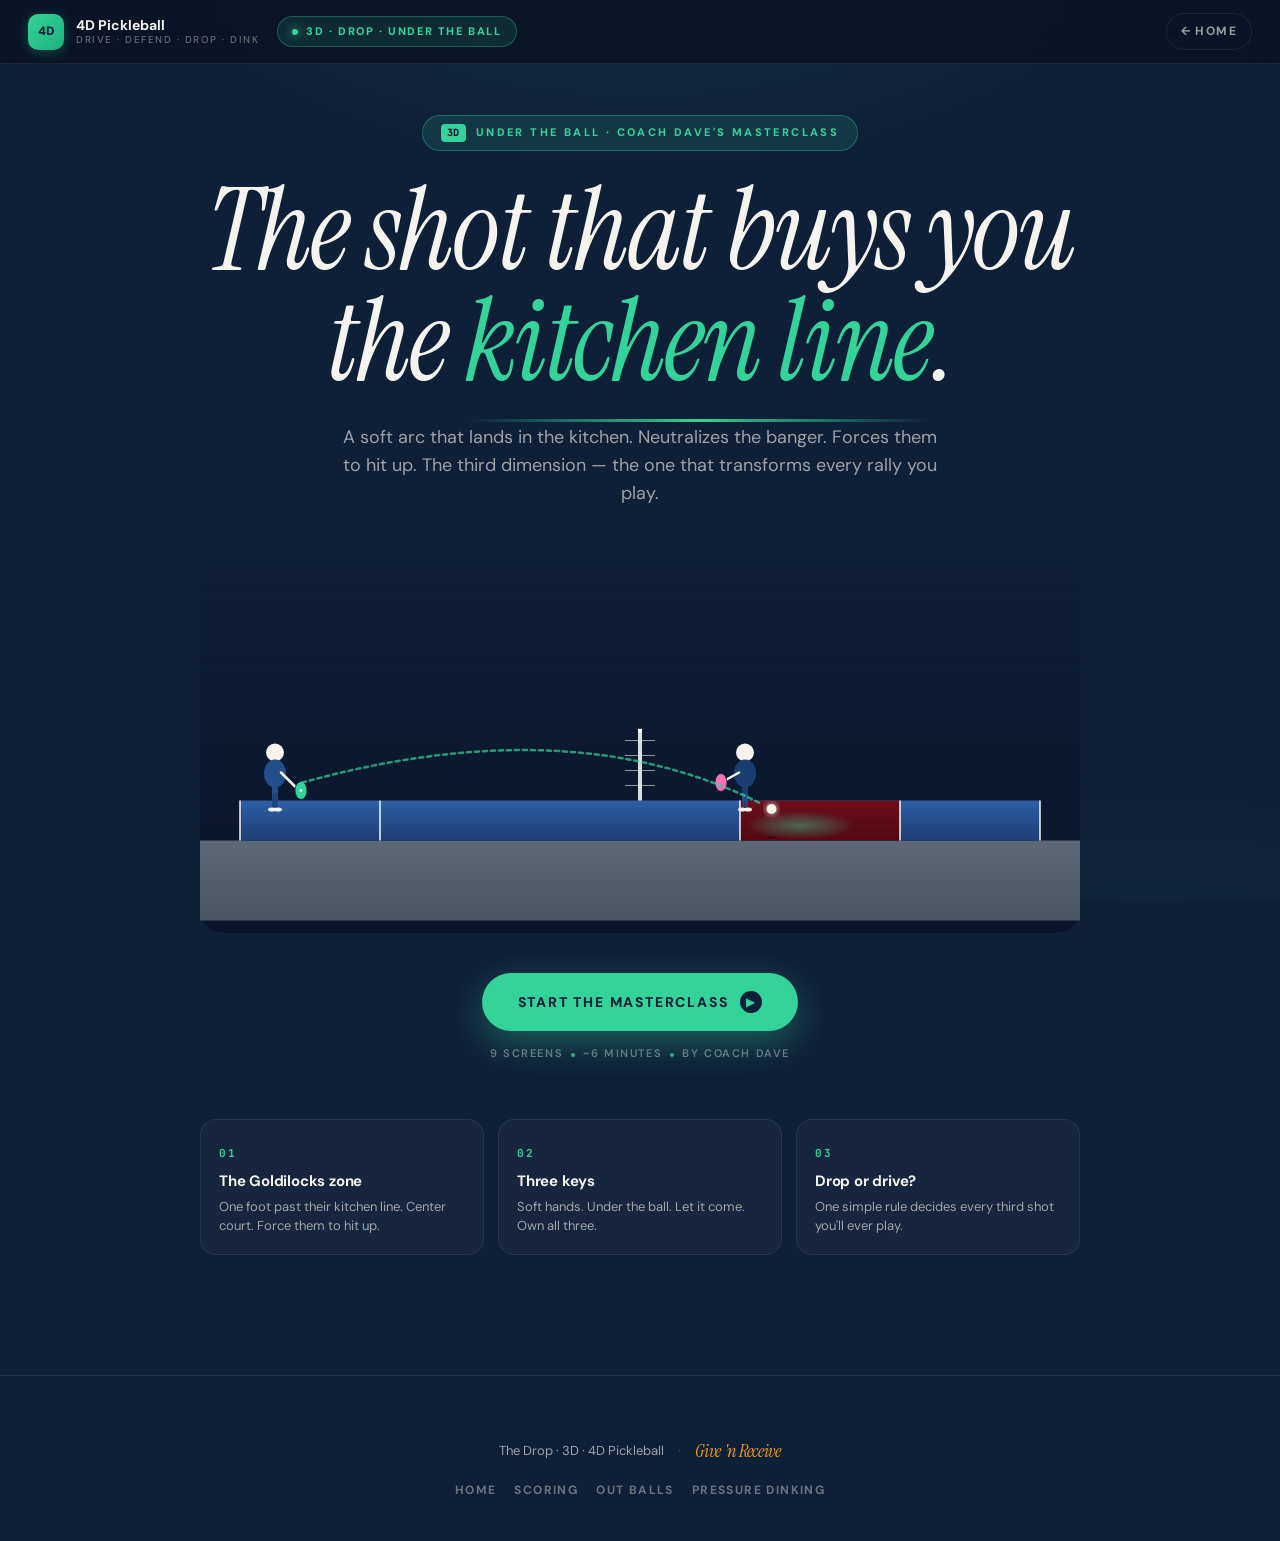
<file: drop/index.html>
<!DOCTYPE html>
<html lang="en">
<head>
<meta charset="UTF-8">
<meta name="viewport" content="width=device-width,initial-scale=1.0,viewport-fit=cover">
<meta name="theme-color" content="#0E1F38">
<meta name="apple-mobile-web-app-capable" content="yes">
<meta name="apple-mobile-web-app-status-bar-style" content="black-translucent">
<title>The Drop · 4D Pickleball — Under the Ball</title>
<meta name="description" content="The third dimension of pickleball. The shot that buys you the kitchen line. A soft arc that lands in the kitchen — neutralizes the banger, forces an up-hit, transforms the rally. Coach Dave's nine-screen masterclass.">
<meta property="og:title" content="The Drop · 4D Pickleball — Under the Ball">
<meta property="og:description" content="The shot that buys you the kitchen line. Soft arc. Lands in the kitchen. Forces them to hit up.">
<meta property="og:type" content="website">
<meta property="og:url" content="https://4dpickleball.com/drop/">
<link rel="icon" href="data:image/svg+xml,%3Csvg xmlns='http://www.w3.org/2000/svg' viewBox='0 0 100 100'%3E%3Crect width='100' height='100' rx='22' fill='%2334D399'/%3E%3Ctext x='50' y='68' font-family='Inter,Arial,sans-serif' font-size='56' font-weight='900' fill='%230E1F38' text-anchor='middle'%3E3D%3C/text%3E%3C/svg%3E">

<link rel="preconnect" href="https://fonts.googleapis.com">
<link rel="preconnect" href="https://fonts.gstatic.com" crossorigin>
<link rel="stylesheet" href="../4dp/tokens.css">

<style>
  /* ═══════════════════════════════════════════════════════════
     /drop/  — The 3D · Under-the-Ball masterclass.
     Dimension color = green (#34D399).  Always import tokens.css.
     Architecture:
       1. Trailer (the landing) — single hero, single CTA.
       2. The movie — 9-screen click-through interactive module.
       Per Dave's "click-through, not a wall" rule (2026-04-23).
     ═══════════════════════════════════════════════════════════ */

  /* The dimension cascade (every drop-styled element gets these) */
  :root {
    --dim:        var(--4dp-drop);          /* #34D399 */
    --dim-soft:   var(--4dp-drop-soft);
    --dim-glow:   var(--4dp-glow-drop);
    --dim-deeper: #1FB07F;
    --dim-fade:   rgba(52,211,153,.18);
    --dim-faint:  rgba(52,211,153,.08);
    --shadow-drop: 0 30px 90px rgba(52,211,153,.18);
  }
  *, *::before, *::after { box-sizing: border-box; -webkit-tap-highlight-color: transparent; margin: 0; padding: 0; }
  html, body { background: var(--4dp-ink); color: var(--4dp-text); }
  body {
    font-family: var(--4dp-font-body);
    font-size: var(--4dp-body);
    line-height: 1.6;
    -webkit-font-smoothing: antialiased;
    overscroll-behavior: none;
    background-color: var(--4dp-ink);
    background-image:
      radial-gradient(ellipse 70% 50% at 50% -10%, rgba(52,211,153,.10) 0%, transparent 60%),
      radial-gradient(ellipse 60% 40% at 90% 110%, rgba(52,211,153,.06) 0%, transparent 60%);
    background-attachment: fixed;
    min-height: 100vh;
  }

  a { color: inherit; text-decoration: none; }
  button { font: inherit; color: inherit; background: none; border: 0; cursor: pointer; }
  ::selection { background: var(--dim); color: var(--4dp-ink); }

  /* ── TOP NAV ── */
  .topnav {
    position: fixed; inset: 0 0 auto 0; height: 64px; z-index: 100;
    display: flex; align-items: center; gap: 18px;
    padding: 0 28px;
    background: rgba(10,18,37,.86);
    backdrop-filter: blur(18px); -webkit-backdrop-filter: blur(18px);
    border-bottom: 1px solid var(--4dp-hairline);
  }
  .topnav a.brand {
    display: inline-flex; align-items: center; gap: 12px; flex-shrink: 0;
  }
  .brand-mark {
    width: 36px; height: 36px; border-radius: 10px;
    background: linear-gradient(135deg, var(--dim), var(--dim-deeper));
    display: grid; place-items: center;
    font-family: var(--4dp-font-body); font-weight: 900; font-size: 12px; color: var(--4dp-ink);
    letter-spacing: 0.5px; box-shadow: 0 2px 12px rgba(52,211,153,.3);
  }
  .brand-text {
    font-weight: 700; font-size: 14px; color: var(--4dp-text);
    line-height: 1.15;
  }
  .brand-text small {
    display: block; font-weight: 500; font-size: 10px;
    color: var(--4dp-text-mute); letter-spacing: 1.5px; text-transform: uppercase;
    margin-top: 1px;
  }
  .topnav .spacer { flex: 1; }
  .topnav .nav-back {
    font-size: 12px; font-weight: 700; letter-spacing: 1.4px; text-transform: uppercase;
    color: var(--4dp-text-dim); padding: 8px 14px; border-radius: 999px;
    border: 1px solid var(--4dp-hairline); transition: all .25s var(--4dp-ease);
  }
  .topnav .nav-back:hover { color: var(--4dp-text); border-color: var(--4dp-hairline-s); background: rgba(255,255,255,.04); }
  .topnav .nav-pill {
    display: inline-flex; align-items: center; gap: 8px;
    font-size: 11px; font-weight: 800; letter-spacing: 1.6px; text-transform: uppercase;
    color: var(--dim); padding: 6px 14px; border-radius: 999px;
    background: var(--dim-soft); border: 1px solid color-mix(in srgb, var(--dim) 30%, transparent);
  }
  .topnav .nav-pill .dot { width: 6px; height: 6px; border-radius: 50%; background: var(--dim); box-shadow: 0 0 10px var(--dim); }
  @media (max-width: 620px) {
    .topnav { padding: 0 14px; gap: 10px; }
    .topnav .brand-text { display: none; }
    .topnav .nav-pill { font-size: 10px; padding: 5px 11px; letter-spacing: 1.2px; }
    .topnav .nav-back { font-size: 11px; padding: 7px 11px; }
  }

  /* ── MAIN ── */
  main { padding-top: 64px; }

  /* ═══════════════════════════════════════════════════════════
     SECTION 1 · TRAILER (the landing)
     One question. One hero. One CTA. Nothing more.
     ═══════════════════════════════════════════════════════════ */
  .trailer {
    position: relative;
    min-height: calc(100vh - 64px);
    min-height: calc(100dvh - 64px);
    padding: clamp(24px, 4vw, 56px) clamp(20px, 3vw, 40px) 80px;
    display: flex; flex-direction: column; align-items: center; justify-content: center;
    overflow: hidden;
  }
  .trailer-eyebrow {
    display: inline-flex; align-items: center; gap: 10px;
    padding: 8px 18px; border-radius: 999px;
    background: var(--dim-soft);
    border: 1px solid color-mix(in srgb, var(--dim) 35%, transparent);
    font-size: var(--4dp-micro); font-weight: 800; letter-spacing: 2.4px; text-transform: uppercase;
    color: var(--dim);
    margin-bottom: clamp(16px, 2.5vw, 24px);
    animation: fadeUp .9s var(--4dp-ease) .1s both;
  }
  .trailer-eyebrow .num {
    display: inline-block; min-width: 18px; height: 18px; padding: 0 6px;
    border-radius: 4px; background: var(--dim); color: var(--4dp-ink);
    font-family: var(--4dp-font-data); font-weight: 800; font-size: 10px; letter-spacing: 0.5px;
    display: inline-flex; align-items: center; justify-content: center;
  }

  .trailer h1 {
    font-family: var(--4dp-font-display); font-style: italic; font-weight: 400;
    font-size: clamp(48px, 9vw, 124px);
    line-height: 0.96; letter-spacing: -2px;
    text-align: center; max-width: 18ch;
    margin: 0 auto;
    color: var(--4dp-text);
    animation: fadeUp 1s var(--4dp-ease) .25s both;
  }
  .trailer h1 .accent { color: var(--dim); position: relative; }
  .trailer h1 .accent::after {
    content: ''; position: absolute; left: 0; right: 0; bottom: -6px;
    height: 3px; background: linear-gradient(90deg, transparent, var(--dim), transparent);
    border-radius: 2px;
    animation: drawLine 1.4s var(--4dp-ease) 1.1s both;
    transform-origin: left;
  }
  .trailer .subhead {
    margin: clamp(20px, 3vw, 28px) auto 0;
    max-width: 600px;
    font-size: clamp(15px, 1.6vw, 18px);
    line-height: 1.55; color: var(--4dp-text-dim);
    text-align: center;
    animation: fadeUp 1s var(--4dp-ease) .55s both;
  }

  /* The trailer animation — a soft arc drops into the kitchen.
     Looped, looping ball. Plays beneath the hero text. */
  .trailer-stage {
    width: min(880px, 96%); margin: clamp(28px, 4vw, 40px) auto 0;
    aspect-ratio: 16/7;
    position: relative;
    border-radius: var(--4dp-r-lg);
    background: linear-gradient(180deg, rgba(8,18,37,0.0) 0%, rgba(8,18,37,0.7) 100%);
    animation: fadeUp 1.1s var(--4dp-ease) .8s both;
  }
  .trailer-stage svg { width: 100%; height: 100%; display: block; overflow: visible; }

  .start-row {
    margin: clamp(28px, 3.5vw, 40px) auto 0;
    display: flex; flex-direction: column; align-items: center; gap: 14px;
    animation: fadeUp 1s var(--4dp-ease) 1.0s both;
  }
  .start-btn {
    display: inline-flex; align-items: center; gap: 12px;
    padding: 18px 36px; border-radius: 999px;
    background: var(--dim); color: var(--4dp-ink);
    font-family: var(--4dp-font-body); font-weight: 800; font-size: 14px;
    letter-spacing: 1.8px; text-transform: uppercase;
    box-shadow: 0 12px 36px rgba(52,211,153,.36), 0 0 0 0 rgba(52,211,153,0);
    transition: transform .25s var(--4dp-ease), box-shadow .35s var(--4dp-ease);
    position: relative;
  }
  .start-btn:hover { transform: translateY(-2px); box-shadow: 0 20px 60px rgba(52,211,153,.44); }
  .start-btn:active { transform: translateY(0); }
  .start-btn .arrow {
    width: 22px; height: 22px; border-radius: 50%;
    background: var(--4dp-ink); color: var(--dim);
    display: grid; place-items: center; font-size: 12px;
    transition: transform .25s var(--4dp-ease);
  }
  .start-btn:hover .arrow { transform: translateX(2px); }
  .start-meta {
    font-size: 11px; color: var(--4dp-text-mute);
    letter-spacing: 1.6px; text-transform: uppercase; font-weight: 600;
  }
  .start-meta .pip { display: inline-block; width: 4px; height: 4px; border-radius: 50%; background: var(--dim); margin: 0 8px; vertical-align: middle; opacity: .8; }

  /* Three trailer cards — *very* tight, just enough to set up the click-through */
  .trailer-cards {
    margin: clamp(36px, 5vw, 56px) auto 0;
    display: grid; grid-template-columns: repeat(3, 1fr); gap: 14px;
    width: min(880px, 96%);
    animation: fadeUp 1s var(--4dp-ease) 1.2s both;
  }
  .trailer-card {
    padding: 18px 18px 18px;
    background: rgba(245,243,238,.03);
    border: 1px solid var(--4dp-hairline);
    border-radius: var(--4dp-r-md);
    text-align: left;
    transition: border-color .25s var(--4dp-ease), background .25s var(--4dp-ease), transform .25s var(--4dp-ease);
  }
  .trailer-card:hover {
    border-color: color-mix(in srgb, var(--dim) 35%, transparent);
    background: rgba(52,211,153,.04);
    transform: translateY(-2px);
  }
  .trailer-card .num {
    display: inline-block; font-family: var(--4dp-font-data); font-weight: 700;
    font-size: 11px; color: var(--dim); letter-spacing: 1.6px;
    margin-bottom: 6px;
  }
  .trailer-card h4 {
    font-family: var(--4dp-font-body); font-weight: 700; font-size: 15px;
    color: var(--4dp-text); margin-bottom: 4px; letter-spacing: -0.2px;
  }
  .trailer-card p {
    font-size: 13px; color: var(--4dp-text-dim); line-height: 1.5;
  }
  @media (max-width: 720px) {
    .trailer-cards { grid-template-columns: 1fr; gap: 10px; }
  }

  /* ═══════════════════════════════════════════════════════════
     SECTION 2 · THE MODULE (click-through interactive)
     Full-screen overlay. Horizontal-snap screens. Each one its own world.
     ═══════════════════════════════════════════════════════════ */
  .module-overlay {
    position: fixed; inset: 0; z-index: 200;
    background: var(--4dp-ink);
    background-image:
      radial-gradient(ellipse 70% 50% at 50% 10%, rgba(52,211,153,.10) 0%, transparent 60%),
      radial-gradient(ellipse 60% 50% at 50% 100%, rgba(8,18,37,.95) 0%, transparent 60%);
    display: none;
    flex-direction: column;
  }
  .module-overlay.open { display: flex; animation: overlayFade .55s var(--4dp-ease); }

  /* Module top bar — kept minimal */
  .mod-top {
    position: relative; z-index: 5; flex-shrink: 0;
    display: flex; align-items: center; gap: 16px;
    padding: 16px clamp(16px, 3vw, 28px);
    border-bottom: 1px solid var(--4dp-hairline);
    background: rgba(10,18,37,.86);
    backdrop-filter: blur(20px);
  }
  .mod-top .pill {
    display: inline-flex; align-items: center; gap: 10px;
    padding: 6px 14px; border-radius: 999px;
    background: var(--dim-soft);
    border: 1px solid color-mix(in srgb, var(--dim) 30%, transparent);
    font-size: 10px; font-weight: 800; letter-spacing: 1.8px; text-transform: uppercase;
    color: var(--dim);
  }
  .mod-top .pill .d { width: 6px; height: 6px; border-radius: 50%; background: var(--dim); box-shadow: 0 0 10px var(--dim); }
  .mod-top .progress-track {
    flex: 1; height: 4px; border-radius: 2px;
    background: var(--4dp-hairline); position: relative; overflow: hidden;
  }
  .mod-top .progress-fill {
    position: absolute; left: 0; top: 0; bottom: 0;
    background: linear-gradient(90deg, var(--dim-deeper), var(--dim));
    box-shadow: 0 0 12px var(--dim);
    border-radius: 2px;
    width: 0%;
    transition: width .55s var(--4dp-ease);
  }
  .mod-top .step-label {
    font-family: var(--4dp-font-data); font-size: 11px; font-weight: 700;
    color: var(--4dp-text-dim); letter-spacing: 0.5px;
    min-width: 70px; text-align: right;
  }
  .mod-top .step-label .total { color: var(--4dp-text-faint); }
  .mod-top .close-btn {
    width: 36px; height: 36px; border-radius: 10px;
    border: 1px solid var(--4dp-hairline);
    color: var(--4dp-text-dim);
    display: grid; place-items: center;
    transition: all .2s var(--4dp-ease);
  }
  .mod-top .close-btn:hover { color: var(--4dp-text); border-color: var(--4dp-hairline-s); background: rgba(255,255,255,.04); }
  @media (max-width: 620px) {
    .mod-top { padding: 12px 14px; gap: 10px; }
    .mod-top .pill { font-size: 9px; padding: 5px 11px; letter-spacing: 1.4px; }
    .mod-top .step-label { min-width: 50px; font-size: 10px; }
    .mod-top .close-btn { width: 32px; height: 32px; }
  }

  /* The screens viewport — full bleed */
  .mod-viewport {
    flex: 1;
    position: relative; overflow: hidden;
    display: flex;
  }
  .mod-rail {
    display: flex; flex-direction: row; height: 100%; width: 100%;
    transition: transform .7s var(--4dp-ease);
    will-change: transform;
  }
  .screen {
    flex: 0 0 100%;
    height: 100%;
    overflow-y: auto; overflow-x: hidden;
    padding: clamp(28px, 4vw, 56px) clamp(20px, 4vw, 56px) 96px;
    display: flex; flex-direction: column; align-items: center;
    -webkit-overflow-scrolling: touch;
  }
  .screen-inner {
    width: 100%; max-width: 1080px;
    display: flex; flex-direction: column; align-items: center;
  }

  .screen-eyebrow {
    display: inline-flex; align-items: center; gap: 10px;
    font-size: var(--4dp-micro); font-weight: 800; letter-spacing: 2px; text-transform: uppercase;
    color: var(--dim);
    margin-bottom: 14px;
  }
  .screen-eyebrow .num {
    font-family: var(--4dp-font-data); font-weight: 800; font-size: 11px;
    padding: 2px 8px; border-radius: 5px; background: var(--dim-soft); color: var(--dim);
  }
  .screen h2 {
    font-family: var(--4dp-font-display); font-style: italic; font-weight: 400;
    font-size: clamp(36px, 5.6vw, 64px);
    line-height: 1.05; letter-spacing: -1.4px;
    text-align: center; max-width: 22ch; color: var(--4dp-text);
    margin-bottom: 16px;
  }
  .screen h2 .em { color: var(--dim); }
  .screen .lede {
    text-align: center; max-width: 640px; font-size: 17px;
    color: var(--4dp-text-dim); margin: 0 auto 28px; line-height: 1.55;
  }

  /* Screen-specific stage — generous, full-bleed feel */
  .stage {
    width: 100%; max-width: 980px;
    aspect-ratio: 16/9;
    border-radius: var(--4dp-r-lg);
    background:
      radial-gradient(ellipse 80% 60% at 50% 50%, rgba(52,211,153,0.04) 0%, transparent 70%),
      linear-gradient(180deg, rgba(245,243,238,.02) 0%, rgba(245,243,238,.0) 100%);
    border: 1px solid var(--4dp-hairline);
    position: relative; overflow: hidden;
    box-shadow: inset 0 0 0 1px rgba(255,255,255,.02), 0 30px 80px rgba(0,0,0,.42);
  }
  .stage svg { width: 100%; height: 100%; display: block; overflow: visible; }

  /* ── SVG style primitives ── */
  .court-surface { fill: url(#courtBlue); }
  .deck { fill: url(#deckSlate); }
  .kitchen { fill: url(#kitchenBurg); }
  .net { stroke: rgba(255,255,255,.95); stroke-width: 2.4; fill: none; }
  .net-tape { stroke: rgba(255,255,255,1); stroke-width: 3.2; fill: none; }
  .court-line { stroke: rgba(255,255,255,.85); stroke-width: 1.7; fill: none; vector-effect: non-scaling-stroke; }
  .ball { fill: #F5F3EE; stroke: rgba(0,0,0,.18); stroke-width: 0.5; }
  .ball-shadow { fill: rgba(0,0,0,.45); }
  .trail { fill: none; stroke-linecap: round; stroke-linejoin: round; }
  .trail-good { stroke: var(--dim); }
  .trail-bad { stroke: #F87171; }
  .trail-warn { stroke: #FBBF24; }

  /* Screen 2 — answer */
  .screen-row {
    width: 100%; display: grid; grid-template-columns: 1.1fr 1fr; gap: clamp(16px, 3vw, 36px);
    align-items: center; max-width: 1080px;
  }
  .screen-row .copy { display: flex; flex-direction: column; gap: 14px; }
  .screen-row .copy .pull {
    font-family: var(--4dp-font-display); font-style: italic; font-weight: 400;
    font-size: clamp(22px, 2.6vw, 30px); line-height: 1.25; color: var(--4dp-text); letter-spacing: -0.4px;
  }
  .screen-row .copy .pull .em { color: var(--dim); }
  .screen-row .copy p { font-size: 16px; line-height: 1.6; color: var(--4dp-text-dim); }
  .key-stat {
    display: flex; flex-wrap: wrap; gap: 14px; margin-top: 12px;
  }
  .key-stat .item {
    flex: 1; min-width: 120px;
    padding: 12px 14px;
    background: rgba(245,243,238,.03); border: 1px solid var(--4dp-hairline);
    border-radius: var(--4dp-r-md);
  }
  .key-stat .v { font-family: var(--4dp-font-data); font-weight: 700; font-size: 22px; color: var(--dim); letter-spacing: -0.4px; }
  .key-stat .l { font-size: 11px; color: var(--4dp-text-mute); letter-spacing: 1.4px; text-transform: uppercase; font-weight: 700; margin-top: 4px; }
  @media (max-width: 760px) {
    .screen-row { grid-template-columns: 1fr; }
  }

  /* Screen 3 — Goldilocks zones */
  .zone-grid {
    width: 100%; max-width: 980px;
    display: grid; grid-template-columns: 2fr 1fr; gap: clamp(16px, 3vw, 32px);
  }
  .zone-grid .legend { display: flex; flex-direction: column; gap: 10px; }
  .legend-item {
    display: flex; align-items: flex-start; gap: 12px;
    padding: 14px; border-radius: var(--4dp-r-md);
    border: 1px solid var(--4dp-hairline);
    background: rgba(245,243,238,.02);
  }
  .legend-item .swatch {
    width: 16px; height: 16px; border-radius: 4px; flex-shrink: 0; margin-top: 2px;
    box-shadow: inset 0 0 0 1px rgba(255,255,255,.18);
  }
  .legend-item.good { border-color: color-mix(in srgb, var(--dim) 40%, transparent); background: rgba(52,211,153,.06); }
  .legend-item.good .swatch { background: var(--dim); box-shadow: 0 0 12px var(--dim); }
  .legend-item.bad .swatch { background: #F87171; }
  .legend-item.warn .swatch { background: #FBBF24; }
  .legend-item h5 { font-family: var(--4dp-font-body); font-weight: 700; font-size: 13px; letter-spacing: -0.1px; }
  .legend-item p { font-size: 12px; color: var(--4dp-text-dim); margin-top: 2px; line-height: 1.5; }
  @media (max-width: 800px) {
    .zone-grid { grid-template-columns: 1fr; }
  }

  /* Screen 4 — three keys (sub-tabs) */
  .keys-tabs {
    display: inline-flex; padding: 4px; border-radius: 999px;
    background: rgba(10,18,37,.75); border: 1px solid var(--4dp-hairline);
    margin-bottom: 18px; gap: 4px; flex-wrap: wrap; justify-content: center;
  }
  .keys-tab {
    padding: 8px 18px; border-radius: 999px;
    font-size: 12px; font-weight: 700; letter-spacing: 1.4px; text-transform: uppercase;
    color: var(--4dp-text-dim);
    transition: all .25s var(--4dp-ease);
    display: inline-flex; align-items: center; gap: 8px;
  }
  .keys-tab .num {
    font-family: var(--4dp-font-data); font-size: 10px;
    width: 18px; height: 18px; border-radius: 4px;
    background: rgba(245,243,238,.08); display: grid; place-items: center; font-weight: 800;
  }
  .keys-tab.active { background: var(--dim); color: var(--4dp-ink); box-shadow: 0 4px 18px rgba(52,211,153,.35); }
  .keys-tab.active .num { background: rgba(14,31,56,.25); color: var(--4dp-ink); }
  .keys-tab:hover:not(.active) { background: rgba(245,243,238,.05); color: var(--4dp-text); }

  .keys-pane { width: 100%; display: none; animation: paneIn .5s var(--4dp-ease); }
  .keys-pane.active { display: block; }
  @keyframes paneIn { from { opacity: 0; transform: translateY(8px); } to { opacity: 1; transform: translateY(0); } }

  .keys-row {
    width: 100%; max-width: 980px;
    display: grid; grid-template-columns: 1.2fr 1fr; gap: clamp(16px, 3vw, 36px);
    align-items: center;
  }
  .keys-row .copy h3 {
    font-family: var(--4dp-font-display); font-style: italic; font-weight: 400;
    font-size: clamp(28px, 3.2vw, 40px); line-height: 1.05; letter-spacing: -0.6px;
    color: var(--4dp-text); margin-bottom: 8px;
  }
  .keys-row .copy h3 .em { color: var(--dim); }
  .keys-row .copy p { font-size: 16px; color: var(--4dp-text-dim); line-height: 1.6; }
  .keys-row .copy .cue {
    margin-top: 14px; padding: 12px 16px;
    background: var(--dim-soft); border: 1px solid color-mix(in srgb, var(--dim) 30%, transparent);
    border-left: 3px solid var(--dim); border-radius: 8px;
    font-size: 14px; color: var(--4dp-text); font-weight: 600;
  }
  .keys-row .copy .cue::before { content: '“'; color: var(--dim); font-family: var(--4dp-font-display); font-style: italic; font-size: 28px; line-height: 0; vertical-align: -10px; margin-right: 4px; }
  .keys-row .copy .cue::after { content: '”'; color: var(--dim); font-family: var(--4dp-font-display); font-style: italic; font-size: 28px; line-height: 0; vertical-align: -10px; margin-left: 4px; }

  .grip-pressure { padding: 24px; border: 1px solid var(--4dp-hairline); border-radius: var(--4dp-r-lg); background: rgba(245,243,238,.02); }
  .grip-pressure .pressure-meter { width: 100%; height: 14px; background: rgba(245,243,238,.08); border-radius: 999px; overflow: hidden; position: relative; }
  .grip-pressure .pressure-fill { position: absolute; left: 0; top: 0; bottom: 0; width: 30%; background: linear-gradient(90deg, var(--dim), var(--dim-deeper)); border-radius: 999px; transition: width .4s var(--4dp-ease), background .4s var(--4dp-ease); }
  .grip-pressure .pressure-fill.bad { background: linear-gradient(90deg, #FBBF24, #F87171); }
  .grip-pressure .scale { display: flex; justify-content: space-between; margin-top: 8px; font-family: var(--4dp-font-data); font-size: 10px; color: var(--4dp-text-mute); letter-spacing: 1px; }
  .grip-pressure .control { display: flex; align-items: center; gap: 14px; margin-top: 16px; }
  .grip-pressure .control input[type="range"] {
    flex: 1; -webkit-appearance: none; appearance: none;
    height: 4px; background: var(--4dp-hairline); border-radius: 2px;
  }
  .grip-pressure .control input[type="range"]::-webkit-slider-thumb {
    -webkit-appearance: none; appearance: none;
    width: 22px; height: 22px; border-radius: 50%;
    background: var(--dim); box-shadow: 0 0 0 4px rgba(52,211,153,.2), 0 0 14px var(--dim);
    cursor: grab; border: 0;
  }
  .grip-pressure .control input[type="range"]::-moz-range-thumb {
    width: 22px; height: 22px; border-radius: 50%;
    background: var(--dim); box-shadow: 0 0 0 4px rgba(52,211,153,.2), 0 0 14px var(--dim);
    cursor: grab; border: 0;
  }
  .grip-pressure .read {
    font-family: var(--4dp-font-data); font-size: 22px; font-weight: 800; color: var(--dim);
    min-width: 60px; text-align: right;
  }
  .grip-pressure .read.bad { color: #F87171; }
  .grip-pressure .verdict {
    margin-top: 14px;
    padding: 12px 14px; border-radius: 10px;
    background: rgba(52,211,153,.08); border: 1px solid color-mix(in srgb, var(--dim) 30%, transparent);
    font-size: 13px; color: var(--4dp-text); transition: all .35s var(--4dp-ease);
  }
  .grip-pressure .verdict.bad {
    background: rgba(248,113,113,.08);
    border-color: rgba(248,113,113,.4);
  }

  /* Paddle face angle slider stage */
  .paddle-angle-stage { padding: 0; }
  .paddle-angle-stage .controls {
    display: flex; flex-direction: column; gap: 16px; padding: 18px; border-top: 1px solid var(--4dp-hairline); background: rgba(245,243,238,.02);
  }
  .paddle-angle-stage .row { display: flex; align-items: center; gap: 14px; }
  .paddle-angle-stage .lbl { font-size: 11px; font-weight: 800; color: var(--4dp-text-dim); letter-spacing: 1.4px; text-transform: uppercase; min-width: 90px; }
  .paddle-angle-stage input[type="range"] {
    flex: 1; -webkit-appearance: none; appearance: none;
    height: 4px; background: var(--4dp-hairline); border-radius: 2px;
  }
  .paddle-angle-stage input[type="range"]::-webkit-slider-thumb {
    -webkit-appearance: none; appearance: none;
    width: 20px; height: 20px; border-radius: 50%;
    background: var(--dim); box-shadow: 0 0 0 4px rgba(52,211,153,.2), 0 0 12px var(--dim);
    cursor: grab; border: 0;
  }
  .paddle-angle-stage input[type="range"]::-moz-range-thumb {
    width: 20px; height: 20px; border-radius: 50%;
    background: var(--dim); box-shadow: 0 0 0 4px rgba(52,211,153,.2), 0 0 12px var(--dim);
    cursor: grab; border: 0;
  }
  .paddle-angle-stage .val { font-family: var(--4dp-font-data); font-size: 16px; font-weight: 800; color: var(--dim); min-width: 70px; text-align: right; }
  .paddle-angle-stage .verdict-row { display: flex; align-items: center; gap: 12px; }
  .paddle-angle-stage .v-pill {
    padding: 6px 12px; border-radius: 999px; font-size: 11px; font-weight: 800; letter-spacing: 1.4px; text-transform: uppercase;
  }
  .paddle-angle-stage .v-pill.good { background: var(--dim-soft); color: var(--dim); border: 1px solid color-mix(in srgb, var(--dim) 40%, transparent); }
  .paddle-angle-stage .v-pill.warn { background: rgba(251,191,36,.12); color: #FBBF24; border: 1px solid rgba(251,191,36,.4); }
  .paddle-angle-stage .v-pill.bad { background: rgba(248,113,113,.12); color: #F87171; border: 1px solid rgba(248,113,113,.4); }
  .paddle-angle-stage .v-text { font-size: 13px; color: var(--4dp-text-dim); flex: 1; }

  @media (max-width: 760px) {
    .keys-row { grid-template-columns: 1fr; }
  }

  /* Screen 5 — Drop or Drive */
  .decision-stage {
    width: 100%; max-width: 980px;
    display: grid; grid-template-columns: 1fr 1fr; gap: clamp(14px, 2vw, 24px);
  }
  .branch {
    padding: 22px;
    border-radius: var(--4dp-r-lg);
    background: rgba(245,243,238,.03);
    border: 1px solid var(--4dp-hairline);
    transition: all .3s var(--4dp-ease);
    cursor: pointer;
    position: relative;
    overflow: hidden;
  }
  .branch:hover { transform: translateY(-3px); box-shadow: 0 18px 40px rgba(0,0,0,.32); }
  .branch.drop { border-color: color-mix(in srgb, var(--dim) 35%, transparent); background: rgba(52,211,153,.05); }
  .branch.drop:hover { box-shadow: 0 18px 40px rgba(52,211,153,.22); border-color: color-mix(in srgb, var(--dim) 60%, transparent); }
  .branch.drive { border-color: rgba(244,114,182,.32); background: rgba(244,114,182,.04); }
  .branch.drive:hover { box-shadow: 0 18px 40px rgba(244,114,182,.18); border-color: rgba(244,114,182,.55); }
  .branch .label {
    display: inline-flex; align-items: center; gap: 8px;
    font-family: var(--4dp-font-data); font-size: 11px; font-weight: 800; letter-spacing: 1.6px; text-transform: uppercase;
    margin-bottom: 8px;
  }
  .branch.drop .label { color: var(--dim); }
  .branch.drive .label { color: #F472B6; }
  .branch h4 {
    font-family: var(--4dp-font-display); font-style: italic; font-weight: 400;
    font-size: clamp(24px, 3vw, 32px); line-height: 1.05; letter-spacing: -0.5px;
    color: var(--4dp-text);
    margin-bottom: 6px;
  }
  .branch .conditions {
    margin-top: 12px; display: flex; flex-direction: column; gap: 8px;
  }
  .branch .cond {
    display: flex; align-items: flex-start; gap: 10px;
    padding: 10px 12px; border-radius: 10px;
    background: rgba(0,0,0,.18);
    font-size: 13px; color: var(--4dp-text); line-height: 1.45;
  }
  .branch .cond .check {
    flex-shrink: 0; width: 18px; height: 18px; border-radius: 50%;
    display: grid; place-items: center; font-size: 10px; font-weight: 900;
    margin-top: 1px;
  }
  .branch.drop .cond .check { background: var(--dim); color: var(--4dp-ink); }
  .branch.drive .cond .check { background: #F472B6; color: var(--4dp-ink); }
  .branch .mini-stage {
    margin-top: 14px; aspect-ratio: 16/8;
    border-radius: var(--4dp-r-md); overflow: hidden;
    border: 1px solid var(--4dp-hairline);
    background: linear-gradient(180deg, rgba(0,0,0,.18), rgba(0,0,0,.06));
  }
  .branch .mini-stage svg { width: 100%; height: 100%; display: block; }

  .decision-question {
    width: 100%; max-width: 980px;
    text-align: center; margin-bottom: 14px;
    padding: 14px 18px;
    background: rgba(245,243,238,.03);
    border: 1px dashed var(--4dp-hairline-s); border-radius: 14px;
  }
  .decision-question .q {
    font-family: var(--4dp-font-display); font-style: italic; font-weight: 400;
    font-size: 22px; color: var(--4dp-text); letter-spacing: -0.4px;
  }
  .decision-question .q small {
    font-family: var(--4dp-font-body); font-style: normal; font-weight: 700;
    font-size: 11px; color: var(--4dp-text-mute); letter-spacing: 1.6px;
    display: block; text-transform: uppercase; margin-bottom: 4px;
  }
  @media (max-width: 760px) {
    .decision-stage { grid-template-columns: 1fr; }
  }

  /* Screen 6 — reset */
  .reset-pull {
    text-align: center; max-width: 700px; margin-bottom: 22px;
    font-family: var(--4dp-font-display); font-style: italic; font-weight: 400;
    font-size: clamp(22px, 2.4vw, 28px); line-height: 1.3; letter-spacing: -0.4px;
    color: var(--4dp-text-dim);
  }
  .reset-pull .em { color: var(--dim); }
  .reset-cues {
    width: 100%; max-width: 980px;
    margin-top: 24px;
    display: grid; grid-template-columns: repeat(4, 1fr); gap: 12px;
  }
  .reset-cue {
    padding: 16px;
    background: rgba(245,243,238,.02); border: 1px solid var(--4dp-hairline);
    border-radius: var(--4dp-r-md);
    transition: all .25s var(--4dp-ease);
  }
  .reset-cue:hover { border-color: color-mix(in srgb, var(--dim) 30%, transparent); background: rgba(52,211,153,.04); }
  .reset-cue .num {
    font-family: var(--4dp-font-data); font-size: 11px; font-weight: 800; color: var(--dim); letter-spacing: 1.6px;
    margin-bottom: 6px;
  }
  .reset-cue h5 {
    font-family: var(--4dp-font-body); font-weight: 700; font-size: 14px; color: var(--4dp-text);
    margin-bottom: 4px; letter-spacing: -0.1px;
  }
  .reset-cue p {
    font-size: 12px; color: var(--4dp-text-dim); line-height: 1.5;
  }
  @media (max-width: 760px) {
    .reset-cues { grid-template-columns: 1fr 1fr; }
  }
  @media (max-width: 480px) {
    .reset-cues { grid-template-columns: 1fr; }
  }

  /* Screen 7 — mistakes gallery */
  .mistake-grid {
    width: 100%; max-width: 1080px;
    display: grid; grid-template-columns: repeat(3, 1fr); gap: 16px;
  }
  .mistake-card {
    padding: 18px;
    background: rgba(245,243,238,.025); border: 1px solid var(--4dp-hairline);
    border-radius: var(--4dp-r-lg);
    display: flex; flex-direction: column; gap: 12px;
    transition: transform .3s var(--4dp-ease), border-color .3s var(--4dp-ease);
  }
  .mistake-card:hover { transform: translateY(-3px); border-color: rgba(248,113,113,.4); }
  .mistake-card .stage {
    aspect-ratio: 16/9; max-width: 100%;
    background: linear-gradient(180deg, rgba(0,0,0,.18), rgba(0,0,0,.06));
    border-radius: var(--4dp-r-md);
    border: 1px solid var(--4dp-hairline);
    overflow: hidden;
  }
  .mistake-card .tag {
    display: inline-flex; align-items: center; gap: 6px;
    font-size: 10px; font-weight: 800; letter-spacing: 1.6px; text-transform: uppercase;
    color: #F87171;
    padding: 4px 10px; border-radius: 999px;
    background: rgba(248,113,113,.1); border: 1px solid rgba(248,113,113,.32);
    width: fit-content;
  }
  .mistake-card h5 {
    font-family: var(--4dp-font-body); font-weight: 700; font-size: 16px;
    color: var(--4dp-text); letter-spacing: -0.2px;
  }
  .mistake-card p { font-size: 13px; color: var(--4dp-text-dim); line-height: 1.5; }
  .mistake-card .fix {
    padding: 10px 12px; border-radius: 8px;
    background: var(--dim-soft); border: 1px solid color-mix(in srgb, var(--dim) 30%, transparent);
    border-left: 3px solid var(--dim);
    font-size: 12px; color: var(--4dp-text);
    margin-top: 4px;
  }
  .mistake-card .fix .lbl {
    font-family: var(--4dp-font-data); font-size: 10px; font-weight: 800; color: var(--dim); letter-spacing: 1.6px;
    text-transform: uppercase; display: block; margin-bottom: 2px;
  }
  @media (max-width: 880px) {
    .mistake-grid { grid-template-columns: 1fr 1fr; }
  }
  @media (max-width: 560px) {
    .mistake-grid { grid-template-columns: 1fr; }
  }

  /* Screen 8 — drill */
  .drill-stage {
    width: 100%; max-width: 980px;
    display: grid; grid-template-columns: 1.4fr 1fr; gap: clamp(16px, 3vw, 28px);
    align-items: stretch;
  }
  .drill-court {
    aspect-ratio: 16/10;
    border-radius: var(--4dp-r-lg); overflow: hidden;
    border: 1px solid var(--4dp-hairline);
    background: linear-gradient(180deg, rgba(0,0,0,.2), rgba(0,0,0,.04));
    position: relative;
  }
  .drill-court svg { width: 100%; height: 100%; display: block; }
  .drill-panel {
    display: flex; flex-direction: column; justify-content: space-between;
    padding: 22px;
    background: rgba(245,243,238,.025); border: 1px solid var(--4dp-hairline);
    border-radius: var(--4dp-r-lg);
    gap: 16px;
  }
  .drill-counter {
    text-align: center; padding: 8px 0 16px; border-bottom: 1px dashed var(--4dp-hairline);
  }
  .drill-counter .big {
    font-family: var(--4dp-font-display); font-style: italic; font-weight: 400;
    font-size: clamp(60px, 9vw, 120px);
    line-height: 1; color: var(--dim); letter-spacing: -3px;
    transition: transform .12s ease;
  }
  .drill-counter .big.bump { transform: scale(1.06); }
  .drill-counter .of { font-size: 12px; color: var(--4dp-text-mute); letter-spacing: 1.8px; text-transform: uppercase; font-weight: 700; margin-top: -2px; }
  .drill-counter .label { font-family: var(--4dp-font-data); font-size: 12px; color: var(--4dp-text-dim); letter-spacing: 1px; margin-top: 6px; font-weight: 600; }

  .drill-levels { display: flex; flex-direction: column; gap: 8px; }
  .drill-level {
    display: flex; align-items: center; gap: 10px;
    padding: 10px 12px;
    background: rgba(0,0,0,.16); border-radius: 10px;
    border: 1px solid var(--4dp-hairline);
    transition: all .25s var(--4dp-ease);
  }
  .drill-level.active { border-color: color-mix(in srgb, var(--dim) 50%, transparent); background: rgba(52,211,153,.08); }
  .drill-level .pip {
    width: 24px; height: 24px; border-radius: 50%; flex-shrink: 0;
    display: grid; place-items: center;
    font-family: var(--4dp-font-data); font-weight: 900; font-size: 11px;
    background: rgba(245,243,238,.1); color: var(--4dp-text-dim);
  }
  .drill-level.active .pip { background: var(--dim); color: var(--4dp-ink); box-shadow: 0 0 12px var(--dim); }
  .drill-level .text { flex: 1; }
  .drill-level .name { font-size: 14px; font-weight: 700; color: var(--4dp-text); letter-spacing: -0.1px; }
  .drill-level .desc { font-size: 12px; color: var(--4dp-text-mute); margin-top: 1px; }
  .drill-level.done .pip { background: rgba(52,211,153,.4); color: var(--4dp-ink); }

  .drill-controls { display: flex; gap: 10px; }
  .drill-controls button {
    flex: 1; padding: 12px 16px; border-radius: 10px;
    background: var(--dim); color: var(--4dp-ink);
    font-weight: 800; font-size: 12px; letter-spacing: 1.6px; text-transform: uppercase;
    transition: all .2s var(--4dp-ease);
  }
  .drill-controls button.secondary {
    background: transparent; color: var(--4dp-text); border: 1px solid var(--4dp-hairline);
  }
  .drill-controls button:hover { transform: translateY(-1px); }
  .drill-controls button:active { transform: translateY(0); }

  @media (max-width: 800px) {
    .drill-stage { grid-template-columns: 1fr; }
  }

  /* Screen 9 — Up Next */
  .up-next-card {
    width: 100%; max-width: 760px;
    padding: clamp(28px, 4vw, 44px);
    background: linear-gradient(135deg, rgba(43,139,252,.08), rgba(52,211,153,.04));
    border: 1px solid color-mix(in srgb, var(--4dp-dink) 35%, transparent);
    border-radius: var(--4dp-r-lg);
    text-align: center;
    box-shadow: 0 30px 80px rgba(43,139,252,.18);
  }
  .up-next-card .label {
    display: inline-flex; align-items: center; gap: 8px;
    font-size: 11px; font-weight: 800; letter-spacing: 2.4px; text-transform: uppercase;
    color: var(--4dp-dink); margin-bottom: 14px;
  }
  .up-next-card .label .arr { font-size: 12px; }
  .up-next-card h3 {
    font-family: var(--4dp-font-display); font-style: italic; font-weight: 400;
    font-size: clamp(28px, 4vw, 42px); line-height: 1.1; letter-spacing: -0.8px;
    color: var(--4dp-text); margin-bottom: 12px;
  }
  .up-next-card .em { color: var(--4dp-dink); }
  .up-next-card p { font-size: 16px; color: var(--4dp-text-dim); max-width: 480px; margin: 0 auto 26px; }
  .up-next-card .cta {
    display: inline-flex; align-items: center; gap: 10px;
    padding: 16px 30px; border-radius: 999px;
    background: var(--4dp-dink); color: var(--4dp-ink);
    font-weight: 800; font-size: 13px; letter-spacing: 1.6px; text-transform: uppercase;
    box-shadow: 0 12px 36px rgba(43,139,252,.36);
    transition: transform .2s var(--4dp-ease), box-shadow .3s var(--4dp-ease);
  }
  .up-next-card .cta:hover { transform: translateY(-2px); box-shadow: 0 20px 60px rgba(43,139,252,.44); }
  .up-next-card .replay {
    display: block; margin-top: 14px;
    font-size: 11px; color: var(--4dp-text-mute); letter-spacing: 1.4px; text-transform: uppercase; font-weight: 700;
  }
  .up-next-card .replay span { color: var(--dim); cursor: pointer; }
  .up-next-card .replay span:hover { text-decoration: underline; }

  /* Earned banner — appears once when drill hits 100 */
  .earned {
    position: fixed; top: 84px; left: 50%; transform: translate(-50%, -10px);
    z-index: 250;
    padding: 12px 22px; border-radius: 999px;
    background: var(--gnr-gold-soft); color: var(--gnr-gold);
    border: 1px solid color-mix(in srgb, var(--gnr-gold) 50%, transparent);
    font-weight: 800; font-size: 12px; letter-spacing: 1.6px; text-transform: uppercase;
    box-shadow: var(--4dp-glow-gold);
    opacity: 0; pointer-events: none;
    transition: opacity .4s ease, transform .4s ease;
  }
  .earned.show { opacity: 1; transform: translate(-50%, 0); }
  .earned .ico { display: inline-block; margin-right: 6px; }

  /* Bottom nav (in module) */
  .mod-nav {
    flex-shrink: 0;
    display: flex; align-items: center; gap: 14px;
    padding: 16px clamp(16px, 3vw, 28px);
    background: rgba(10,18,37,.86);
    backdrop-filter: blur(20px);
    border-top: 1px solid var(--4dp-hairline);
  }
  .nav-arrow {
    width: 44px; height: 44px; border-radius: 12px;
    border: 1px solid var(--4dp-hairline);
    color: var(--4dp-text-dim);
    display: grid; place-items: center;
    transition: all .2s var(--4dp-ease);
    flex-shrink: 0;
  }
  .nav-arrow:hover { color: var(--4dp-text); border-color: var(--4dp-hairline-s); background: rgba(255,255,255,.04); }
  .nav-arrow:disabled { opacity: 0.3; cursor: not-allowed; }
  .nav-dots { flex: 1; display: flex; justify-content: center; gap: 8px; flex-wrap: wrap; }
  .nav-dot {
    width: 8px; height: 8px; border-radius: 50%; background: var(--4dp-hairline);
    transition: all .25s var(--4dp-ease);
    cursor: pointer;
  }
  .nav-dot.active { background: var(--dim); transform: scale(1.4); box-shadow: 0 0 10px var(--dim); }
  .nav-dot.visited { background: var(--4dp-text-faint); }
  .nav-dot:hover:not(.active) { background: var(--4dp-text-mute); }

  .nav-next {
    padding: 12px 22px; border-radius: 999px;
    background: var(--dim); color: var(--4dp-ink);
    font-weight: 800; font-size: 12px; letter-spacing: 1.6px; text-transform: uppercase;
    display: inline-flex; align-items: center; gap: 8px;
    transition: transform .2s var(--4dp-ease), box-shadow .3s var(--4dp-ease);
    flex-shrink: 0;
  }
  .nav-next:hover { transform: translateY(-1px); box-shadow: 0 8px 24px rgba(52,211,153,.36); }
  .nav-next .arr {
    width: 18px; height: 18px; border-radius: 50%;
    background: rgba(14,31,56,.25); color: var(--4dp-ink);
    display: grid; place-items: center; font-size: 10px;
  }
  .nav-next.dink { background: var(--4dp-dink); }
  .nav-next.dink:hover { box-shadow: 0 8px 24px rgba(43,139,252,.36); }

  @media (max-width: 620px) {
    .mod-nav { padding: 12px 14px; gap: 8px; }
    .nav-arrow { width: 40px; height: 40px; }
    .nav-next { padding: 10px 16px; font-size: 11px; }
  }

  /* Reduced motion */
  @media (prefers-reduced-motion: reduce) {
    .mod-rail { transition: none !important; }
    *, *::before, *::after { animation-duration: 0.001s !important; transition-duration: 0.05s !important; }
  }

  /* Animations */
  @keyframes fadeUp {
    from { opacity: 0; transform: translateY(16px); }
    to   { opacity: 1; transform: translateY(0); }
  }
  @keyframes overlayFade { from { opacity: 0; } to { opacity: 1; } }
  @keyframes drawLine { from { transform: scaleX(0); } to { transform: scaleX(1); } }
  @keyframes pulseGlow {
    0%, 100% { opacity: .55; }
    50% { opacity: 1; }
  }

  /* Footer */
  footer {
    padding: 60px clamp(20px, 3vw, 40px) 40px;
    text-align: center;
    border-top: 1px solid var(--4dp-hairline);
    margin-top: 40px;
  }
  footer .lockup {
    display: inline-flex; align-items: center; gap: 14px;
    color: var(--4dp-text-dim); font-size: 13px;
  }
  footer .lockup .parent {
    color: var(--gnr-gold); font-family: var(--4dp-font-display); font-style: italic;
    font-weight: 400; font-size: 18px; letter-spacing: -0.3px;
  }
  footer .links { margin-top: 16px; display: flex; gap: 18px; justify-content: center; flex-wrap: wrap; }
  footer .links a { font-size: 12px; color: var(--4dp-text-mute); letter-spacing: 1.4px; text-transform: uppercase; font-weight: 700; }
  footer .links a:hover { color: var(--dim); }

  /* Hide module overlay scrollbar artifacts — keep canvas clean */
  .screen::-webkit-scrollbar { width: 6px; }
  .screen::-webkit-scrollbar-track { background: transparent; }
  .screen::-webkit-scrollbar-thumb { background: var(--4dp-hairline); border-radius: 3px; }
  .screen::-webkit-scrollbar-thumb:hover { background: var(--4dp-hairline-s); }

  /* Body scroll lock when module open */
  body.mod-open { overflow: hidden; }
</style>
</head>
<body>

<nav class="topnav">
  <a class="brand" href="/">
    <span class="brand-mark">4D</span>
    <span class="brand-text">4D Pickleball<small>Drive · Defend · Drop · Dink</small></span>
  </a>
  <span class="nav-pill"><span class="dot"></span>3D · Drop · Under the Ball</span>
  <span class="spacer"></span>
  <a class="nav-back" href="/">← Home</a>
</nav>

<main>

  <!-- ═══════════════════════════════════════════════════════════
       SECTION 1 · TRAILER — the landing
       ═══════════════════════════════════════════════════════════ -->
  <section class="trailer">
    <span class="trailer-eyebrow">
      <span class="num">3D</span>
      Under the ball · Coach Dave's masterclass
    </span>

    <h1>The shot that buys you<br>the <span class="accent">kitchen line</span>.</h1>

    <p class="subhead">A soft arc that lands in the kitchen. Neutralizes the banger. Forces them to hit up. The third dimension &mdash; the one that transforms every rally you play.</p>

    <div class="trailer-stage" aria-label="Drop shot loop animation">
      <svg id="trailerSvg" viewBox="0 0 880 360" preserveAspectRatio="xMidYMid meet" xmlns="http://www.w3.org/2000/svg" role="img">
        <defs>
          <linearGradient id="tCourt" x1="0" x2="0" y1="0" y2="1">
            <stop offset="0" stop-color="#2D5FA8"/>
            <stop offset="1" stop-color="#1B3E72"/>
          </linearGradient>
          <linearGradient id="tDeck" x1="0" x2="0" y1="0" y2="1">
            <stop offset="0" stop-color="#5E6878"/>
            <stop offset="1" stop-color="#4A5462"/>
          </linearGradient>
          <linearGradient id="tKitchen" x1="0" x2="0" y1="0" y2="1">
            <stop offset="0" stop-color="#6B0F1A"/>
            <stop offset="1" stop-color="#52090F"/>
          </linearGradient>
          <radialGradient id="tGold" cx="50%" cy="50%" r="50%">
            <stop offset="0" stop-color="#34D399" stop-opacity="0.6"/>
            <stop offset="0.7" stop-color="#34D399" stop-opacity="0.2"/>
            <stop offset="1" stop-color="#34D399" stop-opacity="0"/>
          </radialGradient>
          <filter id="tGlow" x="-30%" y="-30%" width="160%" height="160%">
            <feGaussianBlur stdDeviation="3" result="blur"/>
            <feMerge><feMergeNode in="blur"/><feMergeNode in="SourceGraphic"/></feMerge>
          </filter>
        </defs>

        <!-- Deck -->
        <rect x="0" y="280" width="880" height="80" fill="url(#tDeck)"/>
        <!-- Court surface (side view; baseline left, opponent baseline right) -->
        <rect x="40" y="240" width="800" height="40" fill="url(#tCourt)"/>
        <!-- Kitchen on opponent side -->
        <rect x="540" y="240" width="160" height="40" fill="url(#tKitchen)"/>
        <!-- Player baseline at left, 60% court is opponent side from net -->
        <line x1="40"  y1="240" x2="40"  y2="280" class="court-line"/>
        <line x1="840" y1="240" x2="840" y2="280" class="court-line"/>
        <line x1="180" y1="240" x2="180" y2="280" class="court-line"/>
        <line x1="540" y1="240" x2="540" y2="280" class="court-line"/>
        <line x1="700" y1="240" x2="700" y2="280" class="court-line"/>

        <!-- Net (around x=440) -->
        <rect x="438" y="170" width="4" height="70" fill="rgba(255,255,255,.85)"/>
        <line x1="438" y1="170" x2="442" y2="170" class="net-tape"/>
        <line x1="425" y1="180" x2="455" y2="180" stroke="rgba(255,255,255,.55)" stroke-width="1"/>
        <line x1="425" y1="195" x2="455" y2="195" stroke="rgba(255,255,255,.55)" stroke-width="1"/>
        <line x1="425" y1="210" x2="455" y2="210" stroke="rgba(255,255,255,.55)" stroke-width="1"/>
        <line x1="425" y1="225" x2="455" y2="225" stroke="rgba(255,255,255,.55)" stroke-width="1"/>

        <!-- Goldilocks zone glow -->
        <ellipse id="tGoldEllipse" cx="600" cy="265" rx="55" ry="14" fill="url(#tGold)">
          <animate attributeName="opacity" values="0.4;0.9;0.4" dur="2.8s" repeatCount="indefinite"/>
        </ellipse>

        <!-- Player silhouette at baseline (left) -->
        <g id="tPlayer" transform="translate(75 178)">
          <rect x="-3" y="22" width="6" height="42" fill="#234E8C" rx="2"/>
          <circle cx="0" cy="14" r="9" fill="#F5F3EE"/>
          <ellipse cx="0" cy="35" rx="11" ry="14" fill="#234E8C"/>
          <rect x="-2.5" y="55" width="2" height="14" fill="#1B3E72"/>
          <rect x="0.5" y="55" width="2" height="14" fill="#1B3E72"/>
          <ellipse cx="-3" cy="71" rx="4" ry="2" fill="#F5F3EE"/>
          <ellipse cx="3" cy="71" rx="4" ry="2" fill="#F5F3EE"/>
          <!-- arm + paddle -->
          <line x1="6" y1="34" x2="22" y2="50" stroke="#F5F3EE" stroke-width="2.5" stroke-linecap="round"/>
          <ellipse cx="26" cy="52" rx="6" ry="9" fill="#34D399" stroke="#0E1F38" stroke-width="0.8"/>
          <circle cx="26" cy="52" r="1.4" fill="#F5F3EE"/>
        </g>

        <!-- Opponent silhouette at far kitchen line (around x=540) -->
        <g id="tOpp" transform="translate(545 178) scale(-1,1)">
          <rect x="-3" y="22" width="6" height="42" fill="#1B3E72" rx="2"/>
          <circle cx="0" cy="14" r="9" fill="#F5F3EE"/>
          <ellipse cx="0" cy="35" rx="11" ry="14" fill="#1B3E72"/>
          <rect x="-2.5" y="55" width="2" height="14" fill="#234E8C"/>
          <rect x="0.5" y="55" width="2" height="14" fill="#234E8C"/>
          <ellipse cx="-3" cy="71" rx="4" ry="2" fill="#F5F3EE"/>
          <ellipse cx="3" cy="71" rx="4" ry="2" fill="#F5F3EE"/>
          <line x1="6" y1="34" x2="20" y2="42" stroke="#F5F3EE" stroke-width="2.5" stroke-linecap="round"/>
          <ellipse cx="24" cy="44" rx="6" ry="9" fill="#F472B6" stroke="#0E1F38" stroke-width="0.8"/>
        </g>

        <!-- Animated trail -->
        <path id="tTrail" class="trail trail-good" stroke-width="2.5" stroke-dasharray="4 4" stroke-opacity="0.7"/>
        <!-- Animated ball -->
        <ellipse id="tBallShadow" class="ball-shadow" cx="100" cy="276" rx="4" ry="1.2" opacity="0"/>
        <circle id="tBall" class="ball" cx="100" cy="220" r="5" filter="url(#tGlow)"/>
      </svg>
    </div>

    <div class="start-row">
      <button class="start-btn" id="startBtn" type="button">
        <span>Start the masterclass</span>
        <span class="arrow">▶</span>
      </button>
      <span class="start-meta">9 screens<span class="pip"></span>~6 minutes<span class="pip"></span>by Coach Dave</span>
    </div>

    <div class="trailer-cards">
      <div class="trailer-card">
        <span class="num">01</span>
        <h4>The Goldilocks zone</h4>
        <p>One foot past their kitchen line. Center court. Force them to hit up.</p>
      </div>
      <div class="trailer-card">
        <span class="num">02</span>
        <h4>Three keys</h4>
        <p>Soft hands. Under the ball. Let it come. Own all three.</p>
      </div>
      <div class="trailer-card">
        <span class="num">03</span>
        <h4>Drop or drive?</h4>
        <p>One simple rule decides every third shot you'll ever play.</p>
      </div>
    </div>
  </section>

  <footer>
    <div class="lockup">
      <span>The Drop · 3D · 4D Pickleball</span>
      <span style="color:var(--4dp-text-faint)">·</span>
      <span class="parent">Give 'n Receive</span>
    </div>
    <nav class="links">
      <a href="/">Home</a>
      <a href="/scoring/">Scoring</a>
      <a href="/outballs/">Out Balls</a>
      <a href="/pressure-dinking/">Pressure Dinking</a>
    </nav>
  </footer>
</main>

<!-- ═══════════════════════════════════════════════════════════
     MODULE OVERLAY — the click-through
     ═══════════════════════════════════════════════════════════ -->
<div class="module-overlay" id="modOverlay" role="dialog" aria-label="The Drop masterclass" aria-modal="true">

  <header class="mod-top">
    <span class="pill"><span class="d"></span>The Drop · Masterclass</span>
    <div class="progress-track"><div class="progress-fill" id="progFill"></div></div>
    <span class="step-label"><span id="stepNum">1</span><span class="total">/9</span></span>
    <button class="close-btn" id="closeBtn" aria-label="Close masterclass">✕</button>
  </header>

  <div class="mod-viewport">
    <div class="mod-rail" id="modRail">

      <!-- ────────────────────────────────────────────────
           SCREEN 1 · The question (the hook)
           ──────────────────────────────────────────────── -->
      <section class="screen" id="s1" data-screen="1">
        <div class="screen-inner">
          <span class="screen-eyebrow"><span class="num">01</span>The setup</span>
          <h2>The banger is at the kitchen.<br>You're at the <span class="em">baseline</span>.</h2>
          <p class="lede">Their next ball is going to be hit at a hundred miles an hour. Aimed at your feet. Or your shoulder. Or the gap between you and your partner. <strong>What do you do?</strong></p>

          <div class="stage" id="stage-s1">
            <svg viewBox="0 0 980 540" preserveAspectRatio="xMidYMid meet" xmlns="http://www.w3.org/2000/svg">
              <defs>
                <linearGradient id="s1Court" x1="0" x2="0" y1="0" y2="1">
                  <stop offset="0" stop-color="#2D5FA8"/><stop offset="1" stop-color="#1B3E72"/>
                </linearGradient>
                <linearGradient id="s1Deck" x1="0" x2="0" y1="0" y2="1">
                  <stop offset="0" stop-color="#5E6878"/><stop offset="1" stop-color="#3F4854"/>
                </linearGradient>
                <linearGradient id="s1Kitchen" x1="0" x2="0" y1="0" y2="1">
                  <stop offset="0" stop-color="#6B0F1A"/><stop offset="1" stop-color="#52090F"/>
                </linearGradient>
                <filter id="s1Glow" x="-30%" y="-30%" width="160%" height="160%"><feGaussianBlur stdDeviation="2.4"/><feMerge><feMergeNode/><feMergeNode in="SourceGraphic"/></feMerge></filter>
                <filter id="s1RedGlow"><feGaussianBlur stdDeviation="3"/><feMerge><feMergeNode/><feMergeNode in="SourceGraphic"/></feMerge></filter>
              </defs>

              <!-- Deck + court + kitchen -->
              <rect x="0" y="380" width="980" height="160" fill="url(#s1Deck)"/>
              <rect x="40" y="320" width="900" height="60" fill="url(#s1Court)"/>
              <rect x="600" y="320" width="180" height="60" fill="url(#s1Kitchen)"/>

              <!-- Court lines -->
              <line x1="40"  y1="320" x2="40"  y2="380" class="court-line"/>
              <line x1="940" y1="320" x2="940" y2="380" class="court-line"/>
              <line x1="200" y1="320" x2="200" y2="380" class="court-line"/>
              <line x1="600" y1="320" x2="600" y2="380" class="court-line"/>
              <line x1="780" y1="320" x2="780" y2="380" class="court-line"/>

              <!-- Net at center -->
              <rect x="488" y="220" width="4" height="100" fill="rgba(255,255,255,.85)"/>
              <line x1="488" y1="220" x2="492" y2="220" class="net-tape"/>
              <g stroke="rgba(255,255,255,.5)" stroke-width="1">
                <line x1="475" y1="232" x2="505" y2="232"/>
                <line x1="475" y1="248" x2="505" y2="248"/>
                <line x1="475" y1="264" x2="505" y2="264"/>
                <line x1="475" y1="280" x2="505" y2="280"/>
                <line x1="475" y1="296" x2="505" y2="296"/>
              </g>

              <!-- Player at baseline left -->
              <g transform="translate(95 232)">
                <rect x="-4" y="30" width="8" height="56" fill="#234E8C" rx="2"/>
                <circle cx="0" cy="18" r="12" fill="#F5F3EE"/>
                <ellipse cx="0" cy="46" rx="14" ry="18" fill="#234E8C"/>
                <rect x="-3.5" y="74" width="3" height="18" fill="#1B3E72"/>
                <rect x="0.5" y="74" width="3" height="18" fill="#1B3E72"/>
                <ellipse cx="-4" cy="94" rx="5" ry="2.5" fill="#F5F3EE"/>
                <ellipse cx="4" cy="94" rx="5" ry="2.5" fill="#F5F3EE"/>
                <line x1="8" y1="44" x2="28" y2="64" stroke="#F5F3EE" stroke-width="3" stroke-linecap="round"/>
                <ellipse cx="34" cy="68" rx="8" ry="12" fill="#34D399" stroke="#0E1F38" stroke-width="1"/>
                <circle cx="34" cy="68" r="2" fill="#F5F3EE"/>
              </g>

              <!-- Banger at opponent kitchen line -->
              <g transform="translate(605 232) scale(-1,1)">
                <rect x="-4" y="30" width="8" height="56" fill="#1B3E72" rx="2"/>
                <circle cx="0" cy="18" r="12" fill="#F5F3EE"/>
                <ellipse cx="0" cy="46" rx="14" ry="18" fill="#1B3E72"/>
                <rect x="-3.5" y="74" width="3" height="18" fill="#234E8C"/>
                <rect x="0.5" y="74" width="3" height="18" fill="#234E8C"/>
                <ellipse cx="-4" cy="94" rx="5" ry="2.5" fill="#F5F3EE"/>
                <ellipse cx="4" cy="94" rx="5" ry="2.5" fill="#F5F3EE"/>
                <line x1="8" y1="42" x2="26" y2="38" stroke="#F5F3EE" stroke-width="3" stroke-linecap="round"/>
                <ellipse cx="32" cy="36" rx="8" ry="12" fill="#F472B6" stroke="#0E1F38" stroke-width="1"/>
                <text x="0" y="-12" fill="#F472B6" font-family="DM Sans" font-size="11" font-weight="800" text-anchor="middle" letter-spacing="2">BANGER</text>
              </g>

              <!-- Drive arrow -->
              <path id="s1Drive" d="M 580 270 Q 360 250 130 290" fill="none" stroke="#F87171" stroke-width="3" stroke-linecap="round" stroke-dasharray="0 0" filter="url(#s1RedGlow)" opacity="0">
                <animate attributeName="opacity" values="0;1" dur="0.5s" begin="1.0s" fill="freeze"/>
              </path>
              <polygon id="s1DriveArrow" points="130,290 142,283 142,297" fill="#F87171" opacity="0">
                <animate attributeName="opacity" values="0;1" dur="0.5s" begin="1.5s" fill="freeze"/>
              </polygon>
              <text x="350" y="240" fill="#F87171" font-family="DM Sans" font-size="14" font-weight="800" letter-spacing="1.5" text-anchor="middle" opacity="0">
                100 MPH AT YOUR FEET
                <animate attributeName="opacity" values="0;1" dur="0.6s" begin="2.0s" fill="freeze"/>
              </text>

              <!-- Question mark over player -->
              <g transform="translate(95 165)">
                <text font-family="Instrument Serif" font-style="italic" font-size="58" fill="#F5F3EE" text-anchor="middle" opacity="0">
                  ?
                  <animate attributeName="opacity" values="0;1;0.6;1" dur="2s" begin="2.6s" repeatCount="indefinite"/>
                </text>
              </g>

              <!-- Caption under court -->
              <text x="490" y="510" fill="rgba(245,243,238,.6)" font-family="DM Sans" font-size="13" font-weight="700" letter-spacing="2" text-anchor="middle">
                THE PROBLEM EVERY 3.5 PLAYER HAS
              </text>
            </svg>
          </div>
        </div>
      </section>

      <!-- ────────────────────────────────────────────────
           SCREEN 2 · The answer
           ──────────────────────────────────────────────── -->
      <section class="screen" id="s2" data-screen="2">
        <div class="screen-inner">
          <span class="screen-eyebrow"><span class="num">02</span>The answer</span>
          <h2>The drop. <span class="em">Soft arc</span>. Lands in their kitchen.</h2>
          <p class="lede">Don't trade pace. <strong>Take it away</strong>. The drop is a soft arcing shot from the baseline that lands one to two feet past your opponent's kitchen line. They have to hit up. The rally resets. You walk to the line.</p>

          <div class="screen-row">
            <div class="stage" id="stage-s2" style="aspect-ratio: 16/10;">
              <svg viewBox="0 0 980 600" preserveAspectRatio="xMidYMid meet" xmlns="http://www.w3.org/2000/svg">
                <defs>
                  <linearGradient id="s2Court" x1="0" x2="0" y1="0" y2="1">
                    <stop offset="0" stop-color="#2D5FA8"/><stop offset="1" stop-color="#1B3E72"/>
                  </linearGradient>
                  <linearGradient id="s2Deck" x1="0" x2="0" y1="0" y2="1">
                    <stop offset="0" stop-color="#5E6878"/><stop offset="1" stop-color="#3F4854"/>
                  </linearGradient>
                  <linearGradient id="s2Kitchen" x1="0" x2="0" y1="0" y2="1">
                    <stop offset="0" stop-color="#6B0F1A"/><stop offset="1" stop-color="#52090F"/>
                  </linearGradient>
                  <radialGradient id="s2Gold" cx="50%" cy="50%" r="50%">
                    <stop offset="0" stop-color="#34D399" stop-opacity="0.7"/>
                    <stop offset="0.6" stop-color="#34D399" stop-opacity="0.25"/>
                    <stop offset="1" stop-color="#34D399" stop-opacity="0"/>
                  </radialGradient>
                  <filter id="s2Glow"><feGaussianBlur stdDeviation="2.6"/><feMerge><feMergeNode/><feMergeNode in="SourceGraphic"/></feMerge></filter>
                </defs>
                <rect x="0" y="440" width="980" height="160" fill="url(#s2Deck)"/>
                <rect x="40" y="380" width="900" height="60" fill="url(#s2Court)"/>
                <rect x="600" y="380" width="180" height="60" fill="url(#s2Kitchen)"/>

                <line x1="40"  y1="380" x2="40"  y2="440" class="court-line"/>
                <line x1="940" y1="380" x2="940" y2="440" class="court-line"/>
                <line x1="200" y1="380" x2="200" y2="440" class="court-line"/>
                <line x1="600" y1="380" x2="600" y2="440" class="court-line"/>
                <line x1="780" y1="380" x2="780" y2="440" class="court-line"/>

                <!-- Net -->
                <rect x="488" y="240" width="4" height="140" fill="rgba(255,255,255,.85)"/>
                <line x1="488" y1="240" x2="492" y2="240" class="net-tape"/>
                <g stroke="rgba(255,255,255,.5)" stroke-width="1">
                  <line x1="475" y1="252" x2="505" y2="252"/>
                  <line x1="475" y1="268" x2="505" y2="268"/>
                  <line x1="475" y1="284" x2="505" y2="284"/>
                  <line x1="475" y1="300" x2="505" y2="300"/>
                  <line x1="475" y1="316" x2="505" y2="316"/>
                  <line x1="475" y1="332" x2="505" y2="332"/>
                  <line x1="475" y1="348" x2="505" y2="348"/>
                  <line x1="475" y1="364" x2="505" y2="364"/>
                </g>

                <!-- Goldilocks pulsing zone -->
                <ellipse cx="690" cy="408" rx="60" ry="14" fill="url(#s2Gold)">
                  <animate attributeName="opacity" values="0.5;1;0.5" dur="2.6s" repeatCount="indefinite"/>
                </ellipse>

                <!-- Trail (animated drop arc) -->
                <path id="s2Trail" d="" class="trail trail-good" stroke-width="3" stroke-dasharray="6 4" opacity="0.6"/>

                <!-- Player baseline -->
                <g transform="translate(95 292)">
                  <rect x="-4" y="30" width="8" height="56" fill="#234E8C" rx="2"/>
                  <circle cx="0" cy="18" r="12" fill="#F5F3EE"/>
                  <ellipse cx="0" cy="46" rx="14" ry="18" fill="#234E8C"/>
                  <rect x="-3.5" y="74" width="3" height="18" fill="#1B3E72"/>
                  <rect x="0.5" y="74" width="3" height="18" fill="#1B3E72"/>
                  <ellipse cx="-4" cy="94" rx="5" ry="2.5" fill="#F5F3EE"/>
                  <ellipse cx="4" cy="94" rx="5" ry="2.5" fill="#F5F3EE"/>
                  <line x1="8" y1="44" x2="32" y2="58" stroke="#F5F3EE" stroke-width="3" stroke-linecap="round"/>
                  <ellipse cx="38" cy="62" rx="8" ry="12" fill="#34D399" stroke="#0E1F38" stroke-width="1" transform="rotate(-22 38 62)"/>
                  <circle cx="38" cy="62" r="2" fill="#F5F3EE"/>
                </g>

                <!-- Opponent at far kitchen -->
                <g transform="translate(605 292) scale(-1,1)">
                  <rect x="-4" y="30" width="8" height="56" fill="#1B3E72" rx="2"/>
                  <circle cx="0" cy="18" r="12" fill="#F5F3EE"/>
                  <ellipse cx="0" cy="46" rx="14" ry="18" fill="#1B3E72"/>
                  <rect x="-3.5" y="74" width="3" height="18" fill="#234E8C"/>
                  <rect x="0.5" y="74" width="3" height="18" fill="#234E8C"/>
                  <ellipse cx="-4" cy="94" rx="5" ry="2.5" fill="#F5F3EE"/>
                  <ellipse cx="4" cy="94" rx="5" ry="2.5" fill="#F5F3EE"/>
                  <line x1="8" y1="42" x2="22" y2="48" stroke="#F5F3EE" stroke-width="3" stroke-linecap="round"/>
                  <ellipse cx="28" cy="48" rx="8" ry="12" fill="#F472B6" stroke="#0E1F38" stroke-width="1"/>
                </g>

                <!-- Ball -->
                <ellipse id="s2BallShadow" class="ball-shadow" cx="135" cy="438" rx="5" ry="1.5" opacity="0"/>
                <circle id="s2Ball" class="ball" cx="135" cy="320" r="6" filter="url(#s2Glow)"/>

                <!-- Annotation: peak -->
                <text id="s2Peak" x="500" y="220" fill="#34D399" font-family="DM Sans" font-size="12" font-weight="800" letter-spacing="1.6" text-anchor="middle" opacity="0">
                  PEAK BEFORE THE NET
                </text>
                <!-- Annotation: landing -->
                <text id="s2Land" x="690" y="430" fill="#34D399" font-family="DM Sans" font-size="12" font-weight="800" letter-spacing="1.6" text-anchor="middle" opacity="0">
                  GOLDILOCKS
                </text>
              </svg>
            </div>

            <div class="copy">
              <p class="pull">Don't trade pace. <span class="em">Take it away.</span></p>
              <p>A soft arc. Peaks <strong>before</strong> the net. Drops down into the kitchen at the lowest possible angle. There is no good answer for an opponent &mdash; the ball is below the net when they meet it. They have to hit <em>up</em>. And up-balls you can attack.</p>
              <div class="key-stat">
                <div class="item">
                  <div class="v">~6 ft</div>
                  <div class="l">Peak height</div>
                </div>
                <div class="item">
                  <div class="v">1&ndash;2 ft</div>
                  <div class="l">Past kitchen line</div>
                </div>
                <div class="item">
                  <div class="v">15 mph</div>
                  <div class="l">Contact speed</div>
                </div>
              </div>
            </div>
          </div>
        </div>
      </section>

      <!-- ────────────────────────────────────────────────
           SCREEN 3 · Goldilocks zone (top-down)
           ──────────────────────────────────────────────── -->
      <section class="screen" id="s3" data-screen="3">
        <div class="screen-inner">
          <span class="screen-eyebrow"><span class="num">03</span>The target</span>
          <h2>Land it <span class="em">here</span>.<br>Nowhere else.</h2>
          <p class="lede">There's a one-foot wide stripe of court that's <strong>perfect</strong>. It's just past their kitchen line, in the middle. Land your drop there and the rally is yours.</p>

          <div class="zone-grid">
            <div class="stage" id="stage-s3" style="aspect-ratio: 9/12;">
              <svg viewBox="0 0 480 640" preserveAspectRatio="xMidYMid meet" xmlns="http://www.w3.org/2000/svg">
                <defs>
                  <radialGradient id="s3CourtR" cx="50%" cy="50%" r="60%">
                    <stop offset="0" stop-color="#2D5FA8"/>
                    <stop offset="0.7" stop-color="#234E8C"/>
                    <stop offset="1" stop-color="#1B3E72"/>
                  </radialGradient>
                  <linearGradient id="s3Deck" x1="0" x2="1" y1="0" y2="0">
                    <stop offset="0" stop-color="#3F4854"/><stop offset="0.5" stop-color="#5E6878"/><stop offset="1" stop-color="#3F4854"/>
                  </linearGradient>
                  <linearGradient id="s3Kitchen" x1="0" x2="0" y1="0" y2="1">
                    <stop offset="0" stop-color="#6B0F1A"/><stop offset="1" stop-color="#52090F"/>
                  </linearGradient>
                  <radialGradient id="s3SafeGlow" cx="50%" cy="50%" r="50%">
                    <stop offset="0" stop-color="#34D399" stop-opacity="0.6"/>
                    <stop offset="0.5" stop-color="#34D399" stop-opacity="0.25"/>
                    <stop offset="1" stop-color="#34D399" stop-opacity="0"/>
                  </radialGradient>
                  <pattern id="s3Hash" patternUnits="userSpaceOnUse" width="6" height="6" patternTransform="rotate(45)">
                    <line x1="0" y1="0" x2="0" y2="6" stroke="#F87171" stroke-width="1.5" opacity="0.4"/>
                  </pattern>
                </defs>

                <!-- Surround deck -->
                <rect width="480" height="640" fill="url(#s3Deck)"/>

                <!-- Court -->
                <rect x="60" y="40" width="360" height="560" fill="url(#s3CourtR)"/>

                <!-- Kitchen (opponent side, top) -->
                <rect x="60" y="180" width="360" height="120" fill="url(#s3Kitchen)" opacity="0.95"/>
                <!-- Net at center (480 vertical court, midline = 320) -->
                <rect x="60" y="318" width="360" height="4" fill="rgba(255,255,255,.92)"/>

                <!-- Court lines -->
                <rect x="60" y="40" width="360" height="560" stroke="rgba(255,255,255,.85)" stroke-width="2" fill="none"/>
                <line x1="60" y1="180" x2="420" y2="180" stroke="rgba(255,255,255,.92)" stroke-width="2"/>
                <line x1="60" y1="460" x2="420" y2="460" stroke="rgba(255,255,255,.92)" stroke-width="2"/>
                <line x1="240" y1="40" x2="240" y2="180" stroke="rgba(255,255,255,.85)" stroke-width="1.5"/>
                <line x1="240" y1="460" x2="240" y2="600" stroke="rgba(255,255,255,.85)" stroke-width="1.5"/>

                <!-- "Too short" zone — in their kitchen -->
                <rect x="100" y="200" width="280" height="60" fill="url(#s3Hash)"/>
                <text x="240" y="235" fill="#F87171" font-family="DM Sans" font-size="12" font-weight="800" letter-spacing="1.4" text-anchor="middle">TOO SHORT &mdash; SITS UP</text>

                <!-- Safe zone — 1-2 ft past kitchen line, center -->
                <ellipse cx="240" cy="160" rx="120" ry="22" fill="url(#s3SafeGlow)">
                  <animate attributeName="opacity" values="0.6;1;0.6" dur="2.4s" repeatCount="indefinite"/>
                </ellipse>
                <ellipse cx="240" cy="160" rx="120" ry="22" fill="none" stroke="#34D399" stroke-width="2" stroke-dasharray="6 4" opacity="0.85"/>
                <text x="240" y="138" fill="#34D399" font-family="DM Sans" font-size="13" font-weight="900" letter-spacing="2.4" text-anchor="middle">GOLDILOCKS &mdash; LAND HERE</text>
                <text x="240" y="167" fill="#34D399" font-family="DM Sans" font-size="11" font-weight="700" letter-spacing="1.2" text-anchor="middle">1&ndash;2 ft past their kitchen line</text>

                <!-- "Too deep" — in opponent service zone -->
                <rect x="100" y="60" width="280" height="60" fill="url(#s3Hash)"/>
                <text x="240" y="95" fill="#F87171" font-family="DM Sans" font-size="12" font-weight="800" letter-spacing="1.4" text-anchor="middle">TOO DEEP &mdash; ANOTHER DRIVE</text>

                <!-- Player at our baseline -->
                <g transform="translate(220 568)">
                  <circle cx="0" cy="0" r="8" fill="#34D399" stroke="#0E1F38" stroke-width="1.5"/>
                  <text x="0" y="3" fill="#0E1F38" font-family="DM Sans" font-size="9" font-weight="900" text-anchor="middle">YOU</text>
                </g>

                <!-- Opponents at their kitchen -->
                <g transform="translate(160 200)">
                  <circle cx="0" cy="0" r="8" fill="#F472B6" stroke="#0E1F38" stroke-width="1.5"/>
                </g>
                <g transform="translate(320 200)">
                  <circle cx="0" cy="0" r="8" fill="#F472B6" stroke="#0E1F38" stroke-width="1.5"/>
                </g>

                <!-- Drop arc (top-down trail from player to safe zone) -->
                <path d="M 240 568 Q 240 360 240 160" fill="none" stroke="#34D399" stroke-width="2" stroke-dasharray="4 5" opacity="0.5"/>
                <circle cx="240" cy="160" r="4" fill="#34D399"/>
                <circle cx="240" cy="160" r="9" fill="none" stroke="#34D399" stroke-width="1.5" opacity="0.6">
                  <animate attributeName="r" values="9;18;9" dur="1.8s" repeatCount="indefinite"/>
                  <animate attributeName="opacity" values="0.6;0;0.6" dur="1.8s" repeatCount="indefinite"/>
                </circle>

                <!-- Compass: Net label -->
                <text x="35" y="324" fill="rgba(245,243,238,.5)" font-family="DM Sans" font-size="9" font-weight="700" letter-spacing="1" text-anchor="middle" transform="rotate(-90 35 324)">— NET —</text>
              </svg>
            </div>

            <div class="legend">
              <div class="legend-item good">
                <div class="swatch"></div>
                <div>
                  <h5>The Goldilocks zone</h5>
                  <p>One to two feet past their kitchen line, center court. Forces a low contact &mdash; they have to hit up.</p>
                </div>
              </div>
              <div class="legend-item bad">
                <div class="swatch"></div>
                <div>
                  <h5>Too short &mdash; in the kitchen</h5>
                  <p>The ball sits up. They reach in and put it away. <strong>The worst possible drop.</strong></p>
                </div>
              </div>
              <div class="legend-item bad">
                <div class="swatch"></div>
                <div>
                  <h5>Too deep &mdash; past the kitchen</h5>
                  <p>You gave them another drive. They're at the line. You're still at the baseline. Disaster.</p>
                </div>
              </div>
              <div class="legend-item warn">
                <div class="swatch"></div>
                <div>
                  <h5>Too high &mdash; the pop-up</h5>
                  <p>Even if it lands in the right spot, a high-bouncing ball gets attacked. Apex must peak <em>before</em> the net.</p>
                </div>
              </div>
            </div>
          </div>
        </div>
      </section>

      <!-- ────────────────────────────────────────────────
           SCREEN 4 · The three keys
           ──────────────────────────────────────────────── -->
      <section class="screen" id="s4" data-screen="4">
        <div class="screen-inner">
          <span class="screen-eyebrow"><span class="num">04</span>The mechanics</span>
          <h2>Three keys.<br>Get all <span class="em">three</span>.</h2>
          <p class="lede">Soft hands. Under the ball. Let it come. Miss any one of them and the drop pops up. Get all three and the ball lands in the green every single time.</p>

          <div class="keys-tabs" role="tablist" aria-label="Three keys to the drop">
            <button class="keys-tab active" role="tab" data-key="0"><span class="num">1</span>Soft hands</button>
            <button class="keys-tab" role="tab" data-key="1"><span class="num">2</span>Under the ball</button>
            <button class="keys-tab" role="tab" data-key="2"><span class="num">3</span>Let it come</button>
          </div>

          <!-- KEY 1 · Soft hands — interactive grip pressure -->
          <div class="keys-pane active" data-key="0">
            <div class="keys-row">
              <div class="grip-pressure">
                <div style="font-size:12px; color:var(--4dp-text-mute); letter-spacing:1.6px; text-transform:uppercase; font-weight:800; margin-bottom:14px;">Grip pressure</div>

                <div class="pressure-meter">
                  <div class="pressure-fill" id="pressureFill"></div>
                </div>
                <div class="scale">
                  <span>RELAXED · 1</span>
                  <span>3 · TARGET</span>
                  <span>WHITE-KNUCKLE · 10</span>
                </div>

                <div class="control">
                  <input type="range" id="pressureSlider" min="1" max="10" value="3" step="1">
                  <div class="read" id="pressureRead">3</div>
                </div>

                <div class="verdict" id="pressureVerdict">
                  Your fingers are barely wrapped. The paddle absorbs the ball instead of pushing it. <strong>Soft.</strong>
                </div>
              </div>

              <div class="copy">
                <h3>Hold the paddle <span class="em">like a baby bird</span>.</h3>
                <p>The single biggest pop-up cause: a death grip. Tight hands transfer energy <em>back</em> to the ball. Soft hands absorb it, and the ball drops dead. Sarah Ansboury says <strong>3 out of 10</strong>. Tyler Loong says: if your knuckles are white, your drop is dead.</p>
                <div class="cue">If you can feel the ball compress on the paddle face, you've got it right.</div>
              </div>
            </div>
          </div>

          <!-- KEY 2 · Under the ball — paddle face slider -->
          <div class="keys-pane" data-key="1">
            <div class="keys-row">
              <div class="paddle-angle-stage">
                <div class="stage" style="border-radius: 0; border-bottom: 0; aspect-ratio: 16/10;">
                  <svg id="paddleSvg" viewBox="0 0 600 380" preserveAspectRatio="xMidYMid meet" xmlns="http://www.w3.org/2000/svg">
                    <defs>
                      <linearGradient id="paddleCourt" x1="0" x2="0" y1="0" y2="1">
                        <stop offset="0" stop-color="#2D5FA8"/><stop offset="1" stop-color="#1B3E72"/>
                      </linearGradient>
                      <linearGradient id="paddleDeck" x1="0" x2="0" y1="0" y2="1">
                        <stop offset="0" stop-color="#5E6878"/><stop offset="1" stop-color="#3F4854"/>
                      </linearGradient>
                      <linearGradient id="paddleKitchen" x1="0" x2="0" y1="0" y2="1">
                        <stop offset="0" stop-color="#6B0F1A"/><stop offset="1" stop-color="#52090F"/>
                      </linearGradient>
                      <radialGradient id="paddleSafe" cx="50%" cy="50%" r="50%">
                        <stop offset="0" stop-color="#34D399" stop-opacity="0.5"/>
                        <stop offset="1" stop-color="#34D399" stop-opacity="0"/>
                      </radialGradient>
                      <filter id="paddleGlow"><feGaussianBlur stdDeviation="2.4"/><feMerge><feMergeNode/><feMergeNode in="SourceGraphic"/></feMerge></filter>
                    </defs>
                    <rect x="0" y="280" width="600" height="100" fill="url(#paddleDeck)"/>
                    <rect x="20" y="240" width="560" height="40" fill="url(#paddleCourt)"/>
                    <rect x="380" y="240" width="120" height="40" fill="url(#paddleKitchen)"/>

                    <line x1="20"  y1="240" x2="20"  y2="280" class="court-line"/>
                    <line x1="580" y1="240" x2="580" y2="280" class="court-line"/>
                    <line x1="380" y1="240" x2="380" y2="280" class="court-line"/>
                    <line x1="500" y1="240" x2="500" y2="280" class="court-line"/>

                    <!-- Net -->
                    <rect x="296" y="170" width="4" height="70" fill="rgba(255,255,255,.85)"/>
                    <line x1="296" y1="170" x2="300" y2="170" class="net-tape"/>

                    <!-- Goldilocks ellipse target -->
                    <ellipse cx="430" cy="265" rx="42" ry="9" fill="url(#paddleSafe)">
                      <animate attributeName="opacity" values="0.5;0.9;0.5" dur="2s" repeatCount="indefinite"/>
                    </ellipse>

                    <!-- Player at left baseline (close-up paddle) -->
                    <g id="paddlePlayer" transform="translate(60 178)">
                      <rect x="-3" y="22" width="6" height="42" fill="#234E8C" rx="2"/>
                      <circle cx="0" cy="14" r="9" fill="#F5F3EE"/>
                      <ellipse cx="0" cy="35" rx="11" ry="14" fill="#234E8C"/>
                      <rect x="-2.5" y="55" width="2" height="14" fill="#1B3E72"/>
                      <rect x="0.5" y="55" width="2" height="14" fill="#1B3E72"/>
                      <ellipse cx="-3" cy="71" rx="4" ry="2" fill="#F5F3EE"/>
                      <ellipse cx="3" cy="71" rx="4" ry="2" fill="#F5F3EE"/>
                      <line x1="6" y1="34" x2="22" y2="50" stroke="#F5F3EE" stroke-width="2.5" stroke-linecap="round"/>
                      <!-- The paddle (rotates with slider) -->
                      <g id="paddleFace" transform="rotate(-22 26 52)">
                        <ellipse cx="26" cy="52" rx="6" ry="9" fill="#34D399" stroke="#0E1F38" stroke-width="0.8"/>
                        <circle cx="26" cy="52" r="1.4" fill="#F5F3EE"/>
                      </g>
                    </g>

                    <!-- Trajectory path -->
                    <path id="paddleTraj" d="" fill="none" stroke="#34D399" stroke-width="2.5" stroke-linecap="round" stroke-dasharray="5 4" opacity="0.85" filter="url(#paddleGlow)"/>
                    <circle id="paddleBall" cx="86" cy="220" r="5" fill="#F5F3EE" filter="url(#paddleGlow)"/>

                    <!-- Annotation -->
                    <text id="paddleAnno" x="300" y="40" fill="#34D399" font-family="DM Sans" font-size="13" font-weight="900" letter-spacing="2" text-anchor="middle">PADDLE FACE: 22°</text>
                  </svg>
                </div>

                <div class="controls">
                  <div class="row">
                    <span class="lbl">Paddle face</span>
                    <input type="range" id="paddleAngle" min="0" max="50" value="22" step="1">
                    <span class="val" id="paddleVal">22°</span>
                  </div>
                  <div class="verdict-row">
                    <span class="v-pill good" id="paddleVerdictPill">DROPPED</span>
                    <span class="v-text" id="paddleVerdictText">Open paddle face. Soft arc. Lands one foot past their kitchen line. Goldilocks.</span>
                  </div>
                </div>
              </div>

              <div class="copy">
                <h3>Tip the paddle face <span class="em">up</span>.</h3>
                <p>A closed face <em>drives</em>. An open face <em>drops</em>. The contact is below the ball, paddle scoops up underneath, and the ball arcs over the net. <strong>Drag the slider</strong> &mdash; you can see the arc change in real time.</p>
                <div class="cue">Closed face for power. Open face to lift. Drop = open. Always.</div>
              </div>
            </div>
          </div>

          <!-- KEY 3 · Let it come -->
          <div class="keys-pane" data-key="2">
            <div class="keys-row">
              <div class="stage" style="aspect-ratio: 16/10;">
                <svg viewBox="0 0 600 400" preserveAspectRatio="xMidYMid meet" xmlns="http://www.w3.org/2000/svg">
                  <defs>
                    <linearGradient id="letCourt" x1="0" x2="0" y1="0" y2="1">
                      <stop offset="0" stop-color="#2D5FA8"/><stop offset="1" stop-color="#1B3E72"/>
                    </linearGradient>
                    <linearGradient id="letDeck" x1="0" x2="0" y1="0" y2="1">
                      <stop offset="0" stop-color="#5E6878"/><stop offset="1" stop-color="#3F4854"/>
                    </linearGradient>
                    <filter id="letGlow"><feGaussianBlur stdDeviation="2"/><feMerge><feMergeNode/><feMergeNode in="SourceGraphic"/></feMerge></filter>
                  </defs>
                  <rect x="0" y="320" width="600" height="80" fill="url(#letDeck)"/>
                  <rect x="20" y="280" width="560" height="40" fill="url(#letCourt)"/>

                  <!-- Strike zone band — mid-thigh to waist -->
                  <rect x="180" y="200" width="60" height="34" fill="rgba(52,211,153,.18)" stroke="#34D399" stroke-width="1.5" stroke-dasharray="3 3"/>
                  <text x="210" y="195" fill="#34D399" font-family="DM Sans" font-size="11" font-weight="800" letter-spacing="1.4" text-anchor="middle">STRIKE ZONE</text>
                  <text x="210" y="248" fill="#34D399" font-family="DM Sans" font-size="9" font-weight="700" letter-spacing="1" text-anchor="middle">mid-thigh</text>

                  <!-- Player who LETS IT COME (left, balanced) -->
                  <g transform="translate(150 180)">
                    <rect x="-4" y="30" width="8" height="56" fill="#234E8C" rx="2"/>
                    <circle cx="0" cy="18" r="12" fill="#F5F3EE"/>
                    <ellipse cx="0" cy="46" rx="14" ry="18" fill="#234E8C"/>
                    <rect x="-3.5" y="74" width="3" height="18" fill="#1B3E72"/>
                    <rect x="0.5" y="74" width="3" height="18" fill="#1B3E72"/>
                    <ellipse cx="-4" cy="94" rx="5" ry="2.5" fill="#F5F3EE"/>
                    <ellipse cx="4" cy="94" rx="5" ry="2.5" fill="#F5F3EE"/>
                    <line x1="6" y1="44" x2="22" y2="60" stroke="#F5F3EE" stroke-width="3" stroke-linecap="round"/>
                    <ellipse cx="28" cy="62" rx="7" ry="10" fill="#34D399" stroke="#0E1F38" stroke-width="0.8" transform="rotate(-22 28 62)"/>
                    <text x="0" y="-12" fill="#34D399" font-family="DM Sans" font-size="11" font-weight="900" text-anchor="middle" letter-spacing="2">PATIENT</text>
                  </g>

                  <!-- Animated dropping ball (good) -->
                  <circle id="letBallGood" cx="210" cy="120" r="5" fill="#F5F3EE" filter="url(#letGlow)"/>
                  <path id="letPathGood" d="M 90 60 Q 200 100 210 217" fill="none" stroke="#34D399" stroke-width="2" stroke-dasharray="5 4" opacity="0.6"/>

                  <!-- Player who LUNGES (right, off-balance, popping up) -->
                  <g transform="translate(420 174)">
                    <rect x="-4" y="30" width="8" height="56" fill="#234E8C" opacity="0.6" rx="2" transform="rotate(8 0 60)"/>
                    <circle cx="-2" cy="18" r="12" fill="#F5F3EE" opacity="0.7"/>
                    <ellipse cx="-2" cy="46" rx="14" ry="18" fill="#234E8C" opacity="0.7" transform="rotate(8 0 46)"/>
                    <rect x="-3.5" y="74" width="3" height="18" fill="#1B3E72" opacity="0.6" transform="rotate(15 -2 84)"/>
                    <rect x="0.5" y="74" width="3" height="18" fill="#1B3E72" opacity="0.6" transform="rotate(-5 2 84)"/>
                    <ellipse cx="-7" cy="94" rx="5" ry="2.5" fill="#F5F3EE" opacity="0.6"/>
                    <ellipse cx="6" cy="94" rx="5" ry="2.5" fill="#F5F3EE" opacity="0.6"/>
                    <line x1="0" y1="42" x2="-22" y2="22" stroke="#F5F3EE" stroke-width="3" stroke-linecap="round" opacity="0.6"/>
                    <ellipse cx="-30" cy="16" rx="7" ry="10" fill="#F87171" stroke="#0E1F38" stroke-width="0.8" opacity="0.7" transform="rotate(60 -30 16)"/>
                    <text x="0" y="-12" fill="#F87171" font-family="DM Sans" font-size="11" font-weight="900" text-anchor="middle" letter-spacing="2">REACHING</text>
                  </g>

                  <!-- Pop-up trajectory (red, sad) -->
                  <path d="M 386 158 Q 450 100 510 60" fill="none" stroke="#F87171" stroke-width="2.5" stroke-dasharray="5 4" opacity="0.55"/>
                  <circle cx="510" cy="60" r="4" fill="#F87171" opacity="0.85"/>
                  <text x="510" y="50" fill="#F87171" font-family="DM Sans" font-size="11" font-weight="800" text-anchor="middle" letter-spacing="1.2">POP-UP</text>

                  <!-- Caption -->
                  <text x="300" y="378" fill="rgba(245,243,238,.55)" font-family="DM Sans" font-size="11" font-weight="700" letter-spacing="1.6" text-anchor="middle">IF YOU REACH, YOU RAISE</text>
                </svg>
              </div>

              <div class="copy">
                <h3>Wait for the ball. <span class="em">Don't chase it</span>.</h3>
                <p>Coach Dave's mantra: <em>let it come</em>. Most pop-ups happen because players reach forward and meet the ball above their waist. The drop wants contact at <strong>mid-thigh</strong>, paddle in front, body still. If you have to lunge, you've already lost the shot.</p>
                <div class="cue">Take it after the bounce. Let it drop into the strike zone. Hit it from underneath.</div>
              </div>
            </div>
          </div>
        </div>
      </section>

      <!-- ────────────────────────────────────────────────
           SCREEN 5 · Drop or drive
           ──────────────────────────────────────────────── -->
      <section class="screen" id="s5" data-screen="5">
        <div class="screen-inner">
          <span class="screen-eyebrow"><span class="num">05</span>The decision</span>
          <h2>Drop <em>or</em> drive?<br><span class="em">Two questions</span> decide.</h2>
          <p class="lede">Every third shot you ever play is one of these two answers. The decision is mechanical. <strong>Where did the ball land</strong>, and <strong>how high is it when you take it</strong>. That's it.</p>

          <div class="decision-question">
            <small>Question 1</small>
            <div class="q">Where did their return land?</div>
          </div>

          <div class="decision-stage">
            <div class="branch drop">
              <span class="label">▼ DROP</span>
              <h4>Deep return.<br>Past the service line.</h4>
              <div class="conditions">
                <div class="cond"><span class="check">✓</span><span>You're behind the baseline. You're not advancing in time.</span></div>
                <div class="cond"><span class="check">✓</span><span>The ball is below your waist when you reach it.</span></div>
                <div class="cond"><span class="check">✓</span><span>Their team is already locked at the kitchen.</span></div>
              </div>
              <div class="mini-stage">
                <svg viewBox="0 0 360 180" preserveAspectRatio="xMidYMid meet">
                  <defs>
                    <linearGradient id="m1Court" x1="0" x2="0" y1="0" y2="1"><stop offset="0" stop-color="#2D5FA8"/><stop offset="1" stop-color="#1B3E72"/></linearGradient>
                    <linearGradient id="m1Kitchen" x1="0" x2="0" y1="0" y2="1"><stop offset="0" stop-color="#6B0F1A"/><stop offset="1" stop-color="#52090F"/></linearGradient>
                  </defs>
                  <rect x="0" y="120" width="360" height="60" fill="#3F4854"/>
                  <rect x="20" y="100" width="320" height="20" fill="url(#m1Court)"/>
                  <rect x="220" y="100" width="60" height="20" fill="url(#m1Kitchen)"/>
                  <rect x="178" y="60" width="2" height="40" fill="rgba(255,255,255,.85)"/>
                  <line x1="220" y1="100" x2="220" y2="120" stroke="rgba(255,255,255,.7)" stroke-width="1"/>
                  <!-- Drop arc -->
                  <path d="M 50 110 Q 175 30 250 110" fill="none" stroke="#34D399" stroke-width="2.4" stroke-dasharray="4 3"/>
                  <circle cx="50" cy="110" r="3" fill="#34D399"/>
                  <circle cx="250" cy="110" r="3" fill="#34D399"/>
                </svg>
              </div>
            </div>

            <div class="branch drive">
              <span class="label">▶ DRIVE</span>
              <h4>Short return.<br>Inside the transition zone.</h4>
              <div class="conditions">
                <div class="cond"><span class="check">✓</span><span>The ball is high. You're taking it above your waist.</span></div>
                <div class="cond"><span class="check">✓</span><span>You're already moving forward. Pace adds threat.</span></div>
                <div class="cond"><span class="check">✓</span><span>Their team is still getting to the kitchen.</span></div>
              </div>
              <div class="mini-stage">
                <svg viewBox="0 0 360 180" preserveAspectRatio="xMidYMid meet">
                  <defs>
                    <linearGradient id="m2Court" x1="0" x2="0" y1="0" y2="1"><stop offset="0" stop-color="#2D5FA8"/><stop offset="1" stop-color="#1B3E72"/></linearGradient>
                    <linearGradient id="m2Kitchen" x1="0" x2="0" y1="0" y2="1"><stop offset="0" stop-color="#6B0F1A"/><stop offset="1" stop-color="#52090F"/></linearGradient>
                  </defs>
                  <rect x="0" y="120" width="360" height="60" fill="#3F4854"/>
                  <rect x="20" y="100" width="320" height="20" fill="url(#m2Court)"/>
                  <rect x="220" y="100" width="60" height="20" fill="url(#m2Kitchen)"/>
                  <rect x="178" y="60" width="2" height="40" fill="rgba(255,255,255,.85)"/>
                  <line x1="220" y1="100" x2="220" y2="120" stroke="rgba(255,255,255,.7)" stroke-width="1"/>
                  <!-- Drive arrow (flat, fast) -->
                  <path d="M 80 95 L 280 90" fill="none" stroke="#F472B6" stroke-width="2.6"/>
                  <polygon points="280,90 274,86 274,94" fill="#F472B6"/>
                  <circle cx="80" cy="95" r="3" fill="#F472B6"/>
                </svg>
              </div>
            </div>
          </div>

          <div class="decision-question" style="margin-top: 18px; max-width: 600px;">
            <small>Question 2 &nbsp;·&nbsp; the override</small>
            <div class="q"><span style="color:var(--dim)">Below your waist?</span> &nbsp;<span style="color:rgba(245,243,238,.4)">→</span>&nbsp; <strong style="color:var(--dim)">Drop.</strong> Always. Even if it's short.</div>
          </div>
        </div>
      </section>

      <!-- ────────────────────────────────────────────────
           SCREEN 6 · The reset (no man's land)
           ──────────────────────────────────────────────── -->
      <section class="screen" id="s6" data-screen="6">
        <div class="screen-inner">
          <span class="screen-eyebrow"><span class="num">06</span>The reset</span>
          <h2>Caught in the middle?<br><span class="em">Reset</span>.</h2>
          <p class="reset-pull">The drop's twin. Same physics, played from no-man's land. Compact paddle, square face, soft hands. The ball comes at you fast. You barely move. <span class="em">It dies in their kitchen.</span></p>

          <div class="stage" id="stage-s6" style="aspect-ratio: 16/8;">
            <svg viewBox="0 0 980 480" preserveAspectRatio="xMidYMid meet" xmlns="http://www.w3.org/2000/svg">
              <defs>
                <linearGradient id="s6Court" x1="0" x2="0" y1="0" y2="1">
                  <stop offset="0" stop-color="#2D5FA8"/><stop offset="1" stop-color="#1B3E72"/>
                </linearGradient>
                <linearGradient id="s6Deck" x1="0" x2="0" y1="0" y2="1">
                  <stop offset="0" stop-color="#5E6878"/><stop offset="1" stop-color="#3F4854"/>
                </linearGradient>
                <linearGradient id="s6Kitchen" x1="0" x2="0" y1="0" y2="1">
                  <stop offset="0" stop-color="#6B0F1A"/><stop offset="1" stop-color="#52090F"/>
                </linearGradient>
                <radialGradient id="s6Gold" cx="50%" cy="50%" r="50%">
                  <stop offset="0" stop-color="#34D399" stop-opacity="0.6"/>
                  <stop offset="1" stop-color="#34D399" stop-opacity="0"/>
                </radialGradient>
                <filter id="s6Glow"><feGaussianBlur stdDeviation="2.4"/><feMerge><feMergeNode/><feMergeNode in="SourceGraphic"/></feMerge></filter>
              </defs>
              <rect x="0" y="380" width="980" height="100" fill="url(#s6Deck)"/>
              <rect x="40" y="320" width="900" height="60" fill="url(#s6Court)"/>
              <rect x="600" y="320" width="180" height="60" fill="url(#s6Kitchen)"/>

              <line x1="40"  y1="320" x2="40"  y2="380" class="court-line"/>
              <line x1="940" y1="320" x2="940" y2="380" class="court-line"/>
              <line x1="200" y1="320" x2="200" y2="380" class="court-line"/>
              <line x1="600" y1="320" x2="600" y2="380" class="court-line"/>
              <line x1="780" y1="320" x2="780" y2="380" class="court-line"/>

              <!-- Net -->
              <rect x="488" y="220" width="4" height="100" fill="rgba(255,255,255,.85)"/>
              <line x1="488" y1="220" x2="492" y2="220" class="net-tape"/>

              <!-- Goldilocks safe zone in their kitchen -->
              <ellipse cx="690" cy="350" rx="62" ry="11" fill="url(#s6Gold)">
                <animate attributeName="opacity" values="0.4;0.9;0.4" dur="2.6s" repeatCount="indefinite"/>
              </ellipse>

              <!-- Player IN no-man's land (mid-court) -->
              <g transform="translate(310 232)">
                <rect x="-4" y="30" width="8" height="56" fill="#234E8C" rx="2"/>
                <circle cx="0" cy="18" r="12" fill="#F5F3EE"/>
                <ellipse cx="0" cy="46" rx="14" ry="18" fill="#234E8C"/>
                <rect x="-3.5" y="74" width="3" height="18" fill="#1B3E72"/>
                <rect x="0.5" y="74" width="3" height="18" fill="#1B3E72"/>
                <ellipse cx="-4" cy="94" rx="5" ry="2.5" fill="#F5F3EE"/>
                <ellipse cx="4" cy="94" rx="5" ry="2.5" fill="#F5F3EE"/>
                <!-- Compact paddle in front -->
                <line x1="6" y1="38" x2="20" y2="42" stroke="#F5F3EE" stroke-width="3" stroke-linecap="round"/>
                <ellipse cx="26" cy="44" rx="7" ry="10" fill="#34D399" stroke="#0E1F38" stroke-width="1" transform="rotate(-15 26 44)"/>
                <text x="0" y="-12" fill="#34D399" font-family="DM Sans" font-size="11" font-weight="900" text-anchor="middle" letter-spacing="2">SPLIT-STEP</text>
              </g>

              <!-- Banger at far kitchen -->
              <g transform="translate(605 232) scale(-1,1)">
                <rect x="-4" y="30" width="8" height="56" fill="#1B3E72" rx="2"/>
                <circle cx="0" cy="18" r="12" fill="#F5F3EE"/>
                <ellipse cx="0" cy="46" rx="14" ry="18" fill="#1B3E72"/>
                <rect x="-3.5" y="74" width="3" height="18" fill="#234E8C"/>
                <rect x="0.5" y="74" width="3" height="18" fill="#234E8C"/>
                <ellipse cx="-4" cy="94" rx="5" ry="2.5" fill="#F5F3EE"/>
                <ellipse cx="4" cy="94" rx="5" ry="2.5" fill="#F5F3EE"/>
                <line x1="8" y1="42" x2="22" y2="48" stroke="#F5F3EE" stroke-width="3" stroke-linecap="round"/>
                <ellipse cx="28" cy="48" rx="8" ry="12" fill="#F472B6" stroke="#0E1F38" stroke-width="1"/>
              </g>

              <!-- Incoming drive (banger to player, red, fast) -->
              <path id="s6Incoming" d="M 580 270 Q 450 285 350 295" fill="none" stroke="#F87171" stroke-width="2.6" stroke-dasharray="5 4" opacity="0.7"/>
              <text x="470" y="265" fill="#F87171" font-family="DM Sans" font-size="11" font-weight="800" letter-spacing="1.4" text-anchor="middle">90+ MPH</text>

              <!-- Reset return (player back to kitchen, soft arc) -->
              <path id="s6Reset" d="M 350 290 Q 470 230 690 350" fill="none" stroke="#34D399" stroke-width="3" stroke-dasharray="6 4"/>
              <text x="540" y="220" fill="#34D399" font-family="DM Sans" font-size="12" font-weight="900" letter-spacing="1.6" text-anchor="middle">SOFT · ABSORB · RETURN</text>

              <!-- Ball position at reset apex -->
              <circle cx="540" cy="220" r="6" fill="#F5F3EE" filter="url(#s6Glow)">
                <animate attributeName="cx" values="350;470;540;620;690" dur="2.4s" repeatCount="indefinite"/>
                <animate attributeName="cy" values="290;240;220;260;350" dur="2.4s" repeatCount="indefinite"/>
              </circle>
            </svg>
          </div>

          <div class="reset-cues">
            <div class="reset-cue">
              <div class="num">01</div>
              <h5>Compact</h5>
              <p>Paddle barely moves. Six inches max. No backswing.</p>
            </div>
            <div class="reset-cue">
              <div class="num">02</div>
              <h5>Square face</h5>
              <p>Paddle face flat. Slight upward tilt. Acts like a wall.</p>
            </div>
            <div class="reset-cue">
              <div class="num">03</div>
              <h5>Absorb</h5>
              <p>Soft hands kill the pace. The ball drops dead off your face.</p>
            </div>
            <div class="reset-cue">
              <div class="num">04</div>
              <h5>Then walk</h5>
              <p>After the reset, take two steps forward. The kitchen is your reward.</p>
            </div>
          </div>
        </div>
      </section>

      <!-- ────────────────────────────────────────────────
           SCREEN 7 · The big mistakes
           ──────────────────────────────────────────────── -->
      <section class="screen" id="s7" data-screen="7">
        <div class="screen-inner">
          <span class="screen-eyebrow"><span class="num">07</span>The traps</span>
          <h2>The three mistakes<br>that <span class="em">kill</span> every drop.</h2>
          <p class="lede">When your drop misses, it misses one of three ways. Diagnose which one. The fix is always the opposite of the mistake.</p>

          <div class="mistake-grid">
            <!-- Mistake 1: Pop-up -->
            <div class="mistake-card">
              <div class="stage">
                <svg viewBox="0 0 360 200" preserveAspectRatio="xMidYMid meet" style="height:100%;width:100%">
                  <defs>
                    <linearGradient id="mc1Court" x1="0" x2="0" y1="0" y2="1"><stop offset="0" stop-color="#2D5FA8"/><stop offset="1" stop-color="#1B3E72"/></linearGradient>
                    <linearGradient id="mc1K" x1="0" x2="0" y1="0" y2="1"><stop offset="0" stop-color="#6B0F1A"/><stop offset="1" stop-color="#52090F"/></linearGradient>
                  </defs>
                  <rect x="0" y="160" width="360" height="40" fill="#3F4854"/>
                  <rect x="20" y="140" width="320" height="20" fill="url(#mc1Court)"/>
                  <rect x="220" y="140" width="60" height="20" fill="url(#mc1K)"/>
                  <rect x="178" y="60" width="2" height="80" fill="rgba(255,255,255,.85)"/>
                  <!-- Pop-up arc — too high -->
                  <path d="M 60 145 Q 180 -20 240 100" fill="none" stroke="#FBBF24" stroke-width="2.6" stroke-dasharray="5 4"/>
                  <!-- Banger reaches up and crushes it -->
                  <circle cx="240" cy="100" r="4" fill="#FBBF24"/>
                  <text x="240" y="92" fill="#F87171" font-family="DM Sans" font-size="10" font-weight="800" text-anchor="middle">CRUSHED ↓</text>
                  <!-- Player -->
                  <circle cx="60" cy="148" r="4" fill="#34D399"/>
                </svg>
              </div>
              <span class="tag">⚠ MISTAKE 01</span>
              <h5>The pop-up</h5>
              <p>Your drop arcs too high. Apex is over the net or past it. Bouncing high in the kitchen, opponent steps in and crushes it.</p>
              <div class="fix">
                <span class="lbl">Fix</span>
                Soften the grip. Quiet the wrist. Let the shoulder do the work. Apex must peak <strong>before</strong> the net.
              </div>
            </div>

            <!-- Mistake 2: Sailing long -->
            <div class="mistake-card">
              <div class="stage">
                <svg viewBox="0 0 360 200" preserveAspectRatio="xMidYMid meet" style="height:100%;width:100%">
                  <defs>
                    <linearGradient id="mc2Court" x1="0" x2="0" y1="0" y2="1"><stop offset="0" stop-color="#2D5FA8"/><stop offset="1" stop-color="#1B3E72"/></linearGradient>
                    <linearGradient id="mc2K" x1="0" x2="0" y1="0" y2="1"><stop offset="0" stop-color="#6B0F1A"/><stop offset="1" stop-color="#52090F"/></linearGradient>
                  </defs>
                  <rect x="0" y="160" width="360" height="40" fill="#3F4854"/>
                  <rect x="20" y="140" width="320" height="20" fill="url(#mc2Court)"/>
                  <rect x="220" y="140" width="60" height="20" fill="url(#mc2K)"/>
                  <rect x="178" y="60" width="2" height="80" fill="rgba(255,255,255,.85)"/>
                  <!-- Sailing arc — too flat, too long -->
                  <path d="M 60 145 Q 200 80 320 142" fill="none" stroke="#F87171" stroke-width="2.6" stroke-dasharray="5 4"/>
                  <circle cx="320" cy="142" r="4" fill="#F87171"/>
                  <text x="320" y="135" fill="#F87171" font-family="DM Sans" font-size="10" font-weight="800" text-anchor="middle">DEEP</text>
                  <circle cx="60" cy="148" r="4" fill="#34D399"/>
                </svg>
              </div>
              <span class="tag">⚠ MISTAKE 02</span>
              <h5>Sailing long</h5>
              <p>Closed paddle face. Too much pace. The ball flies past their kitchen line and lands deep. They drive it back at you.</p>
              <div class="fix">
                <span class="lbl">Fix</span>
                Open the paddle face. Take 30% off the swing. Aim for the kitchen line, not the baseline.
              </div>
            </div>

            <!-- Mistake 3: Net dive -->
            <div class="mistake-card">
              <div class="stage">
                <svg viewBox="0 0 360 200" preserveAspectRatio="xMidYMid meet" style="height:100%;width:100%">
                  <defs>
                    <linearGradient id="mc3Court" x1="0" x2="0" y1="0" y2="1"><stop offset="0" stop-color="#2D5FA8"/><stop offset="1" stop-color="#1B3E72"/></linearGradient>
                    <linearGradient id="mc3K" x1="0" x2="0" y1="0" y2="1"><stop offset="0" stop-color="#6B0F1A"/><stop offset="1" stop-color="#52090F"/></linearGradient>
                  </defs>
                  <rect x="0" y="160" width="360" height="40" fill="#3F4854"/>
                  <rect x="20" y="140" width="320" height="20" fill="url(#mc3Court)"/>
                  <rect x="220" y="140" width="60" height="20" fill="url(#mc3K)"/>
                  <rect x="178" y="60" width="2" height="80" fill="rgba(255,255,255,.85)"/>
                  <!-- Net dive — into the net -->
                  <path d="M 60 145 Q 130 100 178 130" fill="none" stroke="#F87171" stroke-width="2.6" stroke-dasharray="5 4"/>
                  <circle cx="178" cy="130" r="4" fill="#F87171"/>
                  <text x="160" y="124" fill="#F87171" font-family="DM Sans" font-size="10" font-weight="800" text-anchor="middle">NET</text>
                  <circle cx="60" cy="148" r="4" fill="#34D399"/>
                </svg>
              </div>
              <span class="tag">⚠ MISTAKE 03</span>
              <h5>The net dive</h5>
              <p>You decelerated. The paddle stopped moving at contact. The arc had no energy &mdash; it nosedives into the net.</p>
              <div class="fix">
                <span class="lbl">Fix</span>
                Smooth low-to-high <em>follow-through</em>. Brush up through the ball. Finish with the paddle pointing at your target.
              </div>
            </div>
          </div>
        </div>
      </section>

      <!-- ────────────────────────────────────────────────
           SCREEN 8 · Coach Dave's drill
           ──────────────────────────────────────────────── -->
      <section class="screen" id="s8" data-screen="8">
        <div class="screen-inner">
          <span class="screen-eyebrow"><span class="num">08</span>Coach Dave's drill</span>
          <h2>One hundred drops.<br>Then <span class="em">one hundred more</span>.</h2>
          <p class="lede">Touch is built by volume, not by reading. This is the drill. Three levels. Tap <strong>Hit drop</strong> &mdash; or just press <strong>Space</strong> &mdash; to log every rep.</p>

          <div class="drill-stage">
            <div class="drill-court">
              <svg id="drillSvg" viewBox="0 0 600 380" preserveAspectRatio="xMidYMid meet" xmlns="http://www.w3.org/2000/svg">
                <defs>
                  <linearGradient id="drillCourt" x1="0" x2="0" y1="0" y2="1">
                    <stop offset="0" stop-color="#2D5FA8"/><stop offset="1" stop-color="#1B3E72"/>
                  </linearGradient>
                  <linearGradient id="drillDeck" x1="0" x2="0" y1="0" y2="1">
                    <stop offset="0" stop-color="#5E6878"/><stop offset="1" stop-color="#3F4854"/>
                  </linearGradient>
                  <linearGradient id="drillKitchen" x1="0" x2="0" y1="0" y2="1">
                    <stop offset="0" stop-color="#6B0F1A"/><stop offset="1" stop-color="#52090F"/>
                  </linearGradient>
                  <radialGradient id="drillSafe" cx="50%" cy="50%" r="50%">
                    <stop offset="0" stop-color="#34D399" stop-opacity="0.55"/>
                    <stop offset="1" stop-color="#34D399" stop-opacity="0"/>
                  </radialGradient>
                  <filter id="drillGlow"><feGaussianBlur stdDeviation="2"/><feMerge><feMergeNode/><feMergeNode in="SourceGraphic"/></feMerge></filter>
                </defs>
                <rect x="0" y="280" width="600" height="100" fill="url(#drillDeck)"/>
                <rect x="20" y="240" width="560" height="40" fill="url(#drillCourt)"/>
                <rect x="380" y="240" width="120" height="40" fill="url(#drillKitchen)"/>

                <line x1="20"  y1="240" x2="20"  y2="280" class="court-line"/>
                <line x1="580" y1="240" x2="580" y2="280" class="court-line"/>
                <line x1="380" y1="240" x2="380" y2="280" class="court-line"/>
                <line x1="500" y1="240" x2="500" y2="280" class="court-line"/>

                <!-- Net -->
                <rect x="296" y="170" width="4" height="70" fill="rgba(255,255,255,.85)"/>
                <line x1="296" y1="170" x2="300" y2="170" class="net-tape"/>

                <!-- Goldilocks safe zone -->
                <ellipse cx="430" cy="265" rx="42" ry="9" fill="url(#drillSafe)">
                  <animate attributeName="opacity" values="0.5;0.9;0.5" dur="2s" repeatCount="indefinite"/>
                </ellipse>

                <!-- Player (level 1: kitchen, level 2: transition, level 3: baseline) -->
                <g id="drillPlayer" transform="translate(60 178)">
                  <rect x="-3" y="22" width="6" height="42" fill="#234E8C" rx="2"/>
                  <circle cx="0" cy="14" r="9" fill="#F5F3EE"/>
                  <ellipse cx="0" cy="35" rx="11" ry="14" fill="#234E8C"/>
                  <rect x="-2.5" y="55" width="2" height="14" fill="#1B3E72"/>
                  <rect x="0.5" y="55" width="2" height="14" fill="#1B3E72"/>
                  <ellipse cx="-3" cy="71" rx="4" ry="2" fill="#F5F3EE"/>
                  <ellipse cx="3" cy="71" rx="4" ry="2" fill="#F5F3EE"/>
                  <line x1="6" y1="34" x2="22" y2="50" stroke="#F5F3EE" stroke-width="2.5" stroke-linecap="round"/>
                  <ellipse cx="26" cy="52" rx="6" ry="9" fill="#34D399" stroke="#0E1F38" stroke-width="0.8" transform="rotate(-22 26 52)"/>
                </g>

                <!-- Coach feeder (always at far kitchen) -->
                <g transform="translate(450 178) scale(-1,1)">
                  <rect x="-3" y="22" width="6" height="42" fill="#1B3E72" rx="2"/>
                  <circle cx="0" cy="14" r="9" fill="#F5F3EE"/>
                  <ellipse cx="0" cy="35" rx="11" ry="14" fill="#1B3E72"/>
                  <rect x="-2.5" y="55" width="2" height="14" fill="#234E8C"/>
                  <rect x="0.5" y="55" width="2" height="14" fill="#234E8C"/>
                  <ellipse cx="-3" cy="71" rx="4" ry="2" fill="#F5F3EE"/>
                  <ellipse cx="3" cy="71" rx="4" ry="2" fill="#F5F3EE"/>
                  <line x1="6" y1="34" x2="20" y2="38" stroke="#F5F3EE" stroke-width="2.5" stroke-linecap="round"/>
                  <ellipse cx="26" cy="38" rx="6" ry="9" fill="#FBBF24" stroke="#0E1F38" stroke-width="0.8"/>
                  <text x="0" y="-12" fill="#FBBF24" font-family="DM Sans" font-size="10" font-weight="800" text-anchor="middle" letter-spacing="1.4">COACH</text>
                </g>

                <!-- Trail (animated per shot) -->
                <path id="drillTrail" d="" fill="none" stroke="#34D399" stroke-width="2.4" stroke-linecap="round" stroke-dasharray="0" opacity="0"/>
                <!-- Ball -->
                <circle id="drillBall" cx="86" cy="220" r="5" fill="#F5F3EE" filter="url(#drillGlow)"/>

                <!-- Counter overlay -->
                <text id="drillFloater" x="430" y="200" fill="#34D399" font-family="Instrument Serif" font-style="italic" font-size="22" text-anchor="middle" opacity="0">+1</text>
              </svg>
            </div>

            <div class="drill-panel">
              <div class="drill-counter">
                <div class="big" id="drillCount">0</div>
                <div class="of">/ 100 reps · current level</div>
                <div class="label" id="drillLabel">LEVEL 1 · FROM THE KITCHEN</div>
              </div>

              <div class="drill-levels" id="drillLevels">
                <div class="drill-level active" data-level="0">
                  <div class="pip">1</div>
                  <div class="text">
                    <div class="name">From the kitchen</div>
                    <div class="desc">Drop into your own kitchen line. Touch builder.</div>
                  </div>
                </div>
                <div class="drill-level" data-level="1">
                  <div class="pip">2</div>
                  <div class="text">
                    <div class="name">From no-man's land</div>
                    <div class="desc">Reset shot. Soft block from the transition zone.</div>
                  </div>
                </div>
                <div class="drill-level" data-level="2">
                  <div class="pip">3</div>
                  <div class="text">
                    <div class="name">From the baseline</div>
                    <div class="desc">The third shot. The real test.</div>
                  </div>
                </div>
              </div>

              <div class="drill-controls">
                <button id="drillHit" type="button">Hit drop · <span style="opacity:.7">SPACE</span></button>
                <button class="secondary" id="drillReset" type="button">Reset</button>
              </div>
            </div>
          </div>
        </div>
      </section>

      <!-- ────────────────────────────────────────────────
           SCREEN 9 · Up Next
           ──────────────────────────────────────────────── -->
      <section class="screen" id="s9" data-screen="9">
        <div class="screen-inner">
          <span class="screen-eyebrow" style="color:var(--4dp-dink)"><span class="num" style="background:rgba(43,139,252,.2);color:var(--4dp-dink)">09</span>Up next · 4D · Dink</span>
          <h2>Now you've earned the <span style="color:var(--4dp-dink)">kitchen line</span>.</h2>
          <p class="lede">The drop neutralizes. Resets the rally. Buys you the line. <strong>What do you do once you're there?</strong> That's the fourth dimension. Pressure dinking. Generating offense from the kitchen. Coach Casey and the Herrick brothers teach this one.</p>

          <div class="up-next-card">
            <span class="label"><span class="arr">▶</span> 4D · DINK · GENERATING KITCHEN OFFENSE</span>
            <h3>Pressure dinks. Speed-ups.<br><span class="em">Put-aways</span>.</h3>
            <p>You've earned the line. Now learn to win at it. Four cinematic 3D rallies that teach depth, precision, deception, and volley dinking. By Coach Casey + the Herrick brothers.</p>
            <a class="cta" href="/pressure-dinking/">
              <span>Start Pressure Dinking</span>
              <span style="background:rgba(14,31,56,.25);color:var(--4dp-ink);width:22px;height:22px;border-radius:50%;display:inline-grid;place-items:center;">→</span>
            </a>
            <span class="replay">Or <span id="replayLink">replay The Drop</span></span>
          </div>
        </div>
      </section>

    </div>
  </div>

  <!-- Earned banner -->
  <div class="earned" id="earnedBanner"><span class="ico">★</span>Master Drop unlocked</div>

  <nav class="mod-nav">
    <button class="nav-arrow" id="navPrev" aria-label="Previous screen">‹</button>
    <div class="nav-dots" id="navDots"></div>
    <button class="nav-next" id="navNext">
      <span id="navNextLabel">Next</span>
      <span class="arr">→</span>
    </button>
  </nav>
</div>

<script>
/* ═══════════════════════════════════════════════════════════
   /drop/  — JS controller
   ═══════════════════════════════════════════════════════════ */
(function(){
  'use strict';

  /* ───── Util ───── */
  const $  = (s, r=document) => r.querySelector(s);
  const $$ = (s, r=document) => Array.from(r.querySelectorAll(s));
  const clamp = (n, lo, hi) => Math.max(lo, Math.min(hi, n));
  const lerp  = (a, b, t)   => a + (b - a) * t;
  const ease  = t => t < .5 ? 2*t*t : 1 - Math.pow(-2*t+2, 2)/2;
  const reduceMotion = matchMedia('(prefers-reduced-motion: reduce)').matches;

  /* ═════════════════════════════════════════════════════════
     1. TRAILER LOOP — soft arc that drops into the kitchen.
        SVG side-view. Loops every 3.6 seconds.
     ═════════════════════════════════════════════════════════ */
  (function trailerLoop(){
    const ball = $('#tBall');
    const shadow = $('#tBallShadow');
    const trail = $('#tTrail');
    if (!ball || !trail) return;

    // Ball flight: from player paddle (x=100, y=220) to safe zone (x=600, y=265)
    // Apex around x=400, y=140 (above the net at x=440)
    const startX = 102, startY = 222;
    const apexX  = 400, apexY  = 140;
    const endX   = 600, endY   = 265;
    let last = performance.now();
    let elapsed = 0;
    const period = 3600; // 3.6s loop

    function quadAt(t){
      // Quadratic bezier P0→P1→P2 with the apex as control
      const x = (1-t)*(1-t)*startX + 2*(1-t)*t*apexX + t*t*endX;
      const y = (1-t)*(1-t)*startY + 2*(1-t)*t*apexY + t*t*endY;
      return [x, y];
    }
    function trailPath(p){
      // Build a path from start to current t
      const N = 30;
      let d = '';
      for (let i = 0; i <= N*p; i++){
        const tt = i / N;
        const [x, y] = quadAt(tt);
        d += (i === 0 ? 'M ' : 'L ') + x.toFixed(1) + ' ' + y.toFixed(1) + ' ';
      }
      return d;
    }

    function tick(now){
      const dt = now - last; last = now;
      elapsed = (elapsed + dt) % period;
      // Two phases: flight (0-2.4s), pause (2.4-3.6s)
      if (elapsed < 2400){
        const t = elapsed / 2400;
        const et = ease(t);
        const [x, y] = quadAt(et);
        ball.setAttribute('cx', x);
        ball.setAttribute('cy', y);
        // Shadow tracks below
        const groundY = lerp(276, 277, et);
        const shadowAlpha = clamp(0.2 + (1 - Math.abs(y - groundY) / 140) * 0.6, 0.05, 0.7);
        shadow.setAttribute('cx', x);
        shadow.setAttribute('cy', groundY);
        shadow.setAttribute('opacity', shadowAlpha);
        const sw = lerp(3, 5, et);
        shadow.setAttribute('rx', sw);
        // Trail
        trail.setAttribute('d', trailPath(et));
      } else {
        // Hold at landing for a moment
        ball.setAttribute('cx', endX);
        ball.setAttribute('cy', endY);
        shadow.setAttribute('cx', endX);
        shadow.setAttribute('cy', 276);
        shadow.setAttribute('opacity', 0.65);
        trail.setAttribute('d', trailPath(1));
      }
      requestAnimationFrame(tick);
    }
    requestAnimationFrame(tick);
  })();

  /* ═════════════════════════════════════════════════════════
     2. MODULE STATE
     ═════════════════════════════════════════════════════════ */
  const TOTAL = 9;
  let current = 0; // 0..8

  const overlay  = $('#modOverlay');
  const rail     = $('#modRail');
  const progFill = $('#progFill');
  const stepNum  = $('#stepNum');
  const dotsHost = $('#navDots');
  const navPrev  = $('#navPrev');
  const navNext  = $('#navNext');
  const navNextLabel = $('#navNextLabel');

  /* Build dots */
  for (let i = 0; i < TOTAL; i++){
    const d = document.createElement('button');
    d.className = 'nav-dot' + (i === 0 ? ' active' : '');
    d.setAttribute('aria-label', 'Go to screen ' + (i+1));
    d.addEventListener('click', () => goTo(i));
    dotsHost.appendChild(d);
  }
  const dots = $$('.nav-dot', dotsHost);

  function update(){
    rail.style.transform = `translateX(${-100 * current}%)`;
    progFill.style.width = (((current + 1) / TOTAL) * 100) + '%';
    stepNum.textContent = (current + 1);
    dots.forEach((d, i) => {
      d.classList.toggle('active', i === current);
      d.classList.toggle('visited', i < current);
    });
    navPrev.disabled = (current === 0);
    if (current === TOTAL - 1){
      navNextLabel.textContent = 'Done';
      navNext.classList.add('dink');
    } else if (current === TOTAL - 2){
      navNextLabel.textContent = 'Up next';
      navNext.classList.remove('dink');
    } else {
      navNextLabel.textContent = 'Next';
      navNext.classList.remove('dink');
    }

    // Re-trigger any animations on the active screen
    const screen = $$('.screen')[current];
    if (screen) screen.scrollTop = 0;

    // Per-screen activations
    if (current === 1) playScreen2();
  }

  function next(){
    if (current < TOTAL - 1){ current++; update(); }
    else { closeModule(); }
  }
  function prev(){ if (current > 0){ current--; update(); } }
  function goTo(i){ current = clamp(i, 0, TOTAL-1); update(); }

  navNext.addEventListener('click', next);
  navPrev.addEventListener('click', prev);

  /* ───── Open / close ───── */
  function openModule(){
    overlay.classList.add('open');
    document.body.classList.add('mod-open');
    current = 0;
    update();
    setTimeout(playScreen2, 50); // pre-warm second-screen animation
  }
  function closeModule(){
    overlay.classList.remove('open');
    document.body.classList.remove('mod-open');
  }
  $('#startBtn').addEventListener('click', openModule);
  $('#closeBtn').addEventListener('click', closeModule);

  /* ───── Keyboard ───── */
  document.addEventListener('keydown', (e) => {
    if (!overlay.classList.contains('open')) return;
    if (e.key === 'Escape') { closeModule(); }
    else if (e.key === 'ArrowRight' || e.key === 'PageDown') { next(); e.preventDefault(); }
    else if (e.key === 'ArrowLeft'  || e.key === 'PageUp')   { prev(); e.preventDefault(); }
    else if (e.code === 'Space' && current === 7) { drillHit(); e.preventDefault(); }
  });

  /* Touch swipe (left/right) on the rail */
  (function swipe(){
    let x0 = null, y0 = null;
    rail.addEventListener('touchstart', (e) => {
      x0 = e.touches[0].clientX; y0 = e.touches[0].clientY;
    }, {passive: true});
    rail.addEventListener('touchend', (e) => {
      if (x0 === null) return;
      const x1 = e.changedTouches[0].clientX, y1 = e.changedTouches[0].clientY;
      const dx = x1 - x0, dy = y1 - y0;
      if (Math.abs(dx) > 60 && Math.abs(dx) > Math.abs(dy) * 1.4){
        if (dx < 0) next(); else prev();
      }
      x0 = null; y0 = null;
    });
  })();

  /* ═════════════════════════════════════════════════════════
     3. SCREEN 2 · drop arc animation
     ═════════════════════════════════════════════════════════ */
  let s2Anim = null;
  function playScreen2(){
    const ball = $('#s2Ball');
    const shadow = $('#s2BallShadow');
    const trail = $('#s2Trail');
    const peak  = $('#s2Peak');
    const land  = $('#s2Land');
    if (!ball || !trail) return;
    if (s2Anim) cancelAnimationFrame(s2Anim);

    const startX = 138, startY = 320;
    const apexX  = 480, apexY  = 200;
    const endX   = 690, endY   = 408;
    const groundY = 438;

    function quadAt(t){
      const x = (1-t)*(1-t)*startX + 2*(1-t)*t*apexX + t*t*endX;
      const y = (1-t)*(1-t)*startY + 2*(1-t)*t*apexY + t*t*endY;
      return [x, y];
    }
    function trailPath(p){
      const N = 36; let d = '';
      for (let i = 0; i <= N*p; i++){
        const tt = i / N; const [x, y] = quadAt(tt);
        d += (i === 0 ? 'M ' : 'L ') + x.toFixed(1) + ' ' + y.toFixed(1) + ' ';
      }
      return d;
    }

    let started = performance.now();
    const period = 3800;
    function tick(now){
      const elapsed = (now - started) % period;
      if (elapsed < 2400){
        const t = elapsed / 2400;
        const et = ease(t);
        const [x, y] = quadAt(et);
        ball.setAttribute('cx', x);
        ball.setAttribute('cy', y);
        shadow.setAttribute('cx', x);
        shadow.setAttribute('cy', groundY);
        shadow.setAttribute('opacity', clamp((1 - Math.abs(y - groundY) / 240) * 0.6 + 0.1, 0.08, 0.7));
        shadow.setAttribute('rx', lerp(4, 6, et));
        trail.setAttribute('d', trailPath(et));
        peak.setAttribute('opacity', et > 0.45 ? '1' : '0');
        land.setAttribute('opacity', et > 0.92 ? '1' : '0');
      } else {
        ball.setAttribute('cx', endX);
        ball.setAttribute('cy', endY);
        shadow.setAttribute('cx', endX);
        shadow.setAttribute('cy', groundY);
        shadow.setAttribute('opacity', 0.7);
        trail.setAttribute('d', trailPath(1));
      }
      s2Anim = requestAnimationFrame(tick);
    }
    s2Anim = requestAnimationFrame(tick);
  }

  /* ═════════════════════════════════════════════════════════
     4. KEY 1 · grip pressure slider
     ═════════════════════════════════════════════════════════ */
  (function gripPressure(){
    const slider = $('#pressureSlider');
    const fill   = $('#pressureFill');
    const read   = $('#pressureRead');
    const verdict= $('#pressureVerdict');
    if (!slider) return;

    function setFromValue(v){
      const pct = (v - 1) / 9;
      fill.style.width = (pct * 100) + '%';
      const isBad = v >= 6;
      const isWarn = v >= 4 && v < 6;
      fill.classList.toggle('bad', isBad || isWarn);
      read.textContent = v;
      read.classList.toggle('bad', isBad);
      verdict.classList.toggle('bad', isBad);
      if (v <= 2)
        verdict.innerHTML = "Almost too soft — but the ball will still drop. <strong>Light is right.</strong>";
      else if (v === 3)
        verdict.innerHTML = "Your fingers are barely wrapped. The paddle absorbs the ball instead of pushing it. <strong>Soft.</strong>";
      else if (v <= 5)
        verdict.innerHTML = "Borderline — the ball will still drop but there's tension creeping into your forearm. <em>Loosen the grip.</em>";
      else if (v <= 7)
        verdict.innerHTML = "Too tight. The ball is bouncing off the paddle face — the drop will <strong>pop up</strong>.";
      else
        verdict.innerHTML = "White-knuckle. The drop just rocketed past their kitchen line into the baseline. <strong>Disaster.</strong>";
    }
    slider.addEventListener('input', e => setFromValue(parseInt(e.target.value, 10)));
    setFromValue(parseInt(slider.value, 10));
  })();

  /* ═════════════════════════════════════════════════════════
     5. KEY 2 · paddle face slider with live trajectory physics
     ═════════════════════════════════════════════════════════ */
  (function paddleAngle(){
    const slider = $('#paddleAngle');
    const val    = $('#paddleVal');
    const traj   = $('#paddleTraj');
    const ball   = $('#paddleBall');
    const face   = $('#paddleFace');
    const pill   = $('#paddleVerdictPill');
    const text   = $('#paddleVerdictText');
    const anno   = $('#paddleAnno');
    if (!slider) return;

    // Court coordinates in SVG space:
    // Player paddle contact: x=86, y=220 (waist level)
    // Net at x=298, top y=170 (net-tape is at y=170, so the lip)
    // Court level y=240 (court surface), kitchen 380-500 on x
    // Goldilocks zone: x=410-450, y=265
    const startX = 86, startY = 220;
    const groundY = 265;

    // Simple trajectory model:
    //  - Initial speed v0 (mph -> px/s)
    //  - Launch angle = paddle angle (deg)
    //  - Gravity acts downward
    //  - We solve for the ball's path until it hits y >= groundY
    function buildTrajectory(angleDeg){
      // px/s, calibrated so that ~22° lands in goldilocks zone
      const v0 = 240; // px per second
      const ang = angleDeg * Math.PI / 180;
      const vx = v0 * Math.cos(ang);
      const vy = -v0 * Math.sin(ang); // SVG y goes down
      const g = 360; // px/s²

      let pts = [];
      const dt = 0.012;
      let t = 0, x = startX, y = startY;
      while (t < 4){
        const x_ = startX + vx * t;
        const y_ = startY + vy * t + 0.5 * g * t * t;
        pts.push([x_, y_]);
        if (y_ >= groundY && t > 0.1) break;
        t += dt;
      }
      return pts;
    }

    function setAngle(deg){
      val.textContent = deg + '°';
      anno.textContent = 'PADDLE FACE: ' + deg + '°';
      face.setAttribute('transform', 'rotate(' + (-deg) + ' 26 52)');

      const pts = buildTrajectory(deg);
      const last = pts[pts.length - 1];
      // Build path
      let d = '';
      pts.forEach((p, i) => {
        d += (i === 0 ? 'M ' : 'L ') + p[0].toFixed(1) + ' ' + p[1].toFixed(1) + ' ';
      });
      traj.setAttribute('d', d);
      // Move the ball to the landing
      ball.setAttribute('cx', last[0]);
      ball.setAttribute('cy', last[1]);

      // Verdict zones (x at landing):
      // Net: x=298. Ball must clear it.
      // Did the ball clear the net? Check if any point along the path with x<298 goes higher than y=170
      let crossedNet = false, hitNet = false;
      for (const p of pts){
        if (p[0] >= 296 && p[0] <= 302){ if (p[1] > 170) hitNet = true; else crossedNet = true; }
      }
      const lx = last[0];
      let kind, copy;
      if (deg < 8){
        kind = 'bad';
        copy = "Closed face. Ball drives flat into the net. Driving, not dropping.";
      } else if (hitNet && !crossedNet){
        kind = 'bad'; copy = "Too closed. The arc never gets over the net.";
      } else if (lx < 380){
        kind = 'bad';
        copy = "Falls short — sits up in their kitchen. They put it away.";
      } else if (lx >= 410 && lx <= 450){
        kind = 'good';
        copy = "Open paddle face. Soft arc. Lands one foot past their kitchen line. <strong>Goldilocks.</strong>";
      } else if (lx > 450 && lx < 500){
        kind = 'warn';
        copy = "Slightly deep. Still in the kitchen, but they can step in and reach it.";
      } else if (lx >= 500){
        kind = 'bad';
        copy = "Sailing long. Past their kitchen. They drive it back at you.";
      } else {
        kind = 'warn'; copy = "Marginal — try a little more open.";
      }

      pill.classList.remove('good','warn','bad');
      pill.classList.add(kind);
      pill.textContent = (kind === 'good' ? 'DROPPED' : (kind === 'warn' ? 'CLOSE' : (deg < 8 ? 'DRIVEN' : 'POP-UP')));
      text.innerHTML = copy;
    }
    slider.addEventListener('input', e => setAngle(parseInt(e.target.value, 10)));
    setAngle(parseInt(slider.value, 10));
  })();

  /* ═════════════════════════════════════════════════════════
     6. KEYS — sub-tab switcher
     ═════════════════════════════════════════════════════════ */
  $$('.keys-tab').forEach(tab => {
    tab.addEventListener('click', () => {
      const k = tab.dataset.key;
      $$('.keys-tab').forEach(t => t.classList.toggle('active', t === tab));
      $$('.keys-pane').forEach(p => p.classList.toggle('active', p.dataset.key === k));
    });
  });

  /* ═════════════════════════════════════════════════════════
     7. SCREEN 8 · Drill counter
     ═════════════════════════════════════════════════════════ */
  let drillState = {
    level: 0,
    count: 0,
    perLevel: 100,
    earnedShown: false,
  };
  const drillCount = $('#drillCount');
  const drillLabel = $('#drillLabel');
  const drillLevels = $$('.drill-level');
  const drillPlayer = $('#drillPlayer');
  const drillBall = $('#drillBall');
  const drillTrail = $('#drillTrail');
  const drillFloater = $('#drillFloater');
  const earnedBanner = $('#earnedBanner');

  const LEVEL_LABELS = [
    'LEVEL 1 · FROM THE KITCHEN',
    'LEVEL 2 · FROM NO-MAN\'S LAND',
    'LEVEL 3 · FROM THE BASELINE',
  ];
  const LEVEL_DESCS = [
    'Drop into your own kitchen line. Touch builder.',
    'Reset shot. Soft block from the transition zone.',
    'The third shot. The real test.',
  ];
  const LEVEL_PLAYER_X = [220, 140, 60]; // farther = harder

  function drillHit(){
    if (drillState.count >= drillState.perLevel * 3) return;
    drillState.count++;
    // Level transition
    const newLevel = Math.min(2, Math.floor(drillState.count / drillState.perLevel));
    if (newLevel !== drillState.level){
      drillState.level = newLevel;
      drillPlayer.setAttribute('transform', 'translate(' + LEVEL_PLAYER_X[newLevel] + ' 178)');
      drillLevels.forEach((el, i) => {
        el.classList.toggle('active', i === newLevel);
        el.classList.toggle('done', i < newLevel);
      });
      drillLabel.textContent = LEVEL_LABELS[newLevel];
    }
    // Update count display
    const inLevel = drillState.count - newLevel * drillState.perLevel;
    drillCount.textContent = inLevel >= 100 ? '100' : inLevel;
    drillCount.classList.add('bump'); setTimeout(() => drillCount.classList.remove('bump'), 140);

    // Floater
    drillFloater.setAttribute('opacity', '1');
    drillFloater.setAttribute('y', '200');
    drillFloater.style.transition = 'all .9s var(--4dp-ease)';
    requestAnimationFrame(() => {
      drillFloater.setAttribute('y', '170');
      drillFloater.setAttribute('opacity', '0');
    });

    // Animate ball
    animateDrillBall();

    // 100/200/300 milestones
    if (drillState.count === 100 || drillState.count === 200 || drillState.count === 300){
      showEarned(drillState.count === 300 ? 'Master Drop unlocked' : (drillState.count === 200 ? '200 reps · Coach Dave\'s drill' : '100 reps · keep going'));
    }
  }
  function showEarned(msg){
    earnedBanner.querySelector('.ico').textContent = '★';
    earnedBanner.lastChild.textContent = msg;
    // Reset text content after icon
    earnedBanner.innerHTML = '<span class="ico">★</span>' + msg;
    earnedBanner.classList.add('show');
    setTimeout(() => earnedBanner.classList.remove('show'), 2400);
  }

  function animateDrillBall(){
    const lvl = drillState.level;
    const startX = LEVEL_PLAYER_X[lvl] + 26, startY = 230;
    const endX = 430, endY = 265;
    const apexY = 130 + lvl * 12;
    const apexX = (startX + endX) / 2;
    drillBall.setAttribute('cx', startX);
    drillBall.setAttribute('cy', startY);
    drillTrail.setAttribute('opacity', '1');

    let started = performance.now();
    const dur = 480;
    function quadAt(t){
      const x = (1-t)*(1-t)*startX + 2*(1-t)*t*apexX + t*t*endX;
      const y = (1-t)*(1-t)*startY + 2*(1-t)*t*apexY + t*t*endY;
      return [x, y];
    }
    function step(now){
      const t = clamp((now - started) / dur, 0, 1);
      const et = ease(t);
      const [x, y] = quadAt(et);
      drillBall.setAttribute('cx', x);
      drillBall.setAttribute('cy', y);
      let d = '';
      const N = 22;
      for (let i = 0; i <= N*et; i++){
        const tt = i / N; const [px, py] = quadAt(tt);
        d += (i === 0 ? 'M ' : 'L ') + px.toFixed(1) + ' ' + py.toFixed(1) + ' ';
      }
      drillTrail.setAttribute('d', d);
      if (t < 1) requestAnimationFrame(step);
      else {
        setTimeout(() => drillTrail.setAttribute('opacity', '0'), 200);
      }
    }
    requestAnimationFrame(step);
  }

  $('#drillHit').addEventListener('click', drillHit);
  $('#drillReset').addEventListener('click', () => {
    drillState = { level: 0, count: 0, perLevel: 100, earnedShown: false };
    drillCount.textContent = '0';
    drillLabel.textContent = LEVEL_LABELS[0];
    drillPlayer.setAttribute('transform', 'translate(' + LEVEL_PLAYER_X[0] + ' 178)');
    drillLevels.forEach((el, i) => {
      el.classList.toggle('active', i === 0);
      el.classList.remove('done');
    });
    drillBall.setAttribute('cx', LEVEL_PLAYER_X[0] + 26);
    drillBall.setAttribute('cy', 220);
    drillTrail.setAttribute('d', '');
    drillTrail.setAttribute('opacity', '0');
  });

  /* ═════════════════════════════════════════════════════════
     8. Replay link on screen 9
     ═════════════════════════════════════════════════════════ */
  $('#replayLink').addEventListener('click', () => { current = 0; update(); });

  /* ═════════════════════════════════════════════════════════
     9. Trailer-card click → open module on the right screen
     ═════════════════════════════════════════════════════════ */
  $$('.trailer-card').forEach((c, i) => {
    c.addEventListener('click', () => {
      openModule();
      // Card 1 → Goldilocks zone (screen 3 / index 2)
      // Card 2 → Three keys (screen 4 / index 3)
      // Card 3 → Drop or drive (screen 5 / index 4)
      goTo(2 + i);
    });
  });

  /* ═════════════════════════════════════════════════════════
     10. Initial paint of trajectories on load
     ═════════════════════════════════════════════════════════ */
  // Ensure SVG-only animations on screen 2 start when overlay opens.
  // Already wired via update() / openModule()
})();
</script>
</body>
</html>
</file>
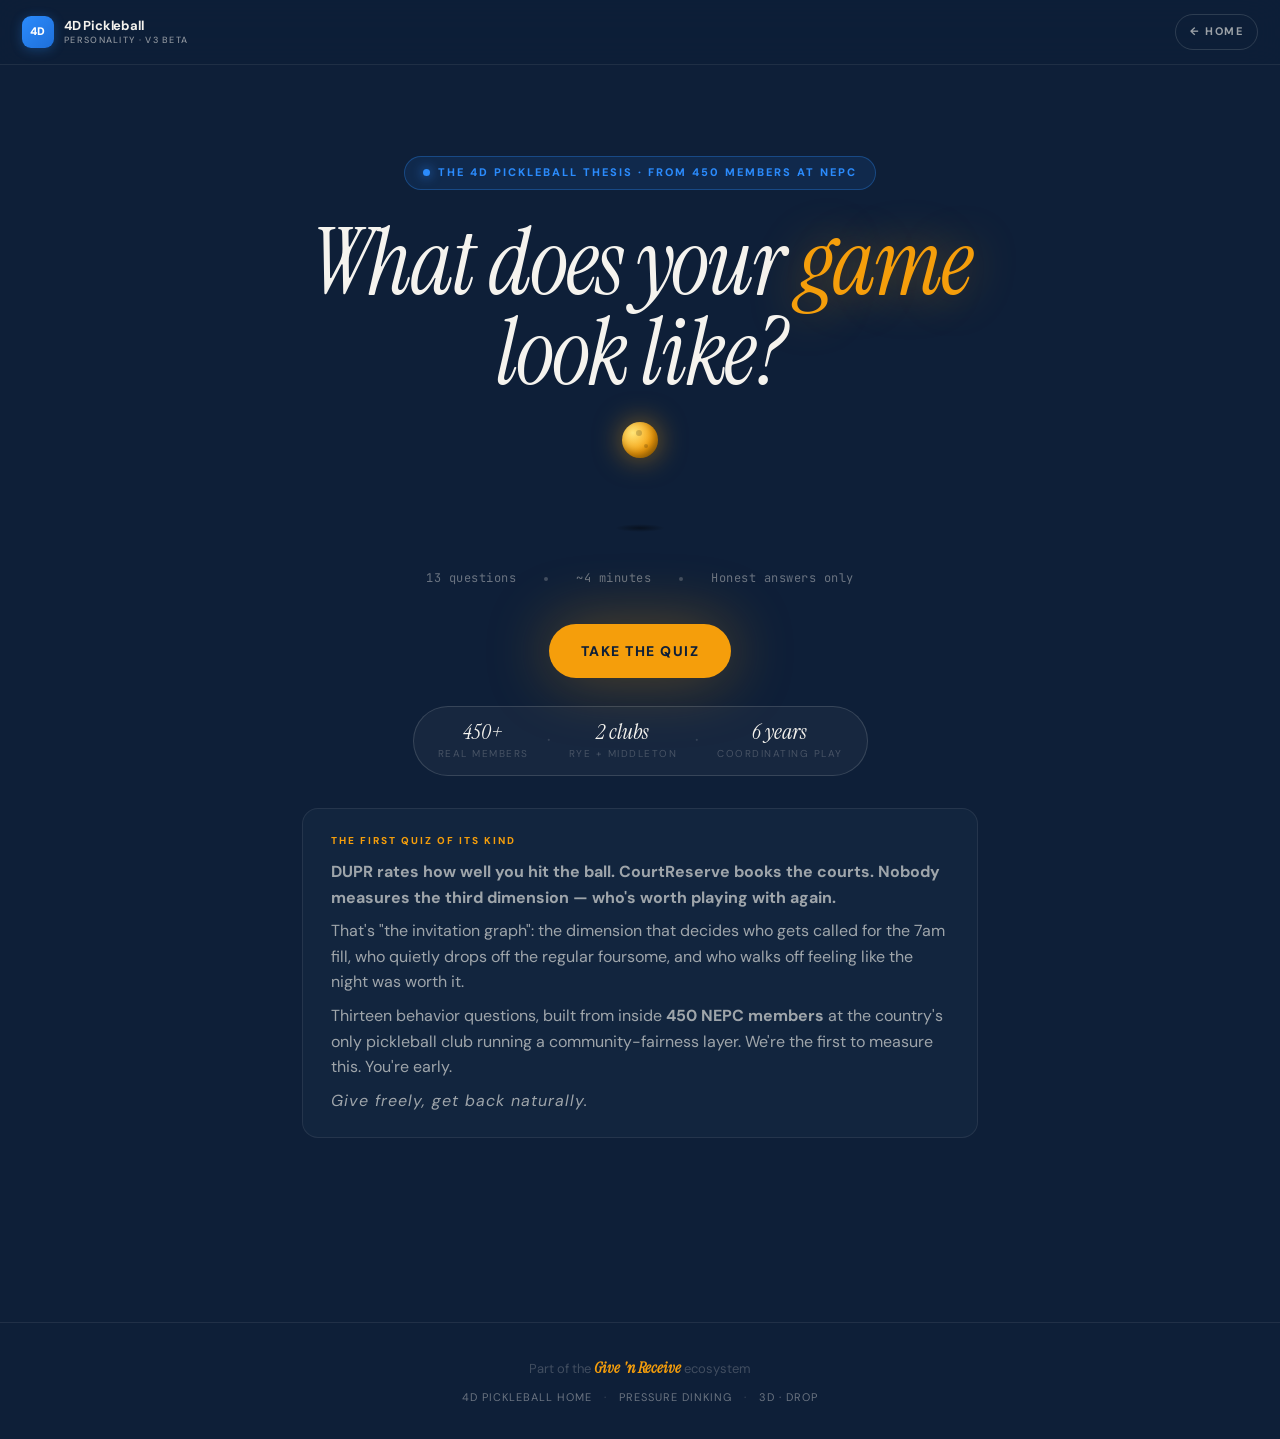
<file: personality/index.html>
<!DOCTYPE html>
<html lang="en">
<head>
<meta charset="UTF-8">
<meta name="viewport" content="width=device-width,initial-scale=1.0,viewport-fit=cover">
<meta name="theme-color" content="#0E1F38">
<title>What does your game look like? · 4D Pickleball</title>
<meta name="description" content="The first pickleball personality quiz worth taking. Eleven questions about who you are on a court — your energy, your style, what you value, what kills your fun. From inside community pickleball at NEPC.">
<meta property="og:title" content="What does your game look like? · 4D Pickleball">
<meta property="og:description" content="DUPR rates how well you hit the ball. We rate who's worth playing with. Different quiz. Different game.">
<meta property="og:type" content="website">
<meta property="og:url" content="https://4dpickleball.com/personality">
<meta property="og:image" content="https://4dpickleball.com/personality/og-default.png">
<meta property="og:image:width" content="1200">
<meta property="og:image:height" content="630">
<meta name="twitter:card" content="summary_large_image">
<meta name="twitter:image" content="https://4dpickleball.com/personality/og-default.png">
<link rel="canonical" href="https://4dpickleball.com/personality">
<script type="application/ld+json">
{
  "@context":"https://schema.org",
  "@type":"Quiz",
  "name":"What kind of pickleball player are you?",
  "about":{"@type":"Thing","name":"Pickleball doubles compatibility"},
  "educationalLevel":"all",
  "numberOfQuestions":13,
  "timeRequired":"PT4M",
  "publisher":{"@type":"Organization","name":"4D Pickleball","url":"https://4dpickleball.com"},
  "isPartOf":{"@type":"WebSite","name":"4D Pickleball","url":"https://4dpickleball.com"}
}
</script>
<link rel="icon" href="data:image/svg+xml,%3Csvg xmlns='http://www.w3.org/2000/svg' viewBox='0 0 100 100'%3E%3Crect width='100' height='100' rx='22' fill='%232B8BFC'/%3E%3Ctext x='50' y='68' font-family='Inter,Arial,sans-serif' font-size='56' font-weight='900' fill='white' text-anchor='middle'%3E4D%3C/text%3E%3C/svg%3E">
<link rel="stylesheet" href="/4dp/tokens.css">

<style>
* { margin: 0; padding: 0; box-sizing: border-box; }
html, body { background: var(--4dp-ink); color: var(--4dp-text); font-family: var(--4dp-font-body); -webkit-font-smoothing: antialiased; min-height: 100dvh; }
body {
  background-color: var(--4dp-ink);
  background-image:
    radial-gradient(ellipse 80% 60% at 15% -10%, rgba(43,139,252,.10) 0%, transparent 55%),
    radial-gradient(ellipse 60% 50% at 85% 110%, rgba(245,158,11,.08) 0%, transparent 60%);
  background-attachment: fixed;
  overflow-x: hidden;
  transition: background-color 1.2s var(--4dp-ease);
}
body.tint-festival   { --tint: rgba(52,211,153,.18); }
body.tint-anchor     { --tint: rgba(245,158,11,.18); }
body.tint-captain    { --tint: rgba(244,114,182,.16); }
body.tint-hype       { --tint: rgba(251,191,36,.16); }
body.tint-hammer     { --tint: rgba(248,113,113,.14); }
body.tint-craftsman  { --tint: rgba(43,139,252,.16); }
body.tint-assassin   { --tint: rgba(155,93,229,.16); }
body.tint-monk       { --tint: rgba(103,232,249,.16); }
body[class*="tint-"] {
  background-image:
    radial-gradient(ellipse 90% 70% at 50% -10%, var(--tint) 0%, transparent 60%),
    radial-gradient(ellipse 60% 50% at 85% 110%, rgba(245,158,11,.08) 0%, transparent 60%);
}

button, input, textarea { font: inherit; color: inherit; }
button { -webkit-tap-highlight-color: transparent; }
*, *:before, *:after { -webkit-text-size-adjust: 100%; }

.topbar {
  position: fixed; top: 0; left: 0; right: 0; z-index: 50;
  display: flex; align-items: center; justify-content: space-between;
  padding: 14px 22px;
  background: rgba(14,31,56,.85);
  backdrop-filter: blur(18px); -webkit-backdrop-filter: blur(18px);
  border-bottom: 1px solid var(--4dp-hairline);
}
.topbar .brand { display: flex; align-items: center; gap: 10px; text-decoration: none; }
.topbar .brand-mark {
  width: 32px; height: 32px; border-radius: 9px;
  background: linear-gradient(135deg, var(--4dp-dink), #1E6FD9);
  display: flex; align-items: center; justify-content: center;
  font-weight: 900; font-size: 11px; color: #fff; letter-spacing: .3px;
  box-shadow: 0 2px 12px rgba(43,139,252,.3);
}
.topbar .brand-text { font-weight: 700; font-size: 13px; color: var(--4dp-text); letter-spacing: -.2px; line-height: 1.15; }
.topbar .brand-text span { display: block; font-weight: 500; font-size: 9px; opacity: .55; letter-spacing: 1.3px; text-transform: uppercase; margin-top: 1px; }
.topbar .home-link {
  font-family: var(--4dp-font-body); font-size: 11px; font-weight: 700;
  letter-spacing: 1.5px; text-transform: uppercase;
  color: var(--4dp-text-dim); text-decoration: none;
  padding: 8px 14px; border-radius: var(--4dp-r-pill);
  border: 1px solid var(--4dp-hairline-s);
  transition: all .25s var(--4dp-ease);
}
.topbar .home-link:hover { color: var(--4dp-text); border-color: var(--4dp-text-mute); }

.app { padding-top: 64px; min-height: 100dvh; }
.page { display: none; max-width: 720px; margin: 0 auto; padding: 32px 22px 80px; }
.page.active { display: block; animation: pageIn .55s var(--4dp-ease); }
.page-wide { max-width: 1100px; }
@keyframes pageIn { from { opacity: 0; transform: translateY(14px); } to { opacity: 1; transform: translateY(0); } }

.hero { text-align: center; padding: 60px 0 40px; }
.hero .eyebrow {
  display: inline-flex; align-items: center; gap: 8px;
  padding: 7px 18px; border-radius: var(--4dp-r-pill);
  background: rgba(43,139,252,.10);
  border: 1px solid rgba(43,139,252,.32);
  font-size: 11px; font-weight: 800; letter-spacing: 2px; text-transform: uppercase;
  color: var(--4dp-dink);
  margin-bottom: 28px;
}
.hero .eyebrow .dot { width: 7px; height: 7px; border-radius: 50%; background: var(--4dp-dink); box-shadow: 0 0 12px var(--4dp-dink); animation: pulse 2.4s ease infinite; }
@keyframes pulse { 0%, 100% { opacity: .5; transform: scale(.85); } 50% { opacity: 1; transform: scale(1.1); } }
.hero h1 {
  font-family: var(--4dp-font-display); font-style: italic; font-weight: 400;
  font-size: clamp(48px, 8vw, 92px);
  letter-spacing: -2px; line-height: .98;
  color: var(--4dp-text);
  margin-bottom: 24px;
}
.hero h1 .accent { color: var(--gnr-gold); text-shadow: 0 0 48px rgba(245,158,11,.45); }
.hero .sub { font-size: 18px; color: var(--4dp-text-dim); max-width: 540px; margin: 0 auto 36px; line-height: 1.55; }
.hero .meta {
  display: inline-flex; gap: 28px; align-items: center;
  font-family: var(--4dp-font-data); font-size: 12px; color: var(--4dp-text-mute);
  margin-bottom: 36px; letter-spacing: .5px;
}
.hero .meta .dot { width: 4px; height: 4px; border-radius: 50%; background: var(--4dp-text-faint); }

.ball-stage { position: relative; height: 110px; margin: 0 auto 32px; max-width: 260px; }
.ball {
  position: absolute; left: 50%; top: 0;
  width: 36px; height: 36px; border-radius: 50%;
  background: radial-gradient(circle at 30% 30%, #FFE578, var(--gnr-gold) 60%, #B57400);
  box-shadow: 0 0 28px rgba(245,158,11,.55), inset -3px -4px 8px rgba(0,0,0,.35);
  transform: translateX(-50%);
  animation: bounce 1.4s var(--4dp-ease) infinite;
}
.ball::before, .ball::after { content: ''; position: absolute; background: rgba(0,0,0,.18); border-radius: 50%; }
.ball::before { width: 6px; height: 6px; top: 8px; left: 14px; }
.ball::after { width: 4px; height: 4px; top: 22px; left: 22px; }
@keyframes bounce { 0%, 100% { top: 0; } 50% { top: 70px; } }
.ball-shadow {
  position: absolute; bottom: 0; left: 50%;
  width: 50px; height: 8px; border-radius: 50%;
  background: radial-gradient(ellipse, rgba(0,0,0,.45), transparent 70%);
  transform: translateX(-50%);
  animation: shadow 1.4s var(--4dp-ease) infinite;
}
@keyframes shadow { 0%, 100% { transform: translateX(-50%) scale(.5); opacity: .35; } 50% { transform: translateX(-50%) scale(1); opacity: .8; } }

.btn {
  display: inline-flex; align-items: center; gap: 10px;
  padding: 16px 32px;
  background: var(--gnr-gold); color: var(--4dp-ink);
  border: none; border-radius: var(--4dp-r-pill);
  font-family: var(--4dp-font-body); font-weight: 800; font-size: 14px;
  letter-spacing: 1.5px; text-transform: uppercase; cursor: pointer;
  box-shadow: var(--4dp-glow-gold);
  transition: transform var(--4dp-dur-fast) var(--4dp-ease), box-shadow .25s var(--4dp-ease);
  text-decoration: none; touch-action: manipulation;
}
.btn:hover { transform: translateY(-2px); box-shadow: 0 0 80px rgba(245,158,11,.55); }
.btn:active { transform: translateY(0) scale(.97); }
.btn-ghost { background: transparent; color: var(--4dp-text); border: 1px solid var(--4dp-hairline-s); box-shadow: none; }
.btn-ghost:hover { border-color: var(--4dp-text-mute); box-shadow: none; }
.btn-blue { background: var(--4dp-dink); color: #fff; box-shadow: var(--4dp-glow-dink); }
.btn-blue:hover { box-shadow: 0 0 80px rgba(43,139,252,.55); }
.btn-sm { padding: 10px 20px; font-size: 12px; }

.trust-strip {
  display: inline-flex; flex-wrap: wrap; gap: 18px; align-items: center; justify-content: center;
  margin: 28px auto 0;
  padding: 14px 24px; border-radius: var(--4dp-r-pill);
  background: rgba(245,243,238,.04); border: 1px solid var(--4dp-hairline-s);
  font-size: 13px; color: var(--4dp-text-mute);
}
.trust-strip > div { text-align: center; line-height: 1.2; }
.trust-strip strong {
  display: block;
  color: var(--4dp-text);
  font-family: var(--4dp-font-display); font-style: italic; font-weight: 400;
  font-size: 22px; line-height: 1; margin-bottom: 2px;
}
.trust-strip span { font-size: 10px; letter-spacing: 1.5px; text-transform: uppercase; color: var(--4dp-text-faint); }
.trust-strip .sep { opacity: .35; font-size: 18px; }

.preamble {
  margin-top: 32px; padding: 24px 28px;
  background: var(--4dp-surface); border: 1px solid var(--4dp-hairline);
  border-radius: var(--4dp-r-md); text-align: left;
}
.preamble .eyebrow-sm { font-size: 10px; font-weight: 800; letter-spacing: 2px; text-transform: uppercase; color: var(--gnr-gold); margin-bottom: 10px; }
.preamble p { font-size: 15px; color: var(--4dp-text-dim); line-height: 1.6; margin-bottom: 8px; }
.preamble p:last-child { margin-bottom: 0; }

.progress {
  position: sticky; top: 64px; z-index: 20;
  background: rgba(14,31,56,.88); backdrop-filter: blur(14px);
  padding: 16px 22px; margin: -32px -22px 28px;
  border-bottom: 1px solid var(--4dp-hairline);
  display: flex; align-items: center; gap: 14px;
}
.progress .label { font-family: var(--4dp-font-data); font-size: 11px; color: var(--4dp-text-mute); letter-spacing: 1px; text-transform: uppercase; min-width: 80px; }
.progress .track { flex: 1; height: 4px; background: var(--4dp-hairline); border-radius: 2px; overflow: hidden; }
.progress .fill { height: 100%; background: linear-gradient(90deg, var(--4dp-dink), var(--gnr-gold)); border-radius: 2px; transition: width .5s var(--4dp-ease); width: 0%; }
.progress .num { font-family: var(--4dp-font-data); font-size: 13px; color: var(--4dp-text); font-weight: 700; }

.q { animation: qIn .35s var(--4dp-ease); min-height: 60dvh; display: flex; flex-direction: column; }
@keyframes qIn { from { opacity: 0; transform: translateX(20px); } to { opacity: 1; transform: translateX(0); } }
.q .qnum { font-family: var(--4dp-font-data); font-size: 11px; color: var(--4dp-text-faint); letter-spacing: 2px; text-transform: uppercase; margin-bottom: 14px; }
.q .qtext {
  font-family: var(--4dp-font-display); font-style: italic; font-weight: 400;
  font-size: clamp(28px, 4.4vw, 44px);
  letter-spacing: -.6px; line-height: 1.12;
  color: var(--4dp-text);
  margin-bottom: 8px;
}
.q .qhint { font-size: 14px; color: var(--4dp-text-mute); margin-bottom: 28px; }

.opts { display: flex; flex-direction: column; gap: 10px; margin-bottom: 28px; }
.opt {
  display: flex; align-items: center; gap: 14px;
  padding: 16px 20px;
  background: var(--4dp-surface); border: 1px solid var(--4dp-hairline);
  border-radius: var(--4dp-r-md);
  cursor: pointer; font-size: 17px; color: var(--4dp-text);
  transition: transform .12s var(--4dp-ease), border-color .2s, background .2s;
  text-align: left; line-height: 1.4;
  width: 100%; touch-action: manipulation;
}
/* Carol's a11y + readability bumps */
.sr-only { position: absolute; width: 1px; height: 1px; padding: 0; margin: -1px; overflow: hidden; clip: rect(0,0,0,0); white-space: nowrap; border: 0; }
.preamble p { font-size: 16px; }
.result-section .sub { font-size: 16px; }
.event-row .ev-blurb { font-size: 13px; }
.opt:hover { border-color: var(--4dp-dink); background: var(--4dp-surface-2); }
.opt:active { transform: scale(.97); }
.opt.selected { border-color: var(--gnr-gold); background: rgba(245,158,11,.10); box-shadow: 0 0 24px rgba(245,158,11,.18); }
.opt .emoji { font-size: 24px; flex-shrink: 0; line-height: 1; }
.opt .text { flex: 1; }

.opts.multi .opt { padding: 14px 18px; font-size: 15px; }
.opts.multi .opt .check {
  width: 22px; height: 22px; border-radius: 6px;
  border: 1.5px solid var(--4dp-text-faint);
  flex-shrink: 0;
  display: flex; align-items: center; justify-content: center;
  transition: all var(--4dp-dur-fast) var(--4dp-ease);
}
.opts.multi .opt.selected .check { background: var(--gnr-gold); border-color: var(--gnr-gold); }
.opts.multi .opt.selected .check::after { content: '✓'; font-size: 13px; font-weight: 900; color: var(--4dp-ink); }

.q-actions { display: flex; justify-content: space-between; align-items: center; gap: 12px; margin-top: auto; padding-top: 12px; }
.q-actions .btn { padding: 12px 24px; font-size: 12px; }

.events-intro { margin-bottom: 24px; }
.events-intro h2 {
  font-family: var(--4dp-font-display); font-style: italic; font-weight: 400;
  font-size: clamp(28px, 4vw, 40px); letter-spacing: -.6px; line-height: 1.1;
  color: var(--4dp-text); margin-bottom: 10px;
}
.events-intro p { font-size: 15px; color: var(--4dp-text-dim); line-height: 1.55; }
.event-row {
  display: grid; grid-template-columns: 36px 1fr; gap: 14px;
  padding: 14px 16px 16px;
  background: var(--4dp-surface); border: 1px solid var(--4dp-hairline);
  border-radius: var(--4dp-r-md); margin-bottom: 10px;
}
.event-row .ev-emoji { font-size: 24px; line-height: 1.1; padding-top: 2px; }
.event-row .ev-body { min-width: 0; }
.event-row .ev-name { font-weight: 700; color: var(--4dp-text); font-size: 15px; line-height: 1.2; margin-bottom: 2px; }
.event-row .ev-blurb { font-size: 12px; color: var(--4dp-text-mute); line-height: 1.45; margin-bottom: 10px; }
.event-row .ev-scale { display: flex; gap: 6px; flex-wrap: wrap; }
/* Segmented control — fits 4 buttons on iPhone SE without wrap. "Never tried" demoted to small below-link. */
.ev-segmented {
  display: grid; grid-template-columns: repeat(4, 1fr); gap: 0;
  background: var(--4dp-surface-2);
  border: 1px solid var(--4dp-hairline-s);
  border-radius: 12px; padding: 4px;
  margin-bottom: 6px;
}
.ev-seg {
  min-height: 56px;
  background: transparent; border: none; border-radius: 8px;
  font-size: 22px; font-weight: 700; color: var(--4dp-text-dim);
  cursor: pointer; transition: all .18s ease;
  touch-action: manipulation;
  display: flex; flex-direction: column; align-items: center; justify-content: center; gap: 2px;
}
.ev-seg .sym { font-size: 18px; line-height: 1; }
.ev-seg .lbl { font-size: 10px; letter-spacing: 1px; text-transform: uppercase; opacity: .85; font-weight: 700; }
.ev-seg:active { transform: scale(.95); }
.ev-seg.selected.love     { background: var(--gnr-gold); color: var(--4dp-ink); box-shadow: 0 0 16px rgba(245,158,11,.4); }
.ev-seg.selected.like     { background: rgba(52,211,153,.85); color: var(--4dp-ink); }
.ev-seg.selected.meh      { background: rgba(245,243,238,.18); color: var(--4dp-text); }
.ev-seg.selected.dislike  { background: rgba(248,113,113,.85); color: var(--4dp-ink); }
.ev-never {
  display: block; width: 100%;
  background: transparent; border: none;
  font-size: 11px; letter-spacing: 1.2px; text-transform: uppercase;
  color: var(--4dp-text-faint); padding: 4px 0;
  cursor: pointer; touch-action: manipulation;
}
.ev-never:hover { color: var(--4dp-text-mute); }
.ev-never.selected { color: var(--4dp-dink); font-weight: 700; }

.reveal-stage {
  position: fixed; inset: 0; z-index: 200;
  display: none; align-items: center; justify-content: center;
  background: var(--4dp-ink-deep); overflow: hidden;
}
.reveal-stage.active { display: flex; animation: revealFade .4s ease both; }
@keyframes revealFade { from { opacity: 0; } to { opacity: 1; } }
.reveal-text {
  position: absolute; bottom: 28%;
  width: 100%; text-align: center;
  font-family: var(--4dp-font-display); font-style: italic;
  font-size: clamp(26px, 3.4vw, 34px);
  color: var(--4dp-text-dim);
  opacity: 0;
  animation: revealTextIn .5s ease .2s both;
}
@keyframes revealTextIn { from { opacity: 0; transform: translateY(8px); } to { opacity: 1; transform: translateY(0); } }
.reveal-ball {
  position: absolute; left: 50%; top: -10%;
  width: 48px; height: 48px; border-radius: 50%;
  background: radial-gradient(circle at 30% 30%, #FFE578, var(--gnr-gold) 60%, #B57400);
  box-shadow: 0 0 40px rgba(245,158,11,.6);
  transform: translate(-50%, 0);
  animation: revealBallArc 1.5s cubic-bezier(.5, 0, .8, 1) .4s forwards;
}
.reveal-ball::before, .reveal-ball::after { content: ''; position: absolute; background: rgba(0,0,0,.2); border-radius: 50%; }
.reveal-ball::before { width: 7px; height: 7px; top: 14px; left: 14px; }
.reveal-ball::after { width: 5px; height: 5px; top: 28px; left: 26px; }
@keyframes revealBallArc {
  0%   { top: -10%; transform: translate(-50%, 0) scale(.8); opacity: 0; }
  20%  { opacity: 1; }
  60%  { top: 50%; transform: translate(-50%, -50%) scale(1); }
  100% { top: 50%; transform: translate(-50%, -50%) scale(.6); opacity: 0; }
}
.reveal-ripple {
  position: absolute; left: 50%; top: 50%;
  width: 60px; height: 60px; border-radius: 50%;
  border: 2px solid var(--gnr-gold);
  transform: translate(-50%, -50%) scale(.4);
  opacity: 0;
  animation: revealRipple 1.2s ease 1.6s forwards;
}
@keyframes revealRipple {
  0%   { transform: translate(-50%, -50%) scale(.4); opacity: 1; border-width: 3px; }
  100% { transform: translate(-50%, -50%) scale(14); opacity: 0; border-width: 1px; }
}
.reveal-flash { position: absolute; inset: 0; background: rgba(0,0,0,1); opacity: 0; animation: revealFlash .15s ease 2.0s forwards; }
@keyframes revealFlash { 0% { opacity: 0; } 50% { opacity: 1; } 100% { opacity: 0; } }
.reveal-name {
  position: absolute; left: 50%; bottom: 28%;
  transform: translate(-50%, 40px) scale(.85);
  font-family: var(--4dp-font-display); font-style: italic; font-weight: 400;
  font-size: clamp(56px, 11vw, 120px); letter-spacing: -3px; line-height: 1;
  color: var(--4dp-text); text-align: center; white-space: nowrap;
  text-shadow: 0 0 80px rgba(245,158,11,.5);
  opacity: 0; pointer-events: none;
}
.reveal-stage.named .reveal-name { animation: nameReveal .55s cubic-bezier(.16,1,.3,1) 0s both; }
@keyframes nameReveal {
  0%   { opacity: 0; transform: translate(-50%, 40px) scale(.85); letter-spacing: 4px; }
  60%  { opacity: 1; transform: translate(-50%, -8px) scale(1.04); letter-spacing: -3.5px; }
  100% { opacity: 1; transform: translate(-50%, 0) scale(1); letter-spacing: -3px; }
}
.reveal-stage.named .reveal-text { animation: revealTextOut .25s ease 0s both; }
@keyframes revealTextOut { to { opacity: 0; transform: translateY(-6px); } }

.result { padding-top: 24px; }
.result-hero { text-align: center; padding: 24px 0 48px; position: relative; }
.result-hero .archetype-eyebrow {
  font-size: 11px; font-weight: 800; letter-spacing: 3px; text-transform: uppercase;
  color: var(--gnr-gold); margin-bottom: 14px;
  animation: fadeUp .5s var(--4dp-ease) both;
}
.result-hero h1 {
  font-family: var(--4dp-font-display); font-style: italic; font-weight: 400;
  font-size: clamp(60px, 12vw, 132px);
  letter-spacing: -3px; line-height: .92;
  color: var(--4dp-text);
  text-shadow: 0 0 80px rgba(245,158,11,.4);
  animation: nameSnap .5s cubic-bezier(.16, 1, .3, 1) .15s both;
  margin-bottom: 16px;
}
@keyframes nameSnap {
  0%   { opacity: 0; transform: translateY(40px) scale(.8); letter-spacing: 4px; }
  60%  { opacity: 1; transform: translateY(-4px) scale(1.02); letter-spacing: -3.5px; }
  100% { transform: translateY(0) scale(1); letter-spacing: -3px; }
}
.result-hero .archetype-code {
  display: inline-block;
  font-family: var(--4dp-font-data); font-weight: 700;
  font-size: 14px; letter-spacing: 4px;
  padding: 6px 18px; border-radius: var(--4dp-r-pill);
  background: rgba(245,158,11,.10); border: 1px solid rgba(245,158,11,.4);
  color: var(--gnr-gold);
  animation: fadeUp .6s var(--4dp-ease) .55s both;
  margin-bottom: 22px;
}
.result-hero .tagline {
  font-family: var(--4dp-font-display); font-style: italic;
  font-size: clamp(20px, 2.8vw, 30px);
  color: var(--4dp-text-dim);
  max-width: 620px; margin: 0 auto 18px;
  animation: fadeUp .7s var(--4dp-ease) .75s both;
}
.result-hero .rarity {
  font-family: var(--4dp-font-data); font-size: 13px;
  color: var(--4dp-text-mute); letter-spacing: 1px;
  animation: fadeUp .7s var(--4dp-ease) .9s both;
}
.result-hero .rarity strong { color: var(--4dp-text); font-weight: 700; }
@keyframes fadeUp { from { opacity: 0; transform: translateY(20px); } to { opacity: 1; transform: translateY(0); } }

.archetype-icon { display: block; margin: 0 auto 24px; width: 140px; height: 140px; filter: drop-shadow(0 0 32px rgba(245,158,11,.35)); animation: iconIn .9s var(--4dp-ease) both; }
@keyframes iconIn { from { opacity: 0; transform: scale(.6) rotate(-12deg); } to { opacity: 1; transform: scale(1) rotate(0); } }

/* Recomposed hero — single screenshot-worthy image */
.hero-art-frame {
  width: 280px; height: 280px; margin: 8px auto 28px;
  border-radius: 50%;
  background: radial-gradient(circle at 35% 30%, var(--arch-tint, rgba(245,158,11,.4)), transparent 70%);
  display: grid; place-items: center;
  position: relative;
  animation: iconIn 1s var(--4dp-ease) both;
}
.hero-art-frame::before {
  content: ''; position: absolute; inset: -20px; border-radius: 50%;
  border: 1px solid var(--arch-color, rgba(245,158,11,.25));
  animation: ringPulse 3.2s ease-in-out infinite;
}
@keyframes ringPulse { 0%,100% { transform: scale(1); opacity: .6; } 50% { transform: scale(1.08); opacity: .2; } }
.archetype-icon-xl { width: 200px; height: 200px; filter: drop-shadow(0 0 48px var(--arch-color, rgba(245,158,11,.5))); }
.rarity-tag {
  display: inline-block;
  font-family: var(--4dp-font-data); font-size: 11px; font-weight: 700;
  letter-spacing: 3px; padding: 7px 16px;
  border: 1px solid var(--4dp-hairline-s); border-radius: 999px;
  color: var(--4dp-text-mute); margin-bottom: 18px;
  animation: fadeUp .5s var(--4dp-ease) both;
}
.rarity-tag strong { color: var(--gnr-gold); font-weight: 800; }
.rarity-tag .sep { color: var(--4dp-text-faint); margin: 0 8px; }
.rarity-tag .code-inline { color: var(--arch-color, var(--gnr-gold)); font-weight: 800; }

.wing-row { display: flex; flex-wrap: wrap; gap: 10px; justify-content: center; margin-top: 6px; margin-bottom: 12px; animation: fadeUp .6s var(--4dp-ease) 1.1s both; }
.wing-pill {
  padding: 7px 16px; border-radius: var(--4dp-r-pill);
  background: rgba(43,139,252,.10); border: 1px solid rgba(43,139,252,.32);
  color: var(--4dp-dink);
  font-size: 11px; font-weight: 800; letter-spacing: 1.2px; text-transform: uppercase;
}
.wing-pill.stress { background: rgba(248,113,113,.08); border-color: rgba(248,113,113,.32); color: var(--4dp-error); }

.result-section { margin: 56px 0; padding-top: 32px; border-top: 1px solid var(--4dp-hairline); }
.result-section .h-eyebrow { font-size: 11px; font-weight: 800; letter-spacing: 2.5px; text-transform: uppercase; color: var(--4dp-text-mute); margin-bottom: 8px; }
.result-section h3 {
  font-family: var(--4dp-font-display); font-style: italic; font-weight: 400;
  font-size: clamp(28px, 4vw, 40px); letter-spacing: -.6px; line-height: 1.1;
  color: var(--4dp-text); margin-bottom: 22px;
}
.result-section .sub { font-size: 15px; color: var(--4dp-text-dim); margin-bottom: 24px; line-height: 1.55; }

.narrative {
  background: var(--4dp-surface); border: 1px solid var(--4dp-hairline);
  border-radius: var(--4dp-r-lg); padding: 28px 32px; margin-top: 18px;
}
.narrative .line {
  font-family: var(--4dp-font-display); font-style: italic;
  font-size: clamp(19px, 2.4vw, 23px); line-height: 1.4;
  color: var(--4dp-text); margin-bottom: 14px;
}
.narrative .line:last-child { margin-bottom: 0; }
.narrative .em { color: var(--gnr-gold); }
.narrative .roast { color: var(--4dp-text-dim); }

/* Maya's expandable depth */
.narrative-deep {
  margin-top: 18px;
  border-top: 1px dashed var(--4dp-hairline);
  padding-top: 16px;
}
.narrative-deep summary {
  font-family: var(--4dp-font-data); font-size: 12px;
  letter-spacing: 2px; text-transform: uppercase;
  color: var(--gnr-gold); cursor: pointer;
  padding: 4px 0; list-style: none;
}
.narrative-deep summary::-webkit-details-marker { display: none; }
.narrative-deep summary::after { content: '+'; float: right; font-size: 18px; color: var(--4dp-text-mute); transition: transform .2s; }
.narrative-deep[open] summary::after { content: '−'; }
.narrative-deep .deep-body { padding-top: 14px; }
.narrative-deep h4 {
  font-family: var(--4dp-font-data); font-size: 11px; font-weight: 700;
  letter-spacing: 2px; text-transform: uppercase;
  color: var(--4dp-text-mute);
  margin: 18px 0 8px;
}
.narrative-deep h4:first-child { margin-top: 0; }
.narrative-deep p {
  font-family: var(--4dp-font-display); font-style: italic;
  font-size: 18px; line-height: 1.5;
  color: var(--4dp-text-dim);
}

.radar-wrap { display: flex; flex-direction: column; align-items: center; margin-top: 18px; }
.radar-svg { width: 100%; max-width: 480px; height: auto; }
.radar-label-list { display: grid; grid-template-columns: repeat(2, 1fr); gap: 8px 18px; max-width: 480px; margin: 22px auto 0; width: 100%; }
.radar-label-item {
  display: flex; justify-content: space-between; align-items: baseline;
  padding: 8px 0; border-bottom: 1px dashed var(--4dp-hairline);
  font-size: 13px;
}
.radar-label-item .lbl { font-weight: 700; color: var(--4dp-text-dim); letter-spacing: .5px; text-transform: uppercase; font-size: 10px; }
.radar-label-item .val { font-family: var(--4dp-font-display); font-style: italic; font-size: 18px; color: var(--4dp-text); }

.court-grid-wrap { position: relative; aspect-ratio: 16 / 11; max-width: 760px; margin: 0 auto; background: var(--nepc-court-blue); border-radius: var(--4dp-r-md); border: 2px solid var(--nepc-line-white); overflow: hidden; }
.court-grid-wrap::before {
  content: ''; position: absolute; left: 0; right: 0; top: 38%; bottom: 38%;
  background: var(--nepc-kitchen-burgundy); border-top: 2px solid var(--nepc-line-white); border-bottom: 2px solid var(--nepc-line-white);
}
.court-grid-wrap::after {
  content: ''; position: absolute; left: 50%; top: 0; bottom: 0;
  width: 1px; background: var(--nepc-line-white); opacity: .85;
}
.arch-cell-court {
  position: absolute;
  width: 22%; aspect-ratio: 1;
  background: rgba(14,31,56,.86);
  border: 1px solid var(--4dp-hairline);
  border-radius: var(--4dp-r-md); padding: 10px;
  display: flex; flex-direction: column; justify-content: space-between;
  transition: all var(--4dp-dur) var(--4dp-ease);
  text-align: left;
}
.arch-cell-court .row-tag { font-size: 9px; font-weight: 800; letter-spacing: 1.2px; text-transform: uppercase; color: var(--4dp-text-faint); }
.arch-cell-court .name { font-family: var(--4dp-font-display); font-style: italic; font-size: 16px; line-height: 1.05; color: var(--4dp-text); margin-top: auto; }
.arch-cell-court.you { border-color: var(--gnr-gold); background: rgba(245,158,11,.18); box-shadow: 0 0 32px rgba(245,158,11,.35); transform: scale(1.06); z-index: 2; }
.arch-cell-court.you .row-tag { color: var(--gnr-gold); }
.arch-cell-court.you::after { content: 'YOU'; position: absolute; top: 6px; right: 8px; font-size: 9px; font-weight: 900; color: var(--gnr-gold); letter-spacing: 1.5px; }
.arch-cell-court.vibes { border-color: rgba(43,139,252,.55); background: rgba(43,139,252,.14); }
.arch-cell-court.vibes::after { content: '✓ vibe'; position: absolute; top: 6px; right: 8px; font-size: 9px; font-weight: 800; color: var(--4dp-dink); letter-spacing: 1px; }
.arch-cell-court.clash { border-color: rgba(248,113,113,.55); background: rgba(248,113,113,.10); opacity: .82; }
.arch-cell-court.clash::after { content: '✕ tense'; position: absolute; top: 6px; right: 8px; font-size: 9px; font-weight: 800; color: var(--4dp-error); letter-spacing: 1px; }

.triggers-list { display: flex; flex-wrap: wrap; gap: 8px; }
.trig-pill { padding: 8px 14px; border-radius: var(--4dp-r-pill); background: rgba(248,113,113,.10); border: 1px solid rgba(248,113,113,.35); color: var(--4dp-error); font-size: 12px; font-weight: 700; }
.trig-pill.none { background: rgba(52,211,153,.10); border-color: rgba(52,211,153,.35); color: var(--4dp-drop); }

.insight {
  margin-top: 28px; padding: 28px;
  background: linear-gradient(135deg, rgba(245,158,11,.10), rgba(43,139,252,.06));
  border: 1px solid rgba(245,158,11,.30);
  border-radius: var(--4dp-r-lg); position: relative;
}
.insight .quote { font-family: var(--4dp-font-display); font-style: italic; font-size: clamp(20px, 2.6vw, 28px); line-height: 1.25; color: var(--4dp-text); margin-bottom: 12px; }
.insight .quote .em { color: var(--gnr-gold); }
.insight .by { font-size: 11px; color: var(--4dp-text-mute); letter-spacing: 1.5px; text-transform: uppercase; font-weight: 700; }

.event-prefs-list { display: flex; flex-direction: column; gap: 8px; margin-top: 12px; }
.event-pref-row { display: flex; align-items: center; justify-content: space-between; gap: 12px; padding: 10px 14px; background: var(--4dp-surface); border: 1px solid var(--4dp-hairline); border-radius: var(--4dp-r-sm); }
.event-pref-row .name { font-size: 14px; color: var(--4dp-text); font-weight: 600; }
.event-pref-row .val { font-size: 11px; font-weight: 800; letter-spacing: 1px; text-transform: uppercase; padding: 4px 10px; border-radius: 999px; }
.event-pref-row .val.love    { background: rgba(245,158,11,.15); color: var(--gnr-gold); }
.event-pref-row .val.like    { background: rgba(52,211,153,.12); color: var(--4dp-drop); }
.event-pref-row .val.meh     { background: rgba(245,243,238,.06); color: var(--4dp-text-mute); }
.event-pref-row .val.dislike { background: rgba(248,113,113,.10); color: var(--4dp-error); }
.event-pref-row .val.never   { background: rgba(43,139,252,.08); color: var(--4dp-dink); }

.actions-row { display: flex; flex-wrap: wrap; gap: 12px; margin: 32px 0 12px; }
.share-card-preview {
  width: 100%; max-width: 320px; margin: 12px auto 22px;
  border-radius: var(--4dp-r-md); box-shadow: var(--4dp-shadow-lg);
  border: 1px solid var(--4dp-hairline-s); display: block;
}

.capture h2 { font-family: var(--4dp-font-display); font-style: italic; font-weight: 400; font-size: clamp(28px, 4.2vw, 44px); letter-spacing: -.8px; line-height: 1.1; margin-bottom: 12px; }
.capture .lede { font-size: 16px; color: var(--4dp-text-dim); margin-bottom: 32px; line-height: 1.55; }
.field { margin-bottom: 18px; }
.field label { display: block; font-size: 11px; color: var(--4dp-text-mute); letter-spacing: 1.5px; text-transform: uppercase; margin-bottom: 8px; font-weight: 700; }
.field input[type="text"], .field input[type="email"] {
  width: 100%; padding: 14px 18px;
  background: var(--4dp-surface); border: 1px solid var(--4dp-hairline-s);
  border-radius: var(--4dp-r-md); color: var(--4dp-text);
  font-family: var(--4dp-font-body); font-size: 16px;
  transition: border-color .2s;
}
.field input:focus { outline: none; border-color: var(--gnr-gold); }
.field-row { display: flex; gap: 12px; }
.field-row .field { flex: 1; }
.toggle-row { display: flex; gap: 8px; flex-wrap: wrap; }
.toggle { padding: 10px 16px; background: var(--4dp-surface); border: 1px solid var(--4dp-hairline-s); border-radius: var(--4dp-r-pill); color: var(--4dp-text); font-size: 13px; font-weight: 700; cursor: pointer; transition: all .2s; touch-action: manipulation; }
.toggle.selected { background: rgba(43,139,252,.18); border-color: var(--4dp-dink); color: var(--4dp-dink); }
.skill-slider { width: 100%; -webkit-appearance: none; appearance: none; height: 6px; background: var(--4dp-hairline); border-radius: 3px; outline: none; margin: 12px 0 6px; }
.skill-slider::-webkit-slider-thumb { -webkit-appearance: none; appearance: none; width: 24px; height: 24px; border-radius: 50%; background: var(--gnr-gold); cursor: pointer; box-shadow: var(--4dp-glow-gold); }
.skill-slider::-moz-range-thumb { width: 24px; height: 24px; border-radius: 50%; background: var(--gnr-gold); cursor: pointer; border: none; box-shadow: var(--4dp-glow-gold); }
.skill-display { font-family: var(--4dp-font-data); font-size: 24px; font-weight: 700; color: var(--gnr-gold); margin-top: 4px; }
.skill-scale { display: flex; justify-content: space-between; font-size: 10px; color: var(--4dp-text-faint); letter-spacing: 1px; text-transform: uppercase; margin-top: 4px; }
.capture-disclaimer { font-size: 11px; color: var(--4dp-text-faint); margin-top: 14px; line-height: 1.5; }

.creator-block {
  display: flex; gap: 14px; align-items: center;
  padding: 18px;
  background: var(--4dp-surface); border: 1px solid var(--4dp-hairline);
  border-radius: var(--4dp-r-md);
  margin-top: 18px;
}
.creator-block .creator-mark {
  width: 48px; height: 48px; border-radius: 50%; flex-shrink: 0;
  background: linear-gradient(135deg, var(--4dp-dink), var(--gnr-gold));
  display: flex; align-items: center; justify-content: center;
  font-weight: 900; color: #fff; font-size: 18px;
}
.creator-block .creator-text { font-size: 13px; line-height: 1.5; color: var(--4dp-text-dim); }
.creator-block .creator-text strong { color: var(--4dp-text); }

.partner-banner {
  margin-top: 28px; padding: 22px 26px;
  background: linear-gradient(135deg, rgba(43,139,252,.16), rgba(245,158,11,.10));
  border: 1px solid rgba(43,139,252,.35); border-radius: var(--4dp-r-lg);
}
.partner-banner h4 { font-family: var(--4dp-font-display); font-style: italic; font-size: 26px; color: var(--4dp-text); margin-bottom: 6px; }
.partner-banner p { font-size: 14px; color: var(--4dp-text-dim); line-height: 1.5; margin-bottom: 14px; }

.footer { margin-top: 64px; padding: 32px 22px; border-top: 1px solid var(--4dp-hairline); text-align: center; font-size: 13px; color: var(--4dp-text-faint); }
.footer .ecosystem { color: var(--gnr-gold); font-weight: 600; font-style: italic; font-family: var(--4dp-font-display); font-size: 16px; }
.footer .links { margin-top: 8px; font-size: 11px; letter-spacing: 1px; text-transform: uppercase; }
.footer .links a { color: var(--4dp-text-mute); text-decoration: none; margin: 0 8px; }
.footer .links a:hover { color: var(--4dp-text); }

.center { text-align: center; }
.muted { color: var(--4dp-text-mute); }
.tiny { font-size: 11px; letter-spacing: 1px; }

@media (max-width: 540px) {
  .hero { padding: 36px 0 24px; }
  .hero .meta { gap: 14px; flex-wrap: wrap; justify-content: center; }
  .preamble { padding: 18px 20px; }
  .opt { padding: 14px 16px; font-size: 15px; }
  .arch-cell-court .name { font-size: 12px; }
  .court-grid-wrap { aspect-ratio: 1 / 1; }
}
</style>
</head>
<body class="tokens-base">

<nav class="topbar">
  <a href="https://4dpickleball.com/" class="brand">
    <div class="brand-mark">4D</div>
    <div class="brand-text">4D Pickleball<span>Personality · v3 Beta</span></div>
  </a>
  <a href="https://4dpickleball.com/" class="home-link">← Home</a>
</nav>

<div class="reveal-stage" id="revealStage" role="status" aria-live="polite" aria-atomic="true">
  <div class="reveal-text" id="revealText">Reading your court DNA...</div>
  <div class="reveal-ball" aria-hidden="true"></div>
  <div class="reveal-ripple" aria-hidden="true"></div>
  <div class="reveal-flash" aria-hidden="true"></div>
  <div class="reveal-name" id="revealName" aria-hidden="true"></div>
  <span id="revealAnnounce" class="sr-only"></span>
</div>

<div class="app">

  <section class="page active" id="page-intro">
    <div class="hero">
      <div class="eyebrow"><span class="dot"></span>The 4D Pickleball thesis · From 450 members at NEPC</div>
      <h1>What does your <span class="accent">game</span> look like?</h1>
      <div class="ball-stage"><div class="ball-shadow"></div><div class="ball"></div></div>
      <div class="meta"><span>13 questions</span><span class="dot"></span><span>~4 minutes</span><span class="dot"></span><span>Honest answers only</span></div>
      <div><button class="btn" onclick="startQuiz()">Take the Quiz</button></div>
      <div class="trust-strip">
        <div><strong>450+</strong><span>real members</span></div>
        <div class="sep">·</div>
        <div><strong>2 clubs</strong><span>Rye + Middleton</span></div>
        <div class="sep">·</div>
        <div><strong>6 years</strong><span>coordinating play</span></div>
      </div>
      <div class="preamble" id="introPreamble">
        <div class="eyebrow-sm">The first quiz of its kind</div>
        <p><strong>DUPR rates how well you hit the ball. CourtReserve books the courts. Nobody measures the third dimension — who's worth playing with again.</strong></p>
        <p>That's "the invitation graph": the dimension that decides who gets called for the 7am fill, who quietly drops off the regular foursome, and who walks off feeling like the night was worth it.</p>
        <p>Thirteen behavior questions, built from inside <strong>450 NEPC members</strong> at the country's only pickleball club running a community-fairness layer. We're the first to measure this. You're early.</p>
        <p class="tiny muted"><em>Give freely, get back naturally.</em></p>
      </div>
    </div>
  </section>

  <section class="page" id="page-quiz">
    <div class="progress">
      <div class="label">Question</div>
      <div class="track"><div class="fill" id="progFill"></div></div>
      <div class="num" id="progNum">1 / 13</div>
    </div>
    <div id="qContainer"></div>
  </section>

  <section class="page" id="page-events">
    <div class="progress">
      <div class="label">Event fit</div>
      <div class="track"><div class="fill" style="width:92%"></div></div>
      <div class="num">Almost done</div>
    </div>
    <div class="events-intro">
      <h2>What kind of <em>games</em> light you up?</h2>
      <p>For each event type at NEPC, mark how much you enjoy (or would enjoy) playing in it. This is the missing signal — not what you're rated, but what kind of nights you actually want.</p>
    </div>
    <div id="eventsContainer"></div>
    <div class="q-actions" style="margin-top:24px;">
      <button class="btn btn-ghost" onclick="goPage('quiz', true)">← Back</button>
      <button class="btn" onclick="finishToReveal()">Reveal My Archetype →</button>
    </div>
  </section>

  <section class="page page-wide" id="page-result">
    <div class="result">
      <div class="result-hero">
        <div class="rarity-tag" id="archRarity">
          RAREST <strong>X.X%</strong><span class="sep">·</span><span class="code-inline" id="archCodeInline">XYZ</span>
        </div>
        <div class="hero-art-frame" id="heroArtFrame">
          <svg id="archIcon" class="archetype-icon-xl" viewBox="0 0 100 100"></svg>
        </div>
        <h1 id="archName">The Archetype.</h1>
        <div class="tagline" id="archTagline">A one-line description of you on a pickleball court.</div>
        <div class="wing-row">
          <span class="wing-pill" id="wingPill">with a [Wing] wing</span>
          <span class="wing-pill stress" id="stressPill">under pressure → [Stress]</span>
        </div>
      </div>

      <div class="result-section">
        <div class="h-eyebrow">The read on you</div>
        <h3>What you bring to a court. And what your partner clocks.</h3>
        <div class="narrative">
          <div class="line" id="narrCompliment"></div>
          <div class="line roast" id="narrRoast"></div>
          <div class="line" id="narrHook"></div>
        </div>
        <details class="narrative-deep">
          <summary>Read more about <span id="deepArchName">your archetype</span> →</summary>
          <div class="deep-body">
            <h4>Where this comes from</h4>
            <p id="deepOrigin"></p>
            <h4>The trap to watch for</h4>
            <p id="deepTrap"></p>
          </div>
        </details>
      </div>

      <div class="result-section">
        <div class="h-eyebrow">Your court DNA</div>
        <h3>Six axes. Each independent of skill.</h3>
        <p class="sub">No axis is "better." High Mode means you play to vibe. Low Mode means you play to win. Both are real. Neither is wrong.</p>
        <div class="radar-wrap">
          <svg class="radar-svg" id="radarSvg" viewBox="0 0 480 380"></svg>
          <div class="radar-label-list" id="radarLabels"></div>
        </div>
      </div>

      <div class="result-section">
        <div class="h-eyebrow">The court</div>
        <h3>Where you live on the grid</h3>
        <p class="sub">The 8 archetypes laid on a top-down court. <span style="color:var(--4dp-dink);font-weight:700">✓ vibe</span> = partners you'll click with. <span style="color:var(--4dp-error);font-weight:700">✕ tense</span> = needs more dialing.</p>
        <div class="court-grid-wrap" id="courtGrid"></div>
      </div>

      <div class="result-section" id="triggerSection">
        <div class="h-eyebrow">Your court triggers</div>
        <h3 id="triggerHeadline">What ruins your fun</h3>
        <p class="sub" id="triggerSub">These are the player behaviors that drop your enjoyment. Compatibility on a court is mostly about what you can't stand — not what you prefer.</p>
        <div class="triggers-list" id="triggersList"></div>
      </div>

      <div class="result-section" id="eventPrefsSection">
        <div class="h-eyebrow">Event fit</div>
        <h3>The games that light you up</h3>
        <p class="sub">Your stated preference across NEPC's event taxonomy.</p>
        <div class="event-prefs-list" id="eventPrefsList"></div>
      </div>

      <div class="result-section">
        <div class="h-eyebrow">Why we ask</div>
        <h3>The dimension nobody else measures</h3>
        <div class="insight">
          <div class="quote">Skill rating tells you who's good. <span class="em">The invitation graph tells you who makes the night.</span> Nobody else measures the second one. We're the first.</div>
          <div class="by">— The thesis behind 4D Pickleball + Give 'n Receive</div>
        </div>
      </div>

      <div class="result-section">
        <div class="h-eyebrow">Save & share</div>
        <h3>Your archetype card</h3>
        <p class="sub">Auto-generated 1080×1920 — drop it straight into your group chat or an Instagram story.</p>
        <canvas id="shareCanvas" width="540" height="960" class="share-card-preview" style="display:none"></canvas>
        <img id="shareImg" class="share-card-preview" alt="Your archetype share card">
        <div class="actions-row">
          <button class="btn" onclick="downloadShareCard()">Download my card</button>
          <button class="btn btn-blue" onclick="copyShareLink()">Copy share link</button>
          <button class="btn btn-ghost" onclick="shareTwitter()">Share on X</button>
        </div>
        <div id="shareStatus" class="tiny muted" style="margin-top:8px;height:14px;"></div>

        <div class="partner-banner">
          <h4>Take it with your partner.</h4>
          <p>Doubles is the whole sport. The single most underrated question in pickleball: what kind of <em>team</em> are you two? Send them the link. We'll show you both.</p>
          <button class="btn btn-blue btn-sm" onclick="copyPartnerLink()">Copy partner-take link</button>
        </div>
      </div>

      <div class="result-section">
        <div class="h-eyebrow">Last step</div>
        <h3>Want us to remember you?</h3>
        <p class="sub">Drop your name and email so we can match you into great games when your local club goes live. We never share your email. We never spam.</p>
        <div id="captureInline"></div>
      </div>

      <div class="result-section">
        <div class="h-eyebrow">What's next</div>
        <h3>Get into great games with people who lift you up</h3>
        <p class="sub">DUPR rates how well you hit the ball. CourtReserve books the courts. Give 'n Receive does the community side — putting you on courts with the people who make the night.</p>
        <div class="actions-row">
          <a class="btn" href="mailto:hello@4dpickleball.com?subject=Add%20me%20to%20the%20community%20list">Join the community list</a>
          <button class="btn btn-ghost" onclick="restart()">Retake the quiz</button>
        </div>
        <p class="tiny muted" style="margin-top:14px"><em>Give freely, get back naturally.</em></p>
      </div>
    </div>
  </section>

  <section class="page" id="page-thanks">
    <div class="hero">
      <div class="eyebrow">✓ You're in.</div>
      <h1>Thanks, <span class="accent" id="thanksName">friend</span>.</h1>
      <p class="sub">We've got your archetype on file. When your club joins Give 'n Receive, you'll be one of the first matched into great games.</p>
      <div class="actions-row" style="justify-content:center">
        <button class="btn" onclick="goPage('result', true)">Back to my archetype</button>
        <a class="btn btn-ghost" href="https://4dpickleball.com/">Explore 4D Pickleball</a>
      </div>
    </div>
  </section>

</div>

<footer class="footer">
  <div>Part of the <span class="ecosystem">Give 'n Receive</span> ecosystem</div>
  <div class="links">
    <a href="https://4dpickleball.com/">4D Pickleball Home</a> ·
    <a href="https://4dpickleball.com/pressure-dinking/">Pressure Dinking</a> ·
    <a href="https://4dpickleball.com/drop/">3D · Drop</a>
  </div>
</footer>

<script>
'use strict';

const SUBMIT_URL = '';

const QUESTIONS = [
  { id: 'q1', text: "It's 9-9. What's actually going through your head?", hint: "First instinct. Not the polished answer.", type: 'single', options: [
    { emoji: '🔥', text: '"TIME TO COOK."', score: { vibes: +2, mode: -1 } },
    { emoji: '🎯', text: '"OK. Lock in. Smart shots only."', score: { vibes: 0, mode: -2 } },
    { emoji: '😌', text: '"Just keep the ball in."', score: { vibes: -1, mode: 0 } },
    { emoji: '🎉', text: '"Whatever happens, this was fun."', score: { vibes: +1, mode: +2 } },
  ]},
  { id: 'q2', text: "Your weapon under pressure?", hint: "What you reach for when the rally heats up.", type: 'single', options: [
    { emoji: '💥', text: 'Drive it through them.', score: { style: -2 } },
    { emoji: '🪶', text: 'Drop it — soft hands, take their pace away.', score: { style: +2 } },
    { emoji: '🎯', text: 'Place it. Find the gap. Make them move.', score: { style: 0, mode: -1 } },
    { emoji: '🎲', text: 'Read the moment. Whatever the shot calls for.', score: { style: 0 } },
  ]},
  { id: 'q2b', text: "Third shot. You're at the baseline. Default move?", hint: "Honest default. Not what your coach wants.", type: 'single', options: [
    { emoji: '🚀', text: 'Drive. Pace through them.', score: { style: -2 } },
    { emoji: '☁️', text: 'Drop. Get to the kitchen.', score: { style: +2 } },
    { emoji: '🎯', text: 'Drive-drop hybrid — depends what they gave me.', score: { style: 0 } },
  ]},
  { id: 'q3', text: "Ideal partner?", hint: "Pick one.", type: 'single', options: [
    { emoji: '📣', text: 'Talks the whole game. Hypes every shot.', score: { vibes: +2 } },
    { emoji: '👍', text: 'Quietly handles their side of the court.', score: { vibes: 0 } },
    { emoji: '🤐', text: 'Just plays. Words later.', score: { vibes: -2 } },
    { emoji: '🧠', text: 'Calls plays. Reads the other team.', score: { vibes: 0, mode: -1 } },
  ]},
  { id: 'q4', text: "Your partner just shanked an easy putaway. You...", hint: "What actually comes out — body language counts.", type: 'single', options: [
    { emoji: '🤝', text: 'Paddle-tap. "We got the next one."', score: { warmth: +2, composure: +1 } },
    { emoji: '😐', text: 'Move on. Say nothing.', score: { warmth: 0, composure: 0 } },
    { emoji: '🙄', text: 'Visible eye-roll. Quick head shake.', score: { warmth: -2, mode: -1 } },
    { emoji: '🤣', text: '"What WAS that?!" (with a grin)', score: { vibes: +2, warmth: +1 } },
  ]},
  { id: 'q5', text: "On the court, your face usually...", hint: "What people actually see, not what you think you project.", type: 'single', options: [
    { emoji: '😄', text: 'Smiling. Laughing. Visibly enjoying being there.', score: { warmth: +2 } },
    { emoji: '🙂', text: 'Light. Pleasant. Easy to read.', score: { warmth: +1 } },
    { emoji: '😐', text: 'Mostly neutral. I focus.', score: { warmth: -1 } },
    { emoji: '🗿', text: 'Stone-faced. Here to play, not perform.', score: { warmth: -2 } },
  ]},
  { id: 'q6', text: "Playing with someone clearly below your level. You...", hint: "Be honest. This is the question nobody answers honestly.", type: 'single', options: [
    { emoji: '🤝', text: 'Dial it WAY down. Their fun is the point.', score: { composure: +2, mode: +1 } },
    { emoji: '🎯', text: 'Mostly placement, some pace. They get to play a real game.', score: { composure: +1 } },
    { emoji: '⚖️', text: 'Play normal. They need to learn what better looks like.', score: { composure: -1, mode: -1 } },
    { emoji: '💥', text: "Honestly? I crush. They knew what they signed up for.", score: { composure: -2, mode: -2 } },
  ]},
  { id: 'q7', text: "Your worst pickleball habit, honestly?", hint: "Pick the one that stings. We're not telling.", type: 'single', options: [
    { emoji: '🎤', text: 'Over-coaching my partner mid-rally.', score: { mode: -1, composure: -1 } },
    { emoji: '🎈', text: "Lobbing when I shouldn't.", score: { style: +1, mode: -1 } },
    { emoji: '💥', text: "Hitting too hard at people who don't want it.", score: { style: -1, composure: -1 } },
    { emoji: '💬', text: 'Talking instead of serving.', score: { vibes: +1, mode: +1 } },
    { emoji: '🤷', text: "Honestly? None of these. I'm clean.", score: { mode: 0 }, manipulationFlag: true },
  ]},
  { id: 'q8', text: "You lose 11-9 to a team you should've beaten. You...", hint: "How long does it actually bother you?", type: 'single', options: [
    { emoji: '😅', text: 'Laugh. Plan the rematch. Move on.', score: { vibes: +1, mode: 0 } },
    { emoji: '🧪', text: 'Analyze what went wrong. Adjust for next time.', score: { mode: -1 } },
    { emoji: '😠', text: "It bothers me for hours.", score: { mode: -2 } },
    { emoji: '🤷', text: "Doesn't really bother me.", score: { mode: +2 } },
  ]},
  { id: 'q9', text: "Your dream pickleball afternoon.", hint: "What's the version that makes you happiest?", type: 'single', options: [
    { emoji: '🏆', text: '4 hours of competitive games — same level, full sends.', score: { mode: -2 } },
    { emoji: '🍻', text: '2 hours mixed levels with friends. Then food, drinks.', score: { mode: +2, vibes: +1, warmth: +1 } },
    { emoji: '🎓', text: '1-on-1 with a coach you respect.', score: { mode: -1, vibes: -1 } },
    { emoji: '🤝', text: 'Open play. Strangers turn into friends.', score: { mode: +1, vibes: +1, warmth: +1 } },
  ]},
  { id: 'q10', text: "Your last 10 scheduled games. How many did you flake on?", hint: "Reliability is the unsexy thing every captain wants. Be honest.", type: 'single', options: [
    { emoji: '🪨', text: "0. I'm there. Always.", score: { reliability: +2 } },
    { emoji: '👍', text: '1-2. Life happens.', score: { reliability: +1 } },
    { emoji: '😬', text: "3-4. I know, I know.", score: { reliability: -1 } },
    { emoji: '🫣', text: "5+. I have a problem.", score: { reliability: -2 } },
  ]},
  { id: 'q10b', text: "Last time a captain texted at 7am asking for a fill, you...", hint: "Real moment. Don't gild it.", type: 'single', options: [
    { emoji: '🏃', text: '"On my way." Already moving.', score: { reliability: +2 } },
    { emoji: '👌', text: "Said yes if I could. No if I couldn't. Replied either way.", score: { reliability: +1 } },
    { emoji: '😬', text: 'Saw it, meant to reply, forgot.', score: { reliability: -1 } },
    { emoji: '📵', text: "Captains don't text me. I'm not on that list.", score: { reliability: -1 } },
  ]},
  { id: 'q11', text: "What kills your fun on a court?", hint: "Multi-select. Pick everything that genuinely makes you not want to play.", type: 'multi', options: [
    { id: 'hard_hitters',     emoji: '💢', text: 'Hard hitters / bangers' },
    { id: 'lobbers',          emoji: '🎈', text: 'Lobbers (especially over and over)' },
    { id: 'no_dial_down',     emoji: '⚔️', text: "Players who don't dial it down vs lower-level partners" },
    { id: 'never_smiles',     emoji: '🗿', text: "Players who never smile / take it way too seriously" },
    { id: 'hooked_calls',     emoji: '👁️', text: 'Hooked line calls / questionable judging' },
    { id: 'ball_hogs',        emoji: '🦅', text: 'Ball hogs / over-poachers' },
    { id: 'that_guy',         emoji: '🙄', text: 'THAT GUY (visible disgust at partner mistakes)' },
    { id: 'score_mumblers',   emoji: '🤫', text: "Score mumblers (call score so soft you can't hear it)" },
    { id: 'mid_game_coaches', emoji: '🎤', text: 'Mid-game coaches (telling you what to do)' },
    { id: 'sandbaggers',      emoji: '🪓', text: 'Sandbaggers (playing down their level)' },
    { id: 'hot_heads',        emoji: '😡', text: 'Hot-heads (paddle slammers, partner berators)' },
    { id: 'trash_talkers',    emoji: '🗯️', text: 'Trash talkers' },
    { id: 'slow_players',     emoji: '🐢', text: 'Players who slow the whole game down' },
    { id: 'none',             emoji: '☀️', text: "Honestly? None of these. I just love being on a court." },
  ], minSelect: 0, maxSelect: 5 },
];

const EVENT_TYPES = [
  { id: 'give_n_take',   name: "Give 'n Take",       blurb: "Invitation-based, mixed-skill, personality-matched.", emoji: '🤝' },
  { id: 'adult_social',  name: 'Adult Social',       blurb: "Big mixed-level events. Wide skill range, lots of people.", emoji: '🎉' },
  { id: 'blue_square',   name: 'Blue Square',        blurb: "Intermediate-to-advanced competitive doubles. Skill-matched.", emoji: '🟦' },
  { id: 'green_circle',  name: 'Green Circle',       blurb: "Beginner-to-intermediate. Lower-pressure, learning-friendly.", emoji: '🟢' },
  { id: 'round_robin',   name: 'Round Robin',        blurb: "Rotating partners through fixed brackets. Structure + variety.", emoji: '🔁' },
  { id: 'doubles_open',  name: 'Doubles Open Play',  blurb: "Show up, scramble partners, play whoever's there.", emoji: '🎲' },
  { id: 'clinic',        name: 'Adult Clinic',       blurb: "Group instruction. Drills, structure, pro-led.", emoji: '🎓' },
  { id: 'pro_plus_3',    name: 'Pro + 3',            blurb: "You and three friends with a pro. Personalized teaching.", emoji: '🧑‍🏫' },
  { id: 'tournament',    name: 'Tournament / Ladder', blurb: "Ranked competition. Stakes, brackets, results that count.", emoji: '🏆' },
];

const ARCHETYPES = [
  { code: 'HCB', name: 'The Hype Cannon', short: 'HYPE', vibesRange: [+1.0, +2], modeRange: [-2, 0], courtZone: 'baseline-left', color: '#FBBF24', tintClass: 'tint-hype', icon: 'hype', tagline: "Loud, lethal, loving every minute.", rarity: 5, defaultTier: 'amplifier', wing: 'CBM', stress: 'HSP', compliment: "You bring electricity to a court most players couldn't generate in an hour.", roast: "But sometimes you're hitting harder when softer would win.", hook: "Pair you with a Craftsman and you become unstoppable. Two Hype Cannons in one foursome and the rally dies in three shots.", vibesWith: ['CBM', 'FBT', 'ABS'], clashWith: ['MQT', 'AQP'],
    deep: {
      origin: "Hype Cannons usually came up loud — basketball, baseball, big-house games where energy was the team's currency. You hit pickleball ready to bring noise. The court loves it most of the time. Coordinators secretly draft you first when the night feels flat.",
      trap: "The drive wins points but the dial gets stuck on 11. Build a 'second gear' you almost never use — one session a month with no celebrations, no in-game commentary. You'll find shots you didn't know you had, and partners who used to eye-roll start requesting you."
    } },
  { code: 'CBM', name: 'The Captain', short: 'CAPT', vibesRange: [+1.0, +2], modeRange: [-2, 0], courtZone: 'baseline-right', color: '#F472B6', tintClass: 'tint-captain', icon: 'captain', tagline: "Calls the plays. Keeps the team loose. Refuses to let anyone tilt.", rarity: 8, defaultTier: 'amplifier', wing: 'HCB', stress: 'ABS', compliment: "You make average partners look like contenders.", roast: "But sometimes the team needs a follower, and that's not you.", hook: "Pair with a Hype Cannon and you're a top-10% team. Two Captains and someone's ego loses.", vibesWith: ['HCB', 'ABS', 'HSP'], clashWith: ['AQP', 'MQT'],
    deep: {
      origin: "You learned somewhere that taking the lead made the group play better — coaching, sales, parenting, the military, captaining a team. Pickleball gave you a court to do it on. Your reads are real, your timing is mostly right, and your team feels braver around you.",
      trap: "When the team needs a follower for a few rallies, you can't be one. The Captain who stays Captain through a slump becomes a manager. Practice silence at 7-9. Trust the team for one rally where you don't say the read out loud. The Captains who make 4.5+ teams learn this."
    } },
  { code: 'HSP', name: 'The Hammer', short: 'HAMM', vibesRange: [-1.0, +1], modeRange: [-2, 0], courtZone: 'midcourt-left', color: '#F87171', tintClass: 'tint-hammer', icon: 'hammer', tagline: "Quiet executioner. Says 'good shot' once a game. Beats you twice.", rarity: 11, defaultTier: 'player', wing: 'AQP', stress: 'CST', compliment: "Your putaways have a reputation that travels club to club.", roast: "But the kitchen is where Hammers either evolve or get figured out — and right now your drive is years ahead of your touch.", hook: "Pair with a Captain and you're surgical. Pair with a Festival and you both wonder why you signed up.", vibesWith: ['CBM', 'AQP', 'CST'], clashWith: ['FBT'],
    deep: {
      origin: "Hammers often come from another sport — tennis, baseball, hockey. You learned competence by hitting things hard, and you trust your hands more than your patience. That's not a flaw. That's how you got here. The kitchen feels foreign because nobody who taught you the game played it.",
      trap: "The drive wins points but loses partners. Your strongest pairings (Captain, Craftsman) need you to call ONE rally per game where you choose the drop over the drive. Not five. One. The signal it's working: a partner who used to roll their eyes when you signed up starts requesting you."
    } },
  { code: 'AQP', name: 'The Assassin', short: 'ASSN', vibesRange: [-2, 0], modeRange: [-2, 0], courtZone: 'midcourt-right', color: '#9B5DE5', tintClass: 'tint-assassin', icon: 'assassin', tagline: "Doesn't talk. Wins. You forget they're on the court — until you've lost.", rarity: 6, defaultTier: 'player', wing: 'HSP', stress: 'HCB', compliment: "Your composure under pressure is the rarest thing in pickleball.", roast: "But the silence costs you partners who needed feedback.", hook: "Pair with a Hammer and you're a wall. Pair with a Festival and the energy gap is brutal for both of you.", vibesWith: ['HSP', 'MQT', 'CST'], clashWith: ['HCB', 'FBT'],
    deep: {
      origin: "You read the court before you ever picked up a paddle. Chess players, poker players, surgeons, programmers — Assassins come from anywhere stillness gets rewarded. You came to pickleball for the puzzle, not the noise. Your foursome figured out fast that you don't need feedback to perform.",
      trap: "The silence costs partners who needed feedback. A great Assassin learns to say one sentence per game out loud — 'I've got the middle,' 'switch,' 'great hands.' That's it. One. The partners who play with you twice and then disappear didn't dislike you; they just couldn't tell whether you liked them."
    } },
  { code: 'FBT', name: 'The Festival', short: 'FEST', vibesRange: [+1.0, +2], modeRange: [+1, +2], courtZone: 'kitchen-left', color: '#34D399', tintClass: 'tint-festival', icon: 'festival', tagline: "Soft game. Bigger smile. The reason this group still plays together.", rarity: 12, defaultTier: 'energizer', wing: 'ABS', stress: 'CST', compliment: "Three of your foursome would have quit pickleball by now if you weren't in their group chat.", roast: "But you'll trade a winnable game for a great rally — and your partners notice both wins and what you traded.", hook: "Pair with a Captain and you elevate everyone. Pair with a Hammer and the energy mismatch hurts both of you.", vibesWith: ['ABS', 'CBM', 'HCB'], clashWith: ['HSP', 'AQP'],
    deep: {
      origin: "You came to pickleball for the people. The game was the excuse. Your group chat moves matter more to the club than three of your foursome's DUPRs. Coordinators know it. Festivals are how clubs survive seasons. The data calls this Energizer-tier — a 1-in-50 player who lifts every court they touch.",
      trap: "The energy that holds the group together can also dodge the close-out moment. When you trade a winnable game for a great rally, your partners notice both. Play one game a month where you commit to closing — not winning, just deciding to end the rally with intent. Festivals win more than they think when they decide to."
    } },
  { code: 'ABS', name: 'The Anchor', short: 'ANCH', vibesRange: [+1.0, +2], modeRange: [+1, +2], courtZone: 'kitchen-right', color: '#F59E0B', tintClass: 'tint-anchor', icon: 'anchor', tagline: "Steady warmth. Plays anyone, with anyone — and everyone leaves better off.", rarity: 9, defaultTier: 'energizer', wing: 'FBT', stress: 'CBM', compliment: "You play with everyone, and everyone leaves the court a little less self-conscious than they showed up.", roast: "But you'll absorb a worse partner's mistakes for so long it costs you the match.", hook: "Pair with anyone — you're the universal donor of doubles. Two Anchors is also magic.", vibesWith: ['FBT', 'CST', 'HCB'], clashWith: [],
    deep: {
      origin: "Anchors usually came up steady. Maybe you played a team sport for decades, maybe you raised kids, maybe both. You learned that the load goes on whoever can carry it without complaining. Pickleball gave you a court to be the calm one again. Every group with an Anchor in it is quietly easier.",
      trap: "Your generosity is a strength most of the time and a wall the rest. You'll absorb a worse partner's mistakes for so long it costs you the match. The best Anchors learn to surface one tactical adjustment per game without it sounding like criticism. 'Let's switch.' 'I've got the lob.' Two-word interventions."
    } },
  { code: 'CST', name: 'The Craftsman', short: 'CRFT', vibesRange: [-1.0, +1], modeRange: [+1, +2], courtZone: 'no-mans-left', color: '#2B8BFC', tintClass: 'tint-craftsman', icon: 'craftsman', tagline: "A 47-shot kitchen exchange is your love language.", rarity: 14, defaultTier: 'amplifier', wing: 'MQT', stress: 'HSP', compliment: "You see the shot two beats before anyone else does.", roast: "But you'll dink yourself into a 25-minute game when 12 minutes was on the table.", hook: "Pair with an Anchor and the kitchen becomes ours. Pair with a Hype Cannon and the energies fight each other.", vibesWith: ['MQT', 'ABS', 'HSP'], clashWith: ['HCB'],
    deep: {
      origin: "Craftsmen show up early to drill and stay late to dink. You read pickleball as a craft, not a game. The kitchen is your studio. Most Craftsmen quietly out-play their DUPR by half a point because the rally always favors the patient one. Your wins look slow on video and feel inevitable in person.",
      trap: "You'll dink yourself into a 25-minute game when 12 minutes was on the table. There's a moment in the kitchen where the put-away is right there and a Craftsman second-guesses it for a third dink. Train yourself to take the shot the third time you see it open. Patience that becomes hesitation is a different problem."
    } },
  { code: 'MQT', name: 'The Monk', short: 'MONK', vibesRange: [-2, 0], modeRange: [+1, +2], courtZone: 'no-mans-right', color: '#67E8F9', tintClass: 'tint-monk', icon: 'monk', tagline: "Zen kitchen rallies. No drama. No ego. Just dinks. Forever.", rarity: 7, defaultTier: 'player', wing: 'CST', stress: 'AQP', compliment: "You play pickleball the way philosophers play chess — patient, precise, untroubled.", roast: "But you'd dink an opponent to death without raising your heart rate, even when the put-away was right there.", hook: "Pair with a Craftsman and the kitchen becomes art. Pair with a Hype Cannon and you both leave wondering what happened.", vibesWith: ['CST', 'AQP'], clashWith: ['HCB', 'FBT'],
    deep: {
      origin: "Monks tend to play like they meditate — patience earned somewhere else, ported to pickleball. Yoga, music, long-distance running, hospice work. You came to the kitchen and recognized it. The reset shot makes more sense to you than the put-away. Most opponents leave the court not realizing they got beat.",
      trap: "The same stillness that makes you unbeatable in a long rally can disappear you in a partner's experience. Make one moment of visible joy per game — a smile, a paddle tap, an audible 'good shot.' That's it. The Monk who adds a single warm signal becomes the one everyone wants on their side."
    } },
];
const CODE_TO_ARCH = Object.fromEntries(ARCHETYPES.map(a => [a.code, a]));

const TRIGGER_TO_CLASH = {
  hard_hitters: ['HCB','HSP','AQP'], lobbers: [], no_dial_down: ['HCB','HSP','AQP'],
  never_smiles: ['AQP','MQT','HSP'], hooked_calls: [], ball_hogs: ['HCB','CBM'],
  that_guy: ['HCB'], score_mumblers: ['AQP','MQT'], mid_game_coaches: ['CBM'],
  sandbaggers: [], hot_heads: ['HCB'], trash_talkers: ['HCB'], slow_players: ['MQT','CST'], none: [],
};
const TRIGGER_LABELS = {
  hard_hitters:'Hard hitters', lobbers:'Lobbers', no_dial_down:"Players who don't dial it down",
  never_smiles:'Stone-faced players', hooked_calls:'Hooked line calls', ball_hogs:'Ball hogs',
  that_guy:'THAT GUY', score_mumblers:'Score mumblers', mid_game_coaches:'Mid-game coaches',
  sandbaggers:'Sandbaggers', hot_heads:'Hot-heads', trash_talkers:'Trash talkers',
  slow_players:'Slow players',
};

function archetypeIconSVG(kind, color) {
  color = color || 'currentColor';
  const map = {
    hype:    `<g fill="${color}"><path d="M50 10L30 55h15l-5 35 25-45H50z"/></g>`,
    captain: `<g fill="none" stroke="${color}" stroke-width="6" stroke-linecap="round" stroke-linejoin="round"><path d="M20 70l30-50 30 50"/><path d="M30 60l20-30 20 30"/></g>`,
    hammer:  `<g fill="${color}"><rect x="15" y="35" width="50" height="30" rx="4"/><rect x="60" y="42" width="28" height="16" rx="3"/></g>`,
    assassin:`<g fill="${color}"><path d="M50 10L20 80h60z"/><circle cx="50" cy="60" r="6" fill="#0E1F38"/></g>`,
    festival:`<g fill="${color}"><circle cx="30" cy="30" r="8"/><circle cx="70" cy="35" r="6"/><circle cx="40" cy="60" r="10"/><circle cx="75" cy="65" r="7"/><circle cx="55" cy="80" r="5"/><circle cx="20" cy="65" r="5"/></g>`,
    anchor:  `<g fill="none" stroke="${color}" stroke-width="6" stroke-linecap="round" stroke-linejoin="round"><circle cx="50" cy="22" r="8" fill="${color}"/><line x1="50" y1="30" x2="50" y2="78"/><path d="M22 60c5 14 25 22 28 22s23-8 28-22"/></g>`,
    craftsman: `<g fill="none" stroke="${color}" stroke-width="6" stroke-linecap="round"><circle cx="50" cy="50" r="34"/><circle cx="50" cy="50" r="16"/><circle cx="50" cy="50" r="4" fill="${color}"/></g>`,
    monk:    `<g fill="none" stroke="${color}" stroke-width="5"><circle cx="50" cy="50" r="36"/></g><circle cx="50" cy="50" r="6" fill="${color}"/>`,
  };
  return `<svg viewBox="0 0 100 100" xmlns="http://www.w3.org/2000/svg">${map[kind] || ''}</svg>`;
}

const state = {
  qIdx: 0, answers: {}, events: {},
  capture: { name: '', email: '', member: '', skill: 3.5, frequency: null, loved_partners: '', share_with_club: true, retake_30d: true },
  scores: { vibes: 0, style: 0, mode: 0, warmth: 0, composure: 0, reliability: 0 },
  triggers: [], archetype: null, tier: null,
  manipulationFlagged: false, startedAt: null,
  partnerCode: null, partnerName: null,
};

function vibe(p) { try { (navigator.vibrate || function(){})(p); } catch (_) {} }

function goPage(name, retain) {
  document.querySelectorAll('.page').forEach(p => p.classList.remove('active'));
  const pg = document.getElementById('page-' + name);
  if (pg) pg.classList.add('active');
  window.scrollTo({ top: 0, behavior: 'smooth' });
  if (name === 'events') renderEvents();
  if (name === 'quiz' && retain) { state.qIdx = QUESTIONS.length - 1; renderQuestion(); }
}
function startQuiz() {
  vibe(8);
  state.qIdx = 0; state.answers = {}; state.events = {}; state.startedAt = Date.now();
  goPage('quiz'); renderQuestion();
}

function renderQuestion() {
  const q = QUESTIONS[state.qIdx];
  const total = QUESTIONS.length;
  document.getElementById('progFill').style.width = (((state.qIdx) / total) * 100) + '%';
  document.getElementById('progNum').textContent = `${state.qIdx + 1} / ${total}`;
  const isMulti = q.type === 'multi';
  const selected = state.answers[q.id];
  const c = document.getElementById('qContainer');
  let html = `<div class="q">
    <div class="qnum">Question ${state.qIdx + 1}</div>
    <div class="qtext">${q.text}</div>
    <div class="qhint">${q.hint || ''}</div>
    <div class="opts ${isMulti ? 'multi' : ''}">`;
  q.options.forEach((opt, i) => {
    const optId = isMulti ? opt.id : i;
    const isSelected = isMulti ? Array.isArray(selected) && selected.includes(optId) : selected === i;
    html += `<button type="button" class="opt ${isSelected ? 'selected' : ''}" data-idx="${i}" data-id="${opt.id || ''}" aria-pressed="${isSelected}">
      ${isMulti ? '<span class="check"></span>' : `<span class="emoji">${opt.emoji || ''}</span>`}
      ${!isMulti ? '' : `<span class="emoji">${opt.emoji || ''}</span>`}
      <span class="text">${opt.text}</span>
    </button>`;
  });
  html += `</div><div class="q-actions">
    ${state.qIdx > 0 ? `<button class="btn btn-ghost" onclick="prevQ()">← Back</button>` : '<span></span>'}
    ${isMulti ? `<button class="btn" onclick="nextQ()">Continue →</button>` : '<span></span>'}
  </div></div>`;
  c.innerHTML = html;
  c.querySelectorAll('.opt').forEach(el => el.addEventListener('click', () => onOptClick(el, q)));
}
function onOptClick(el, q) {
  vibe(8);
  const idx = +el.dataset.idx;
  const isMulti = q.type === 'multi';
  if (isMulti) {
    state.answers[q.id] = state.answers[q.id] || [];
    const id = el.dataset.id;
    const arr = state.answers[q.id];
    if (id === 'none') {
      state.answers[q.id] = arr.includes('none') ? [] : ['none'];
    } else {
      const i = arr.indexOf(id);
      if (i >= 0) arr.splice(i, 1);
      else {
        const noneIdx = arr.indexOf('none');
        if (noneIdx >= 0) arr.splice(noneIdx, 1);
        if (arr.length < (q.maxSelect || 99)) arr.push(id);
      }
    }
    renderQuestion();
  } else {
    state.answers[q.id] = idx;
    setTimeout(nextQ, 220);
  }
}
function nextQ() {
  if (state.qIdx < QUESTIONS.length - 1) { state.qIdx++; renderQuestion(); }
  else { goPage('events'); }
}
function prevQ() { if (state.qIdx > 0) { state.qIdx--; renderQuestion(); } }

function renderEvents() {
  const c = document.getElementById('eventsContainer'); if (!c) return;
  c.innerHTML = EVENT_TYPES.map(ev => {
    const v = state.events[ev.id];
    const sel = (val) => v === val ? 'selected' : '';
    return `
    <div class="event-row" data-event-id="${ev.id}">
      <div class="ev-emoji">${ev.emoji}</div>
      <div class="ev-body">
        <div class="ev-name">${ev.name}</div>
        <div class="ev-blurb">${ev.blurb}</div>
        <div class="ev-segmented" role="radiogroup" aria-label="${ev.name} enjoyment">
          <button type="button" class="ev-seg love    ${sel(2)}"  data-val="2"  role="radio" aria-checked="${v===2}"  aria-label="Love it"><span class="sym">♥</span><span class="lbl">Love</span></button>
          <button type="button" class="ev-seg like    ${sel(1)}"  data-val="1"  role="radio" aria-checked="${v===1}"  aria-label="Like it"><span class="sym">+</span><span class="lbl">Like</span></button>
          <button type="button" class="ev-seg meh     ${sel(0)}"  data-val="0"  role="radio" aria-checked="${v===0}"  aria-label="Meh"><span class="sym">○</span><span class="lbl">Meh</span></button>
          <button type="button" class="ev-seg dislike ${sel(-1)}" data-val="-1" role="radio" aria-checked="${v===-1}" aria-label="Don't enjoy"><span class="sym">−</span><span class="lbl">Skip</span></button>
        </div>
        <button type="button" class="ev-never ${v === null ? 'selected' : ''}" data-val="null">Never tried this one</button>
      </div>
    </div>`;
  }).join('');
  c.querySelectorAll('.event-row').forEach(row => {
    const id = row.dataset.eventId;
    row.querySelectorAll('.ev-seg, .ev-never').forEach(p => {
      p.addEventListener('click', () => {
        vibe(8);
        const raw = p.dataset.val;
        state.events[id] = raw === 'null' ? null : Number(raw);
        row.querySelectorAll('.ev-seg, .ev-never').forEach(x => x.classList.remove('selected'));
        p.classList.add('selected');
      });
    });
  });
}

function computeScores() {
  const sc = { vibes: 0, style: 0, mode: 0, warmth: 0, composure: 0, reliability: 0 };
  const counts = { vibes: 0, style: 0, mode: 0, warmth: 0, composure: 0, reliability: 0 };
  state.manipulationFlagged = false;
  QUESTIONS.forEach(q => {
    if (q.type !== 'single') return;
    const ans = state.answers[q.id];
    if (typeof ans !== 'number') return;
    const opt = q.options[ans];
    if (opt.manipulationFlag) state.manipulationFlagged = true;
    if (!opt.score) return;
    Object.entries(opt.score).forEach(([k, v]) => {
      if (!(k in sc)) return;
      sc[k] += v; counts[k]++;
    });
  });
  Object.keys(sc).forEach(k => {
    if (counts[k] > 0) sc[k] = sc[k] / counts[k];
    sc[k] = Math.max(-2, Math.min(2, sc[k]));
  });
  state.scores = sc;
  state.triggers = (state.answers.q11 || []).filter(t => t !== 'none');
  return sc;
}
function pickArchetype() {
  const { vibes, mode } = state.scores;
  let best = ARCHETYPES[0], bestDist = Infinity;
  ARCHETYPES.forEach(a => {
    const cV = (a.vibesRange[0] + a.vibesRange[1]) / 2;
    const cM = (a.modeRange[0]  + a.modeRange[1])  / 2;
    const d  = Math.pow(vibes - cV, 2) + Math.pow(mode - cM, 2);
    const styleHint = (a.icon === 'hype' || a.icon === 'hammer' || a.icon === 'assassin') ? -1 : (a.icon === 'monk' || a.icon === 'craftsman') ? +1 : 0;
    const dStyle = Math.abs(state.scores.style - styleHint) * 0.4;
    if (d + dStyle < bestDist) { bestDist = d + dStyle; best = a; }
  });
  state.archetype = best;
  return best;
}
function computeTier(arch, scores) {
  let tier = arch.defaultTier;
  const lift = (scores.warmth >= 1 ? 1 : 0) + (scores.composure >= 1 ? 1 : 0) + (scores.reliability >= 1 ? 1 : 0);
  const drop = (scores.warmth <= -1 ? 1 : 0) + (scores.composure <= -1 ? 1 : 0) + (scores.reliability <= -1 ? 1 : 0);
  const tiers = ['player', 'amplifier', 'energizer'];
  let i = tiers.indexOf(tier);
  i = Math.max(0, Math.min(2, i + (lift >= 2 ? 1 : 0) - (drop >= 2 ? 1 : 0)));
  return tiers[i];
}

function chime() {
  try {
    const ac = new (window.AudioContext || window.webkitAudioContext)();
    const o = ac.createOscillator(); const g = ac.createGain();
    o.connect(g); g.connect(ac.destination);
    o.frequency.setValueAtTime(880, ac.currentTime);
    o.frequency.exponentialRampToValueAtTime(440, ac.currentTime + .4);
    g.gain.setValueAtTime(0.0001, ac.currentTime);
    g.gain.exponentialRampToValueAtTime(.18, ac.currentTime + .03);
    g.gain.exponentialRampToValueAtTime(.0001, ac.currentTime + .9);
    o.start(); o.stop(ac.currentTime + 1);
  } catch(e) {}
}

function finishToReveal() {
  vibe([20, 40, 80]);
  computeScores(); pickArchetype();
  state.tier = computeTier(state.archetype, state.scores);
  document.body.className = 'tokens-base ' + state.archetype.tintClass;
  const stage = document.getElementById('revealStage');
  const nameEl = document.getElementById('revealName');
  nameEl.textContent = state.archetype.name + '.';
  stage.classList.remove('named');
  stage.classList.add('active');
  document.getElementById('revealText').textContent = 'Reading your court DNA...';
  // Screen-reader announcement (separate from the visual cinematic)
  document.getElementById('revealAnnounce').textContent =
    `Result: you are ${state.archetype.name}. ${state.archetype.tagline}`;
  setTimeout(() => { document.getElementById('revealText').textContent = 'You play like...'; }, 1100);
  setTimeout(() => { stage.classList.add('named'); vibe([30, 60, 30]); chime(); }, 1900);
  setTimeout(() => {
    stage.classList.remove('active', 'named');
    renderResult();
    goPage('result');
    // Focus the result heading for keyboard + screen-reader users
    const archHeading = document.getElementById('archName');
    if (archHeading) {
      archHeading.setAttribute('tabindex', '-1');
      archHeading.focus({ preventScroll: false });
    }
  }, 4200);
}

function renderResult() {
  const a = state.archetype;
  // Set per-archetype CSS variables that drive hero gradient + ring color
  document.documentElement.style.setProperty('--arch-color', a.color);
  document.documentElement.style.setProperty('--arch-tint', a.color + '66');
  document.getElementById('archName').textContent = a.name + '.';
  document.getElementById('archCodeInline').textContent = a.code;
  document.getElementById('archTagline').textContent = a.tagline;
  // Recomposed rarity-tag: "RAREST X.X% · CODE"
  const rarityLabel = a.rarity <= 7 ? 'RAREST' : a.rarity >= 12 ? 'COMMON' : 'STEADY';
  document.getElementById('archRarity').innerHTML = `${rarityLabel} <strong>${a.rarity.toFixed(1)}%</strong><span class="sep">·</span><span class="code-inline">${a.code}</span>`;
  document.getElementById('archIcon').outerHTML = archetypeIconSVG(a.icon, a.color)
    .replace('<svg ', '<svg id="archIcon" class="archetype-icon-xl" ');
  const wingArch = CODE_TO_ARCH[a.wing];
  const stressArch = CODE_TO_ARCH[a.stress];
  document.getElementById('wingPill').textContent = `with a ${wingArch.short} wing`;
  document.getElementById('stressPill').textContent = `under pressure → ${stressArch.short}`;
  document.getElementById('narrCompliment').innerHTML = `<span class="em">✓</span> ${a.compliment}`;
  document.getElementById('narrRoast').innerHTML = `… ${a.roast}`;
  document.getElementById('narrHook').textContent = a.hook;
  // Maya's deep read
  if (a.deep) {
    document.getElementById('deepArchName').textContent = a.name;
    document.getElementById('deepOrigin').textContent = a.deep.origin;
    document.getElementById('deepTrap').textContent = a.deep.trap;
  }
  drawRadar();
  renderCourtGrid();
  const triggerList = document.getElementById('triggersList');
  if (state.triggers.length === 0) {
    document.getElementById('triggerHeadline').textContent = 'You have no court triggers';
    document.getElementById('triggerSub').textContent = "Rare. You're a pure 'love-the-game' player. You'd play with almost anyone, and almost anyone wants to play with you.";
    triggerList.innerHTML = `<span class="trig-pill none">☀️ Just here for the game</span>`;
  } else {
    document.getElementById('triggerHeadline').textContent = `${state.triggers.length} thing${state.triggers.length > 1 ? 's' : ''} that ruin your fun`;
    triggerList.innerHTML = state.triggers.map(t => `<span class="trig-pill">✕ ${TRIGGER_LABELS[t] || t}</span>`).join('');
  }
  const evPrefList = document.getElementById('eventPrefsList');
  const evScale = {
    '2':  { key:'love',    label:'Love it' }, '1':  { key:'like',    label:'Like it' },
    '0':  { key:'meh',     label:'Meh' },     '-1': { key:'dislike', label:"Don't enjoy" },
    'null': { key:'never', label:'Never tried' },
  };
  const ranked = EVENT_TYPES.map(ev => {
    const v = state.events[ev.id];
    return { ev, v, sortKey: v === null || v === undefined ? -3 : v };
  }).sort((a, b) => b.sortKey - a.sortKey);
  evPrefList.innerHTML = ranked.map(({ ev, v }) => {
    const meta = evScale[v === null || v === undefined ? 'null' : String(v)] || evScale['null'];
    return `<div class="event-pref-row"><span class="name">${ev.emoji} ${ev.name}</span><span class="val ${meta.key}">${meta.label}</span></div>`;
  }).join('');
  renderCaptureInline();
  setTimeout(generateShareCard, 80);
  saveLocal(buildSubmissionPayload());
}

function drawRadar() {
  const svg = document.getElementById('radarSvg');
  const cx = 240, cy = 190, R = 130;
  const axes = [
    { name:'Vibes',       value: state.scores.vibes },
    { name:'Style',       value: state.scores.style },
    { name:'Mode',        value: state.scores.mode },
    { name:'Warmth',      value: state.scores.warmth },
    { name:'Composure',   value: state.scores.composure },
    { name:'Reliability', value: state.scores.reliability },
  ];
  const N = axes.length;
  const angle = (i) => -Math.PI/2 + (i/N) * (Math.PI*2);
  const pt = (i, r) => `${cx + Math.cos(angle(i)) * r},${cy + Math.sin(angle(i)) * r}`;
  let html = '';
  for (let r = 1; r <= 4; r++) {
    const ringR = (R/4) * r;
    const ringPts = axes.map((_, i) => pt(i, ringR)).join(' ');
    html += `<polygon points="${ringPts}" fill="none" stroke="rgba(245,243,238,0.08)" stroke-width="1"/>`;
  }
  axes.forEach((ax, i) => {
    html += `<line x1="${cx}" y1="${cy}" x2="${cx + Math.cos(angle(i)) * R}" y2="${cy + Math.sin(angle(i)) * R}" stroke="rgba(245,243,238,0.10)" stroke-width="1"/>`;
    const labelX = cx + Math.cos(angle(i)) * (R + 24);
    const labelY = cy + Math.sin(angle(i)) * (R + 24);
    html += `<text x="${labelX}" y="${labelY}" fill="rgba(245,243,238,0.62)" font-family="JetBrains Mono, monospace" font-size="10" font-weight="700" text-anchor="middle" dominant-baseline="middle" letter-spacing="1.5">${ax.name.toUpperCase()}</text>`;
  });
  const pts = axes.map((ax, i) => {
    const norm = Math.max(0.15, Math.min(1, (ax.value + 2) / 4));
    return pt(i, R * norm);
  }).join(' ');
  html += `<polygon points="${pts}" fill="${state.archetype.color}33" stroke="${state.archetype.color}" stroke-width="2.5"/>`;
  axes.forEach((ax, i) => {
    const norm = Math.max(0.15, Math.min(1, (ax.value + 2) / 4));
    const [px, py] = pt(i, R * norm).split(',').map(Number);
    html += `<circle cx="${px}" cy="${py}" r="4" fill="${state.archetype.color}" stroke="#0E1F38" stroke-width="2"/>`;
  });
  svg.innerHTML = html;
  const labelList = document.getElementById('radarLabels');
  labelList.innerHTML = axes.map(ax => {
    const word = pickWord(ax);
    return `<div class="radar-label-item"><span class="lbl">${ax.name}</span><span class="val">${word}</span></div>`;
  }).join('');
}
function pickWord(ax) {
  const v = ax.value;
  const lvl = (lo, mid, hi, ext) => v >= 1.2 ? hi : v >= -.4 ? mid : v >= -1.2 ? lo : ext;
  switch (ax.name) {
    case 'Vibes':       return lvl('Quiet', 'Steady', 'Bringer', 'Watcher');
    case 'Style':       return lvl('Power', 'Mixer', 'Touch', 'Pure power');
    case 'Mode':        return lvl('Competitor', 'Balanced', 'Festival', 'Lethal');
    case 'Warmth':      return lvl('Stoic', 'Light', 'Beaming', 'Stone-faced');
    case 'Composure':   return lvl('One gear', 'Adaptive', 'Reads room', 'No mercy');
    case 'Reliability': return lvl('Flaky', 'Solid', 'Iron', 'Ghost');
  } return '—';
}

function renderCourtGrid() {
  const positions = {
    'baseline-left':  { left: 6,  top: 6 },     'baseline-right': { left: 72, top: 6 },
    'midcourt-left':  { left: 6,  top: 28 },    'midcourt-right': { left: 72, top: 28 },
    'kitchen-left':   { left: 6,  top: 51 },    'kitchen-right':  { left: 72, top: 51 },
    'no-mans-left':   { left: 6,  top: 73 },    'no-mans-right':  { left: 72, top: 73 },
  };
  const me = state.archetype;
  const triggerClashCodes = new Set();
  state.triggers.forEach(t => (TRIGGER_TO_CLASH[t] || []).forEach(c => triggerClashCodes.add(c)));
  triggerClashCodes.delete(me.code);
  const grid = document.getElementById('courtGrid');
  grid.innerHTML = ARCHETYPES.map(arch => {
    const pos = positions[arch.courtZone] || { left: 0, top: 0 };
    let cls = '';
    if (arch.code === me.code) cls = 'you';
    else if (me.vibesWith.includes(arch.code) && !triggerClashCodes.has(arch.code)) cls = 'vibes';
    else if (me.clashWith.includes(arch.code) || triggerClashCodes.has(arch.code)) cls = 'clash';
    return `<div class="arch-cell-court ${cls}" style="left:${pos.left}%;top:${pos.top}%;">
      <div><span class="row-tag">${arch.code}</span></div>
      <div class="name">${arch.name.replace('The ', '')}</div>
    </div>`;
  }).join('');
}

function renderCaptureInline() {
  const c = document.getElementById('captureInline');
  c.innerHTML = `
    <div class="capture">
      <div class="field-row">
        <div class="field"><label for="capName">Your name</label><input type="text" id="capName" autocomplete="name" placeholder="First and last"></div>
        <div class="field"><label for="capEmail">Email</label><input type="email" id="capEmail" autocomplete="email" placeholder="you@example.com"></div>
      </div>
      <div class="field"><label>Are you a member at one of our clubs?</label>
        <div class="toggle-row" id="memberToggles">
          <button type="button" class="toggle" data-val="rye">Rye Beach (NEPC)</button>
          <button type="button" class="toggle" data-val="middleton">Middleton (NEPC)</button>
          <button type="button" class="toggle" data-val="other">Different club</button>
          <button type="button" class="toggle" data-val="none">Not yet</button>
        </div>
      </div>
      <div class="field"><label for="capSkill">Your self-rated skill <span class="muted tiny" style="text-transform:none;letter-spacing:0;">(roughly)</span></label>
        <input type="range" id="capSkill" class="skill-slider" min="20" max="55" value="35" step="1">
        <div class="skill-display" id="skillDisplay">3.5</div>
        <div class="skill-scale"><span>2.0 · just started</span><span>3.5 · solid</span><span>5.0+ · pro</span></div>
      </div>
      <div class="field"><label>Roughly how often do you play per week?</label>
        <div class="toggle-row" id="frequencyToggles">
          <button type="button" class="toggle" data-val="0">0 / inactive</button>
          <button type="button" class="toggle" data-val="1">1×</button>
          <button type="button" class="toggle" data-val="2">2-3×</button>
          <button type="button" class="toggle" data-val="4">4-5×</button>
          <button type="button" class="toggle" data-val="6">6+ (you live there)</button>
        </div>
      </div>
      <div class="field">
        <label for="capPartners">Name 1-3 people you LOVE playing with <span class="muted tiny" style="text-transform:none;letter-spacing:0;">(optional)</span></label>
        <input type="text" id="capPartners" placeholder="First names, comma separated">
        <p class="capture-disclaimer" style="margin-top:6px">We use this to seed the invitation graph. Names stay private.</p>
      </div>
      <label class="capture-disclaimer" style="display:flex;gap:8px;align-items:flex-start;cursor:pointer;padding:6px 0;">
        <input type="checkbox" id="capShareWithClub" checked style="margin-top:3px;flex-shrink:0;">
        <span>OK to share my archetype with my club's coordinator (uncheck to keep results private to you).</span>
      </label>
      <label class="capture-disclaimer" style="display:flex;gap:8px;align-items:flex-start;cursor:pointer;padding:6px 0;">
        <input type="checkbox" id="capRetake" checked style="margin-top:3px;flex-shrink:0;">
        <span>Send me one email in 30 days to see if my archetype evolved. <em>(That's it. One email. Most players' archetype shifts by spring.)</em></span>
      </label>
      <div class="creator-block">
        <div class="creator-mark">DK</div>
        <div class="creator-text">
          <strong>Built by Dave + Krista</strong> at NEPC. Krista has coordinated 6,000+ doubles matches by hand. This quiz encodes what she already knows.
        </div>
      </div>
      <div class="actions-row"><button class="btn" onclick="submitCapture()">Save my profile</button></div>
      <div class="capture-disclaimer">
        <strong>Plain English:</strong> We store your answers, archetype, and email. If you tell us you're a member at one of our clubs and leave the share-with-club box checked, we may share your archetype with that club's coordinator to put you in better games — never with anyone else. We don't sell your data. Email <a href="mailto:privacy@4dpickleball.com" style="color:var(--gnr-gold)">privacy@4dpickleball.com</a> to delete everything we have on you.
      </div>
    </div>`;
  document.getElementById('memberToggles').addEventListener('click', (e) => {
    const t = e.target.closest('.toggle'); if (!t) return;
    document.querySelectorAll('#memberToggles .toggle').forEach(x => x.classList.remove('selected'));
    t.classList.add('selected'); state.capture.member = t.dataset.val; vibe(8);
  });
  document.getElementById('frequencyToggles').addEventListener('click', (e) => {
    const t = e.target.closest('.toggle'); if (!t) return;
    document.querySelectorAll('#frequencyToggles .toggle').forEach(x => x.classList.remove('selected'));
    t.classList.add('selected'); state.capture.frequency = +t.dataset.val; vibe(8);
  });
  document.getElementById('capSkill').addEventListener('input', (e) => {
    const v = (+e.target.value) / 10;
    document.getElementById('skillDisplay').textContent = v.toFixed(1);
    state.capture.skill = v;
  });
}
function submitCapture() {
  state.capture.name = document.getElementById('capName').value.trim();
  state.capture.email = document.getElementById('capEmail').value.trim();
  state.capture.loved_partners = (document.getElementById('capPartners')?.value || '').trim();
  state.capture.share_with_club = document.getElementById('capShareWithClub')?.checked !== false;
  state.capture.retake_30d = document.getElementById('capRetake')?.checked !== false;
  if (!state.capture.name) { alert('Please enter your name.'); return; }
  if (!isValidEmail(state.capture.email)) { alert('Please enter a valid email.'); return; }
  vibe([20, 40, 80]);
  document.getElementById('thanksName').textContent = state.capture.name.split(' ')[0];
  submitData();
  goPage('thanks');
}
function isValidEmail(e) { return /^[^@\s]+@[^@\s]+\.[^@\s]+$/.test(e); }

function generateShareCard() {
  const cv = document.getElementById('shareCanvas');
  const ctx = cv.getContext('2d');
  const W = cv.width, H = cv.height;
  const a = state.archetype;
  const g = ctx.createLinearGradient(0, 0, W, H);
  g.addColorStop(0, '#0E1F38'); g.addColorStop(1, '#081225');
  ctx.fillStyle = g; ctx.fillRect(0, 0, W, H);
  const rg = ctx.createRadialGradient(W/2, H*0.35, 0, W/2, H*0.35, W*0.7);
  rg.addColorStop(0, a.color + '55'); rg.addColorStop(1, 'transparent');
  ctx.fillStyle = rg; ctx.fillRect(0, 0, W, H);
  ctx.fillStyle = '#F5F3EE99'; ctx.font = '700 13px Inter, system-ui, sans-serif'; ctx.textAlign = 'center';
  const eyebrow = state.capture.name ? `${state.capture.name.split(' ')[0].toUpperCase()}'S PICKLEBALL ARCHETYPE` : 'PICKLEBALL ARCHETYPE';
  ctx.fillText(eyebrow.split('').join(' '), W/2, 80);
  ctx.fillStyle = a.color;
  roundRect(ctx, 38, 110, 56, 56, 16); ctx.fill();
  ctx.fillStyle = '#FFFFFF'; ctx.font = '900 19px Inter, system-ui, sans-serif'; ctx.textAlign = 'center';
  ctx.fillText('4D', 66, 148);
  ctx.fillStyle = '#F5F3EE'; ctx.textAlign = 'left'; ctx.font = '700 14px Inter, system-ui, sans-serif';
  ctx.fillText('4D Pickleball', 110, 138);
  ctx.fillStyle = '#F5F3EE99'; ctx.font = '500 10px Inter, system-ui, sans-serif';
  ctx.fillText('PERSONALITY · GIVE \'N RECEIVE', 110, 155);
  drawArchetypeIconCanvas(ctx, a.icon, W/2 - 90, 220, 180, a.color);
  ctx.fillStyle = '#F5F3EE';
  ctx.font = 'italic 400 64px "Instrument Serif", Georgia, serif';
  ctx.textAlign = 'center';
  ctx.fillText(a.name + '.', W/2, 480);
  ctx.fillStyle = a.color;
  ctx.font = '700 13px JetBrains Mono, monospace';
  ctx.fillText(a.code.split('').join('  '), W/2, 510);
  ctx.fillStyle = '#F5F3EEAA';
  ctx.font = 'italic 400 22px "Instrument Serif", Georgia, serif';
  wrap(ctx, a.tagline, W/2, 555, W - 60, 28);
  ctx.fillStyle = '#F5F3EE99';
  ctx.font = '700 12px JetBrains Mono, monospace';
  ctx.fillText(`${a.rarity.toFixed(1)}%  OF  PLAYERS`, W/2, 660);
  const dotR = 11, gap = 18;
  const totalW = (4 * (dotR*2)) + (3 * gap);
  const startX = W/2 - totalW/2 + dotR;
  const rows = [['HCB','CBM','HSP','AQP'], ['FBT','ABS','CST','MQT']];
  rows.forEach((row, ri) => {
    row.forEach((code, ci) => {
      const arch2 = CODE_TO_ARCH[code];
      const x = startX + ci * (dotR*2 + gap);
      const y = 720 + ri * (dotR*2 + gap);
      ctx.beginPath();
      ctx.arc(x, y, dotR, 0, Math.PI*2);
      if (code === a.code) {
        ctx.fillStyle = arch2.color;
        ctx.shadowColor = arch2.color; ctx.shadowBlur = 18;
      } else {
        ctx.fillStyle = arch2.color + '55'; ctx.shadowBlur = 0;
      }
      ctx.fill(); ctx.shadowBlur = 0;
    });
  });
  ctx.fillStyle = '#F5F3EE'; ctx.font = '700 14px JetBrains Mono, monospace'; ctx.textAlign = 'center';
  ctx.fillText('4 D P I C K L E B A L L . C O M / P E R S O N A L I T Y', W/2, H - 40);
  document.getElementById('shareImg').src = cv.toDataURL('image/png');
}
function drawArchetypeIconCanvas(ctx, kind, x, y, size, color) {
  ctx.save(); ctx.translate(x, y); ctx.scale(size / 100, size / 100);
  ctx.shadowColor = color; ctx.shadowBlur = 24;
  ctx.fillStyle = color; ctx.strokeStyle = color; ctx.lineWidth = 6; ctx.lineCap = 'round'; ctx.lineJoin = 'round';
  switch (kind) {
    case 'hype': ctx.beginPath(); ctx.moveTo(50,10); ctx.lineTo(30,55); ctx.lineTo(45,55); ctx.lineTo(40,90); ctx.lineTo(65,45); ctx.lineTo(50,45); ctx.closePath(); ctx.fill(); break;
    case 'captain': ctx.beginPath(); ctx.moveTo(20,70); ctx.lineTo(50,20); ctx.lineTo(80,70); ctx.stroke(); ctx.beginPath(); ctx.moveTo(30,60); ctx.lineTo(50,30); ctx.lineTo(70,60); ctx.stroke(); break;
    case 'hammer': roundRect(ctx,15,35,50,30,4); ctx.fill(); roundRect(ctx,60,42,28,16,3); ctx.fill(); break;
    case 'assassin': ctx.beginPath(); ctx.moveTo(50,10); ctx.lineTo(20,80); ctx.lineTo(80,80); ctx.closePath(); ctx.fill(); ctx.fillStyle='#0E1F38'; ctx.beginPath(); ctx.arc(50,60,6,0,Math.PI*2); ctx.fill(); break;
    case 'festival': [[30,30,8],[70,35,6],[40,60,10],[75,65,7],[55,80,5],[20,65,5]].forEach(([x,y,r]) => { ctx.beginPath(); ctx.arc(x,y,r,0,Math.PI*2); ctx.fill(); }); break;
    case 'anchor': ctx.beginPath(); ctx.arc(50,22,8,0,Math.PI*2); ctx.fill(); ctx.beginPath(); ctx.moveTo(50,30); ctx.lineTo(50,78); ctx.stroke(); ctx.beginPath(); ctx.moveTo(22,60); ctx.bezierCurveTo(27,74,47,82,50,82); ctx.bezierCurveTo(53,82,73,74,78,60); ctx.stroke(); break;
    case 'craftsman': ctx.beginPath(); ctx.arc(50,50,34,0,Math.PI*2); ctx.stroke(); ctx.beginPath(); ctx.arc(50,50,16,0,Math.PI*2); ctx.stroke(); ctx.beginPath(); ctx.arc(50,50,4,0,Math.PI*2); ctx.fill(); break;
    case 'monk': ctx.beginPath(); ctx.arc(50,50,36,0,Math.PI*2); ctx.stroke(); ctx.beginPath(); ctx.arc(50,50,6,0,Math.PI*2); ctx.fill(); break;
  }
  ctx.restore();
}
function roundRect(ctx, x, y, w, h, r) {
  ctx.beginPath(); ctx.moveTo(x+r,y); ctx.arcTo(x+w,y,x+w,y+h,r); ctx.arcTo(x+w,y+h,x,y+h,r); ctx.arcTo(x,y+h,x,y,r); ctx.arcTo(x,y,x+w,y,r); ctx.closePath();
}
function wrap(ctx, text, x, y, maxW, lineH) {
  const words = text.split(' '); let line = '';
  for (let n = 0; n < words.length; n++) {
    const test = line + words[n] + ' ';
    if (ctx.measureText(test).width > maxW && n > 0) { ctx.fillText(line.trim(), x, y); line = words[n] + ' '; y += lineH; }
    else { line = test; }
  }
  ctx.fillText(line.trim(), x, y);
}
function downloadShareCard() {
  vibe(20);
  const cv = document.getElementById('shareCanvas');
  cv.toBlob(blob => {
    const url = URL.createObjectURL(blob);
    const a = document.createElement('a');
    a.href = url; a.download = `pickleball-${state.archetype.code}-${(state.capture.name || 'me').replace(/\s+/g,'-')}.png`;
    a.click(); URL.revokeObjectURL(url); setStatus('✓ Card saved');
  }, 'image/png');
}

function buildSubmissionPayload() {
  const evGet = (id) => (id in state.events ? state.events[id] : null);
  const bool = (t) => state.triggers.includes(t) ? 1 : 0;
  return {
    timestamp: new Date().toISOString(), source: 'web_quiz_v3', data_source: 'quiz',
    name: state.capture.name, email: state.capture.email, member: state.capture.member,
    self_rating: state.capture.skill,
    play_frequency_per_week: state.capture.frequency,
    loved_partners_raw: state.capture.loved_partners,
    consent_share_with_club: state.capture.share_with_club ? 1 : 0,
    consent_retake_email_30d: state.capture.retake_30d ? 1 : 0,
    consent_version: 'v3-2026-05',
    archetype_code: state.archetype.code, archetype_name: state.archetype.name, archetype_short: state.archetype.short,
    wing_code: state.archetype.wing, stress_code: state.archetype.stress, tier_internal: state.tier,
    rarity_pct: state.archetype.rarity,
    vibes_score: round2(state.scores.vibes), style_score: round2(state.scores.style),
    mode_score: round2(state.scores.mode), warmth_score: round2(state.scores.warmth),
    composure_score: round2(state.scores.composure), reliability_score: round2(state.scores.reliability),
    manipulation_flagged: state.manipulationFlagged ? 1 : 0,
    trig_hard_hitters: bool('hard_hitters'), trig_lobbers: bool('lobbers'),
    trig_no_dial_down: bool('no_dial_down'), trig_never_smiles: bool('never_smiles'),
    trig_hooked_calls: bool('hooked_calls'), trig_ball_hogs: bool('ball_hogs'),
    trig_that_guy: bool('that_guy'), trig_score_mumblers: bool('score_mumblers'),
    trig_mid_game_coaches: bool('mid_game_coaches'), trig_sandbaggers: bool('sandbaggers'),
    trig_hot_heads: bool('hot_heads'), trig_trash_talkers: bool('trash_talkers'),
    trig_slow_players: bool('slow_players'),
    event_pref_give_n_take: evGet('give_n_take'), event_pref_adult_social: evGet('adult_social'),
    event_pref_blue_square: evGet('blue_square'), event_pref_green_circle: evGet('green_circle'),
    event_pref_round_robin: evGet('round_robin'), event_pref_doubles_open: evGet('doubles_open'),
    event_pref_clinic: evGet('clinic'), event_pref_pro_plus_3: evGet('pro_plus_3'),
    event_pref_tournament: evGet('tournament'),
    duration_sec: state.startedAt ? Math.round((Date.now() - state.startedAt) / 1000) : null,
    operator_notes: '',
    raw_answers: JSON.stringify(state.answers), raw_events: JSON.stringify(state.events),
    partner_referrer_code: state.partnerCode || '',
  };
}
function round2(n) { return Math.round(n * 100) / 100; }

async function submitData() {
  const payload = buildSubmissionPayload();
  saveLocal(payload);
  if (!SUBMIT_URL) return;
  try { await fetch(SUBMIT_URL, { method:'POST', mode:'no-cors', headers:{'Content-Type':'application/json'}, body: JSON.stringify(payload) }); }
  catch (err) { console.warn('[v3] submit failed; saved locally', err); }
}
function saveLocal(p) {
  try {
    const arr = JSON.parse(localStorage.getItem('pq_responses') || '[]');
    arr.push(p);
    localStorage.setItem('pq_responses', JSON.stringify(arr));
  } catch (e) {}
}

function setStatus(msg) {
  const el = document.getElementById('shareStatus');
  el.textContent = msg;
  setTimeout(() => { el.textContent = ''; }, 2400);
}
function shareTwitter() {
  vibe(8);
  const a = state.archetype;
  const url = `https://4dpickleball.com/personality?a=${a.code}`;
  const txt = `I'm ${a.name} on a pickleball court. ${a.rarity.toFixed(1)}% of players.\n\n${a.tagline}\n\nWhat are you? →`;
  window.open(`https://twitter.com/intent/tweet?text=${encodeURIComponent(txt)}&url=${encodeURIComponent(url)}`, '_blank');
}
function copyShareLink() {
  vibe(8);
  const a = state.archetype;
  const url = `https://4dpickleball.com/personality?a=${a.code}`;
  const text = `I'm ${a.name} on a pickleball court. (${a.code} · ${a.rarity.toFixed(1)}%)\n\n${a.tagline}\n\nTake yours: ${url}`;
  navigator.clipboard.writeText(text).then(() => setStatus('✓ Copied — paste anywhere.'));
}
function copyPartnerLink() {
  vibe(8);
  const a = state.archetype;
  const url = `https://4dpickleball.com/personality?p=${a.code}&n=${encodeURIComponent((state.capture.name || '').split(' ')[0] || 'your+partner')}`;
  navigator.clipboard.writeText(`Take the pickleball personality quiz — we'll pair our results when you're done.\n\n${url}`).then(() => setStatus('✓ Partner link copied. Send it to them.'));
}
function restart() { window.location.href = window.location.pathname; }

function maybeLoadPartnerContext() {
  const usp = new URLSearchParams(window.location.search);
  const p = usp.get('p'); const n = usp.get('n');
  if (p && CODE_TO_ARCH[p]) {
    state.partnerCode = p;
    state.partnerName = n ? decodeURIComponent(n) : 'your partner';
    const partnerArch = CODE_TO_ARCH[p];
    const intro = document.getElementById('page-intro');
    const banner = document.createElement('div');
    banner.className = 'preamble';
    banner.style.borderColor = partnerArch.color + '60';
    banner.style.marginTop = '20px';
    banner.innerHTML = `
      <div class="eyebrow-sm" style="color:${partnerArch.color}">Partner mode · ${state.partnerName} sent this</div>
      <p><strong>${state.partnerName}</strong> just took the quiz and got <strong>${partnerArch.name}</strong>. Take it now and we'll pair your results — you'll see what kind of <em>team</em> you are.</p>
    `;
    intro.querySelector('.hero').insertBefore(banner, document.getElementById('introPreamble'));
  }
}

window.addEventListener('keydown', (e) => {
  if (e.key === 'Enter' && document.getElementById('page-intro').classList.contains('active')) startQuiz();
});
maybeLoadPartnerContext();
</script>

</body>
</html>
</file>
<file: 4dp/tokens.css>
/* ═══════════════════════════════════════════════════════════
   4DP — Shared Design Tokens
   The canonical system for every 4D Pickleball module & page.
   Rule R17 of feedback_pickleball_module_rules.md requires
   every module import this file. No hardcoded colors or fonts.
   Updated: 2026-04-20
   ═══════════════════════════════════════════════════════════ */

@import url('https://fonts.googleapis.com/css2?family=Instrument+Serif:ital@0;1&family=DM+Sans:wght@400;500;600;700&family=JetBrains+Mono:wght@500;700&display=swap');

:root {
  /* ── BASE SURFACES ──
     Navy ink, not SaaS gray. Warmer, court-surround feel.
     Lifted 2026-04-20 per Dave feedback (previous #0A1628 read too dark). */
  --4dp-ink:        #0E1F38;   /* page background — subtle lift from #0A1628 */
  --4dp-ink-deep:   #081225;   /* for gradients / vignettes only */
  --4dp-surface:    #12253E;   /* cards, panels */
  --4dp-surface-2:  #183353;   /* raised elements */
  --4dp-hairline:   rgba(245,243,238,.08);
  --4dp-hairline-s: rgba(245,243,238,.14);

  /* Atmospheric body background — three soft glows over the ink base.
     Modules apply `.body-atmosphere` on <body> to opt in (non-breaking for existing pages). */

  /* ── TEXT ──
     Warm off-white, never pure white. Ink-on-paper feel. */
  --4dp-text:       #F5F3EE;
  --4dp-text-dim:   rgba(245,243,238,.62);
  --4dp-text-mute:  rgba(245,243,238,.40);
  --4dp-text-faint: rgba(245,243,238,.22);

  /* ── DIMENSION COLORS ──
     Coach-mapped. Never cross-paint.
     2026-04-20: Drive ↔ Defend swap (Drive now yellow, Defend now pink) per Dave. */
  --4dp-drive:      #FBBF24;   /* Level 1 · Ball Striking (yellow — tennis ball feel) */
  --4dp-defend:     #F472B6;   /* Level 2 · Baby Block */
  --4dp-drop:       #34D399;   /* Level 3 · Reset Drop */
  --4dp-dink:       #2B8BFC;   /* Level 4 · Kitchen Offense */

  --4dp-drive-soft:  rgba(251,191,36,.12);
  --4dp-defend-soft: rgba(244,114,182,.12);
  --4dp-drop-soft:   rgba(52,211,153,.12);
  --4dp-dink-soft:   rgba(43,139,252,.12);

  /* ── ECOSYSTEM TIE-IN (Give 'n Receive) ──
     Gold is the "you leveled up" emotion. Reserved. */
  --gnr-gold:       #F59E0B;
  --gnr-gold-soft:  rgba(245,158,11,.14);

  /* ── NEPC COURT PALETTE (LOCKED 2026-04-20 from Dave's reference) ──
     Source: Dave's Positioning & Scoring module court aesthetic.
     Use these values for every module's court rendering — the look
     is the 4DP court signature. */
  --nepc-court-blue:        #234E8C;   /* playing surface (radial gradient center → edge) */
  --nepc-court-blue-bright: #2D5FA8;   /* radial gradient highlight at center of court */
  --nepc-court-gray:        #7A8290;   /* deck / surround — slate, not tennis green (lightened 2026-04-20 per Dave) */
  --nepc-court-gray-dark:   #646D7B;   /* deck gradient base */
  --nepc-kitchen-burgundy:  #6B0F1A;   /* kitchen (NVZ) — burgundy, NOT blue. Signature. */
  --nepc-kitchen-deep:      #52090F;   /* kitchen gradient base */
  --nepc-line-white:        rgba(255,255,255,0.95);   /* court lines — crisp, not warm */
  --nepc-red:               #C8102E;   /* NEPC brand red — used sparingly */

  /* ── FUNCTIONAL ── */
  --4dp-success: #34D399;
  --4dp-error:   #F87171;
  --4dp-warn:    #FBBF24;
  --4dp-info:    #60A5FA;

  /* ── TYPOGRAPHY ──
     Instrument Serif italic for display (R4). DM Sans for body.
     JetBrains Mono for data/stats. */
  --4dp-font-display: 'Instrument Serif', Georgia, serif;
  --4dp-font-body:    'DM Sans', -apple-system, system-ui, sans-serif;
  --4dp-font-data:    'JetBrains Mono', ui-monospace, monospace;

  /* ── TYPE SCALE ── */
  --4dp-h1:   clamp(56px, 9vw, 112px);
  --4dp-h2:   clamp(36px, 5vw, 64px);
  --4dp-h3:   clamp(26px, 3.5vw, 40px);
  --4dp-h4:   clamp(20px, 2.4vw, 28px);
  --4dp-body: 17px;
  --4dp-small: 14px;
  --4dp-micro: 11px;

  /* ── RADII ── */
  --4dp-r-sm:  10px;
  --4dp-r-md:  16px;
  --4dp-r-lg:  24px;
  --4dp-r-pill: 999px;

  /* ── SHADOWS ── */
  --4dp-shadow:    0 8px 32px rgba(0,0,0,.42);
  --4dp-shadow-lg: 0 20px 60px rgba(0,0,0,.56);

  /* ── DIMENSION GLOWS ──
     One source of color energy per screen. */
  --4dp-glow-drive:  0 0 48px rgba(244,114,182,.22);
  --4dp-glow-defend: 0 0 48px rgba(251,191,36,.22);
  --4dp-glow-drop:   0 0 48px rgba(52,211,153,.22);
  --4dp-glow-dink:   0 0 48px rgba(43,139,252,.22);
  --4dp-glow-gold:   0 0 64px rgba(245,158,11,.35);

  /* ── SPACING ── */
  --4dp-s-1:  4px;
  --4dp-s-2:  8px;
  --4dp-s-3:  12px;
  --4dp-s-4:  16px;
  --4dp-s-5:  24px;
  --4dp-s-6:  32px;
  --4dp-s-7:  48px;
  --4dp-s-8:  64px;
  --4dp-s-9:  96px;

  /* ── MOTION ──
     Purposeful only. Not decorative. */
  --4dp-ease:     cubic-bezier(.16, 1, .3, 1);
  --4dp-ease-in:  cubic-bezier(.4, 0, .8, .8);
  --4dp-dur-fast: .2s;
  --4dp-dur:      .4s;
  --4dp-dur-slow: .8s;
}

/* ═══════════════════════════════════════════════════════════
   BASE RESET + BODY
   Modules can opt-in by applying class "tokens-base" to body.
   Prevents surprise overrides in existing modules.
   ═══════════════════════════════════════════════════════════ */

.tokens-base {
  font-family: var(--4dp-font-body);
  background: var(--4dp-ink);
  color: var(--4dp-text);
  line-height: 1.6;
  -webkit-font-smoothing: antialiased;
  -moz-osx-font-smoothing: grayscale;
}

.tokens-base * { box-sizing: border-box; }

/* Atmospheric body — subtle radial glows over ink base. Opt-in. */
.body-atmosphere {
  background-color: var(--4dp-ink);
  background-image:
    radial-gradient(ellipse 80% 60% at 15% -10%, rgba(77,166,255,.10) 0%, transparent 55%),
    radial-gradient(ellipse 60% 50% at 85% 110%, rgba(155,93,229,.08) 0%, transparent 60%),
    radial-gradient(ellipse 40% 30% at 50% 50%, rgba(77,166,255,.03) 0%, transparent 70%);
  background-attachment: fixed;
}

/* ═══════════════════════════════════════════════════════════
   TYPOGRAPHY UTILITIES
   ═══════════════════════════════════════════════════════════ */

.t-display {
  font-family: var(--4dp-font-display);
  font-style: italic;
  font-weight: 400;
  letter-spacing: -1.5px;
  line-height: 1;
  color: var(--4dp-text);
}

.t-h1 { font-size: var(--4dp-h1); letter-spacing: -2px; line-height: .98; }
.t-h2 { font-size: var(--4dp-h2); letter-spacing: -1px; line-height: 1.05; }
.t-h3 { font-size: var(--4dp-h3); letter-spacing: -.6px; line-height: 1.1; }
.t-h4 { font-size: var(--4dp-h4); letter-spacing: -.3px; line-height: 1.15; }

.t-body { font-size: var(--4dp-body); line-height: 1.6; color: var(--4dp-text-dim); }
.t-small { font-size: var(--4dp-small); line-height: 1.5; color: var(--4dp-text-dim); }

.t-eyebrow {
  font-family: var(--4dp-font-body);
  font-size: var(--4dp-micro);
  font-weight: 700;
  letter-spacing: 2px;
  text-transform: uppercase;
  color: var(--4dp-text-faint);
}

.t-data {
  font-family: var(--4dp-font-data);
  font-weight: 500;
  letter-spacing: -.2px;
}

/* ═══════════════════════════════════════════════════════════
   DIMENSION UTILITIES
   Use these to attach dimension color to any element.
   Example: <div class="dim-drop">...</div>
   ═══════════════════════════════════════════════════════════ */

.dim-drive  { --dim: var(--4dp-drive);  --dim-soft: var(--4dp-drive-soft);  --dim-glow: var(--4dp-glow-drive);  }
.dim-defend { --dim: var(--4dp-defend); --dim-soft: var(--4dp-defend-soft); --dim-glow: var(--4dp-glow-defend); }
.dim-drop   { --dim: var(--4dp-drop);   --dim-soft: var(--4dp-drop-soft);   --dim-glow: var(--4dp-glow-drop);   }
.dim-dink   { --dim: var(--4dp-dink);   --dim-soft: var(--4dp-dink-soft);   --dim-glow: var(--4dp-glow-dink);   }

.dim-accent { color: var(--dim); }
.dim-bg     { background: var(--dim-soft); border: 1px solid color-mix(in srgb, var(--dim) 30%, transparent); }
.dim-glow   { box-shadow: var(--dim-glow); }

/* ═══════════════════════════════════════════════════════════
   SHARED COMPONENTS — minimal, composable
   Modules can use these directly or wrap them.
   ═══════════════════════════════════════════════════════════ */

/* Hero skeleton */
.fdp-hero { text-align: center; padding: var(--4dp-s-7) 0 var(--4dp-s-6); position: relative; }
.fdp-hero .eyebrow {
  display: inline-flex; align-items: center; gap: var(--4dp-s-2);
  padding: 6px 18px; border-radius: var(--4dp-r-pill);
  background: var(--dim-soft, rgba(245,243,238,.06));
  border: 1px solid var(--dim, var(--4dp-hairline-s));
  font-size: var(--4dp-micro); font-weight: 700; letter-spacing: 2px;
  text-transform: uppercase; color: var(--dim, var(--4dp-text-dim));
  margin-bottom: var(--4dp-s-6);
}
.fdp-hero h1 {
  font-family: var(--4dp-font-display); font-style: italic;
  font-size: var(--4dp-h1); font-weight: 400;
  letter-spacing: -2px; line-height: .98;
  color: var(--4dp-text);
  margin: 0 auto 12px;
  max-width: 900px;
}
.fdp-hero .sub {
  font-family: var(--4dp-font-body);
  font-size: var(--4dp-body); color: var(--4dp-text-dim);
  max-width: 540px; margin: 28px auto 0; line-height: 1.55;
}

/* Kbd chip (for game key explainers) */
.fdp-kbd {
  display: inline-block;
  font-family: var(--4dp-font-body); font-weight: 700;
  font-size: 13px; letter-spacing: 1.2px;
  padding: 4px 12px; border-radius: 8px;
  background: color-mix(in srgb, var(--dim, var(--4dp-text)) 14%, transparent);
  border: 1px solid color-mix(in srgb, var(--dim, var(--4dp-text)) 50%, transparent);
  color: var(--dim, var(--4dp-text));
}

/* Staggered dimension-word reveal (the landing-page signature motion) */
@keyframes fdpPop {
  from { opacity: 0; transform: translateY(14px) scale(.92); }
  to   { opacity: 1; transform: translateY(0) scale(1); }
}
.fdp-word-row { display: inline-flex; align-items: center; justify-content: center; gap: 16px; flex-wrap: wrap; }
.fdp-word {
  font-size: clamp(28px, 4.5vw, 52px); font-weight: 900; letter-spacing: -1.2px;
  color: var(--fd-c);
  text-shadow: 0 0 28px color-mix(in srgb, var(--fd-c) 35%, transparent);
  animation: fdpPop .5s var(--4dp-ease) both;
}
.fdp-word:nth-child(1) { animation-delay: .10s; }
.fdp-word:nth-child(2) { animation-delay: .25s; }
.fdp-word:nth-child(3) { animation-delay: .40s; }
.fdp-word:nth-child(4) { animation-delay: .55s; }

/* Pull-quote — italic serif for single-sentence emphasis */
.fdp-pull {
  font-family: var(--4dp-font-display); font-style: italic;
  font-size: var(--4dp-h2); font-weight: 400;
  letter-spacing: -.8px; line-height: 1.15;
  color: var(--4dp-text);
  max-width: 760px; margin: 0 auto;
  text-align: center;
}
.fdp-pull .dim { color: var(--4dp-text-dim); }

/* Progress ladder — four rungs (Drive → Defend → Drop → Dink) */
.fdp-ladder { display: flex; gap: var(--4dp-s-2); }
.fdp-ladder .rung {
  flex: 1; height: 6px; border-radius: 3px;
  background: var(--4dp-hairline);
  position: relative; overflow: hidden;
}
.fdp-ladder .rung.complete { background: var(--4dp-success); }
.fdp-ladder .rung.active   { background: linear-gradient(90deg, var(--dim, var(--4dp-text)) 50%, var(--4dp-hairline) 50%); }

/* Pro intro card */
.fdp-pro {
  display: flex; align-items: center; gap: var(--4dp-s-4);
  padding: var(--4dp-s-4) var(--4dp-s-5);
  background: var(--dim-soft, var(--4dp-surface));
  border: 1px solid var(--dim, var(--4dp-hairline-s));
  border-radius: var(--4dp-r-md);
}
.fdp-pro .avatar { font-size: 28px; line-height: 1; }
.fdp-pro .name { font-weight: 700; color: var(--4dp-text); font-size: 15px; }
.fdp-pro .role { font-size: 12px; color: var(--dim, var(--4dp-text-dim)); font-weight: 600; margin-top: 2px; }
.fdp-pro .quote { font-size: 12px; color: var(--4dp-text-mute); font-style: italic; margin-top: 4px; }

/* Drill card */
.fdp-drill {
  background: var(--4dp-surface);
  border: 1px solid var(--4dp-hairline);
  border-radius: var(--4dp-r-md);
  padding: var(--4dp-s-5);
  transition: all var(--4dp-dur) var(--4dp-ease);
  cursor: pointer;
}
.fdp-drill:hover {
  border-color: var(--dim, var(--4dp-hairline-s));
  transform: translateY(-2px);
  box-shadow: var(--4dp-shadow);
}
.fdp-drill .tag {
  display: inline-block; padding: 3px 10px; border-radius: 6px;
  font-size: var(--4dp-micro); font-weight: 800; letter-spacing: 1px;
  text-transform: uppercase;
  background: var(--dim-soft); color: var(--dim);
  border: 1px solid color-mix(in srgb, var(--dim, var(--4dp-text)) 30%, transparent);
  margin-bottom: var(--4dp-s-3);
}
.fdp-drill h4 { font-family: var(--4dp-font-body); font-weight: 700; font-size: 17px; color: var(--4dp-text); margin-bottom: 6px; }
.fdp-drill p  { font-size: 14px; color: var(--4dp-text-dim); line-height: 1.5; }

/* Stat row — data-first, JetBrains Mono for numbers */
.fdp-stat {
  display: flex; justify-content: space-between; align-items: baseline;
  padding: var(--4dp-s-3) 0;
  border-bottom: 1px solid var(--4dp-hairline);
}
.fdp-stat .label { font-size: 13px; color: var(--4dp-text-dim); font-weight: 600; }
.fdp-stat .value { font-family: var(--4dp-font-data); font-weight: 700; font-size: 15px; color: var(--4dp-text); }
.fdp-stat .pct { font-size: 11px; color: var(--4dp-text-mute); margin-left: var(--4dp-s-2); }

/* Earning moment — ambient "you earned" (no rubric shown) */
@keyframes fdpEarn {
  0%   { opacity: 0; transform: translateY(8px) scale(.96); }
  15%  { opacity: 1; transform: translateY(0) scale(1); }
  85%  { opacity: 1; }
  100% { opacity: 0; transform: translateY(-8px) scale(1); }
}
.fdp-earn {
  display: inline-flex; align-items: center; gap: var(--4dp-s-2);
  padding: 10px 18px; border-radius: var(--4dp-r-pill);
  background: var(--gnr-gold-soft);
  border: 1px solid color-mix(in srgb, var(--gnr-gold) 45%, transparent);
  font-family: var(--4dp-font-body); font-weight: 700; font-size: 13px;
  color: var(--gnr-gold);
  box-shadow: var(--4dp-glow-gold);
  animation: fdpEarn 3s ease forwards;
}

/* Beta badge — visible earning contract */
.fdp-beta {
  display: inline-flex; align-items: center; gap: var(--4dp-s-2);
  padding: 6px 14px; border-radius: var(--4dp-r-pill);
  background: var(--4dp-drop-soft);
  border: 1px solid color-mix(in srgb, var(--4dp-drop) 40%, transparent);
  font-family: var(--4dp-font-body); font-weight: 700; font-size: 11px;
  color: var(--4dp-drop); letter-spacing: 1.5px; text-transform: uppercase;
}

/* Up next — always at module end (R16: no dead ends) */
.fdp-up-next {
  margin-top: var(--4dp-s-7);
  padding: var(--4dp-s-6) var(--4dp-s-5);
  background: var(--dim-soft, var(--4dp-surface));
  border: 1px solid var(--dim, var(--4dp-hairline-s));
  border-radius: var(--4dp-r-lg);
  text-align: center;
}
.fdp-up-next .label { font-size: var(--4dp-micro); color: var(--dim, var(--4dp-text-faint)); font-weight: 700; letter-spacing: 2px; text-transform: uppercase; margin-bottom: var(--4dp-s-3); }
.fdp-up-next h3 { font-family: var(--4dp-font-display); font-style: italic; font-weight: 400; font-size: var(--4dp-h3); color: var(--4dp-text); margin-bottom: var(--4dp-s-4); }
.fdp-up-next .cta {
  display: inline-block; padding: 14px 32px;
  background: var(--dim, var(--4dp-text));
  color: var(--4dp-ink);
  border-radius: var(--4dp-r-pill);
  font-family: var(--4dp-font-body); font-weight: 700; font-size: 14px;
  letter-spacing: 1px; text-transform: uppercase;
  text-decoration: none; border: none; cursor: pointer;
  transition: transform var(--4dp-dur-fast) var(--4dp-ease);
}
.fdp-up-next .cta:hover { transform: translateY(-2px); }

/* Footer lockup — always present (ecosystem parentage) */
.fdp-footer {
  margin-top: var(--4dp-s-8);
  padding: var(--4dp-s-6) 0;
  border-top: 1px solid var(--4dp-hairline);
  text-align: center;
  font-size: var(--4dp-small);
  color: var(--4dp-text-faint);
}
.fdp-footer .parent { color: var(--gnr-gold); font-weight: 600; font-style: italic; font-family: var(--4dp-font-display); font-size: 16px; }

/* Pregame splash (game modules — R14) — skeleton only, modules style details */
.fdp-pregame {
  display: none; position: fixed; inset: 0; z-index: 9000;
  background: rgba(10,22,40,.94); backdrop-filter: blur(14px);
  align-items: center; justify-content: center; padding: var(--4dp-s-5);
}
.fdp-pregame.open { display: flex; animation: fadeIn .3s ease; }
@keyframes fadeIn { from { opacity: 0; } to { opacity: 1; } }

/* Persistent two-key banner during gameplay */
.fdp-keys-banner {
  position: absolute; top: 62px; left: 50%; transform: translateX(-50%);
  display: flex; gap: 14px; align-items: center; z-index: 110;
  background: rgba(10,22,40,.82); backdrop-filter: blur(10px);
  border: 1px solid var(--4dp-hairline-s); border-radius: var(--4dp-r-pill);
  padding: 8px 18px;
  font-family: var(--4dp-font-body); font-weight: 700; font-size: 12px;
  letter-spacing: 1.2px; text-transform: uppercase;
  box-shadow: var(--4dp-shadow); white-space: nowrap;
}

/* ═══════════════════════════════════════════════════════════
   RESPONSIVE
   ═══════════════════════════════════════════════════════════ */

@media (max-width: 640px) {
  .fdp-hero { padding: var(--4dp-s-6) 0 var(--4dp-s-5); }
  .fdp-word-row { gap: 10px; }
}
</file>
